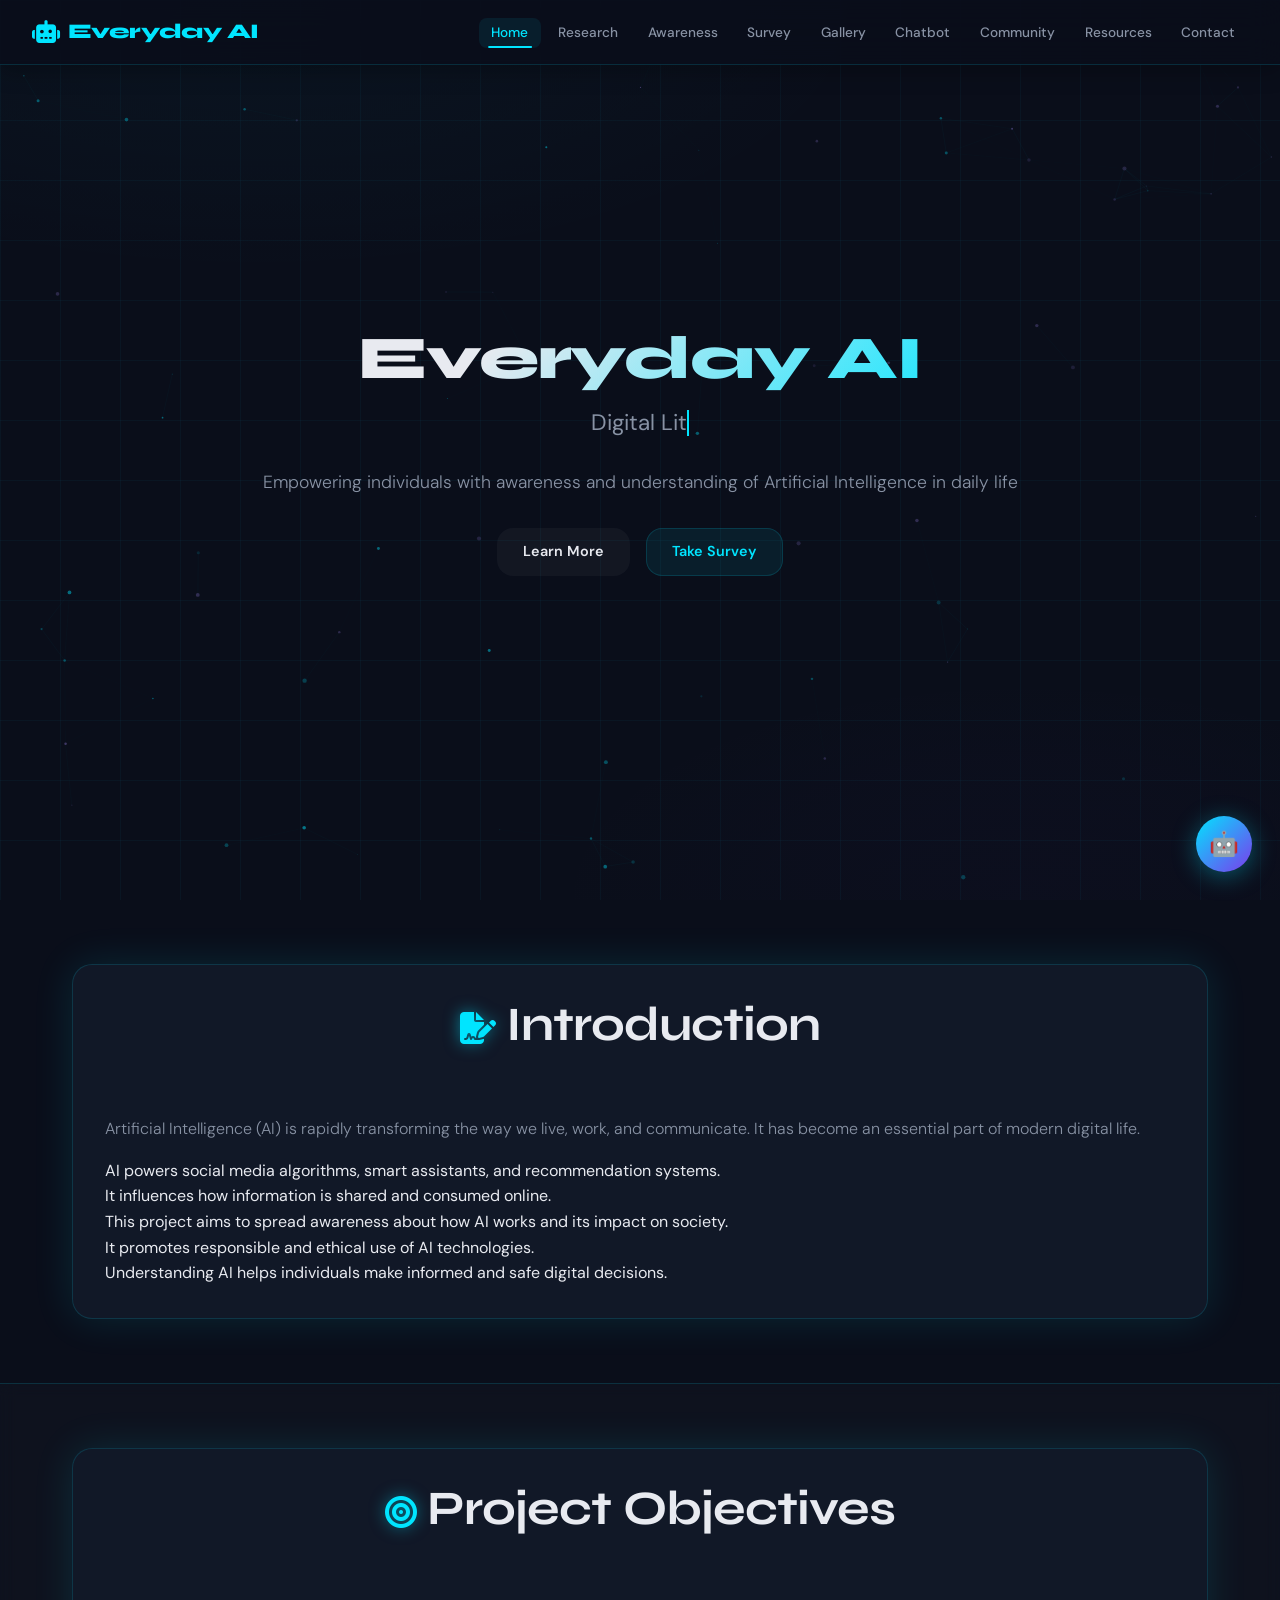
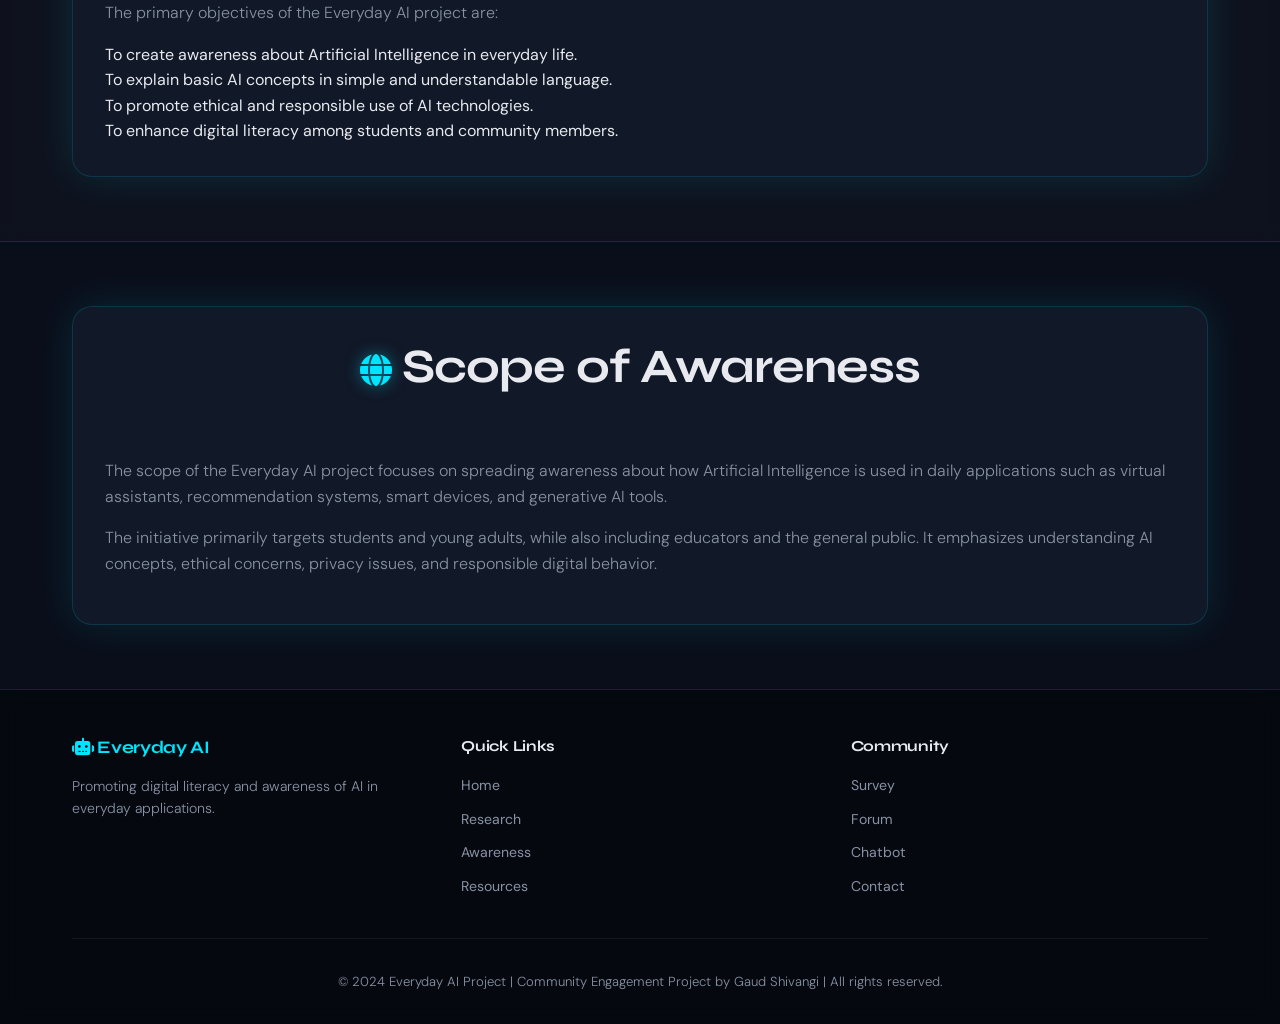
<file: index.html>
<!DOCTYPE html>
<html lang="en">
<head>
    <meta charset="UTF-8">
    <meta name="viewport" content="width=device-width, initial-scale=1.0">
    <meta name="description" content="Everyday AI: Digital Literacy Program on AI in Everyday Application - A Community Engagement Project">
    <meta name="author" content="Gaud Shivangi">
    <title>Everyday AI - Digital Literacy Program</title>
    <link rel="stylesheet" href="styles.css">
    <link rel="stylesheet" href="https://cdnjs.cloudflare.com/ajax/libs/font-awesome/6.4.0/css/all.min.css">
</head>
<body>
    <!-- Navigation -->
    <nav class="navbar">
        <div class="nav-container">
            <div class="logo">
                <i class="fas fa-robot"></i>
                <span>Everyday AI</span>
            </div>
            <ul class="nav-menu">
                <li><a href="index.html" class="active">Home</a></li>
                <li><a href="research.html">Research</a></li>
                <li><a href="awareness.html">Awareness</a></li>
                <li><a href="survey.html">Survey</a></li>
                <li><a href="gallery.html">Gallery</a></li>
                <li><a href="chatbot.html">Chatbot</a></li>
                <li><a href="community.html">Community</a></li>
                <li><a href="resources.html">Resources</a></li>
                <li><a href="contact.html">Contact</a></li>
            </ul>
            <div class="hamburger">
                <span></span>
                <span></span>
                <span></span>
            </div>
        </div>
    </nav>

    <section class="hero" id="home">

    <video autoplay muted loop playsinline class="hero-video">
        <source src="Video.mp4" type="video/mp4">
    </video>

   <div class="hero-content">
    <h1 class="fade-in">Everyday AI</h1>
    <h2 class="fade-in-delay-1">
        Digital Literacy Program on AI in Everyday Applications
    </h2>
    <p class="fade-in-delay-2">
        Empowering individuals with awareness and understanding of Artificial Intelligence in daily life
    </p>

    <!-- Buttons Added -->
    <div class="hero-buttons fade-in-delay-2">
        <a href="#introduction" class="btn">Learn More</a>
        <a href="survey.html" class="btn btn-secondary">Take Survey</a>
    </div>

</div>


    
</section>

<section class="section" id="introduction">
    <div class="container">
        <div class="glass-card">
            <div class="section-header">
                <h2><i class="fas fa-file-signature"></i> Introduction</h2>
            </div>
            <p>
                Artificial Intelligence (AI) is rapidly transforming the way we live, work, and communicate.
                It has become an essential part of modern digital life.
            </p>
            <ul>
                <li>AI powers social media algorithms, smart assistants, and recommendation systems.</li>
                <li>It influences how information is shared and consumed online.</li>
                <li>This project aims to spread awareness about how AI works and its impact on society.</li>
                <li>It promotes responsible and ethical use of AI technologies.</li>
                <li>Understanding AI helps individuals make informed and safe digital decisions.</li>
            </ul>
        </div>
    </div>
</section>


<!-- Objectives Section -->
<section class="section bg-alt" id="objectives">
    <div class="container">
        <div class="glass-card">
            <div class="section-header">
                <h2><i class="fas fa-bullseye"></i> Project Objectives</h2>
            </div>

            <p>
                The primary objectives of the Everyday AI project are:
            </p>

            <ul>
                <li>To create awareness about Artificial Intelligence in everyday life.</li>
                <li>To explain basic AI concepts in simple and understandable language.</li>
                <li>To promote ethical and responsible use of AI technologies.</li>
                <li>To enhance digital literacy among students and community members.</li>
            </ul>

        </div>
    </div>
</section>


    <!-- Scope Section -->
<section class="section" id="scope">
    <div class="container">
        <div class="glass-card">
            <div class="section-header">
                <h2><i class="fas fa-globe"></i> Scope of Awareness</h2>
            </div>

            <p>
                The scope of the Everyday AI project focuses on spreading awareness
                about how Artificial Intelligence is used in daily applications such as
                virtual assistants, recommendation systems, smart devices, and
                generative AI tools.
            </p>

            <p>
                The initiative primarily targets students and young adults,
                while also including educators and the general public.
                It emphasizes understanding AI concepts, ethical concerns,
                privacy issues, and responsible digital behavior.
            </p>

        </div>
    </div>
</section>

    
<!-- Footer -->
<footer class="footer">
    <div class="container">
        <div class="footer-content">
            <div class="footer-section">
                <h3><i class="fas fa-robot"></i> Everyday AI</h3>
                <p>Promoting digital literacy and awareness of AI in everyday applications.</p>
            </div>

            <div class="footer-section">
                <h4>Quick Links</h4>
                <ul>
                    <li><a href="index.html">Home</a></li>
                    <li><a href="research.html">Research</a></li>
                    <li><a href="awareness.html">Awareness</a></li>
                    <li><a href="resources.html">Resources</a></li>
                </ul>
            </div>

            <div class="footer-section">
                <h4>Community</h4>
                <ul>
                    <li><a href="survey.html">Survey</a></li>
                    <li><a href="community.html">Forum</a></li>
                    <li><a href="chatbot.html">Chatbot</a></li>
                    <li><a href="contact.html">Contact</a></li>
                </ul>
            </div>
        </div>

        <div class="footer-bottom">
            <p>&copy; 2024 Everyday AI Project | Community Engagement Project by Gaud Shivangi | All rights reserved.</p>
        </div>
    </div>
</footer>
    <script src="script.js"></script>
    <script src="chatbot-widget.js"></script>
</body>
</html>
</file>
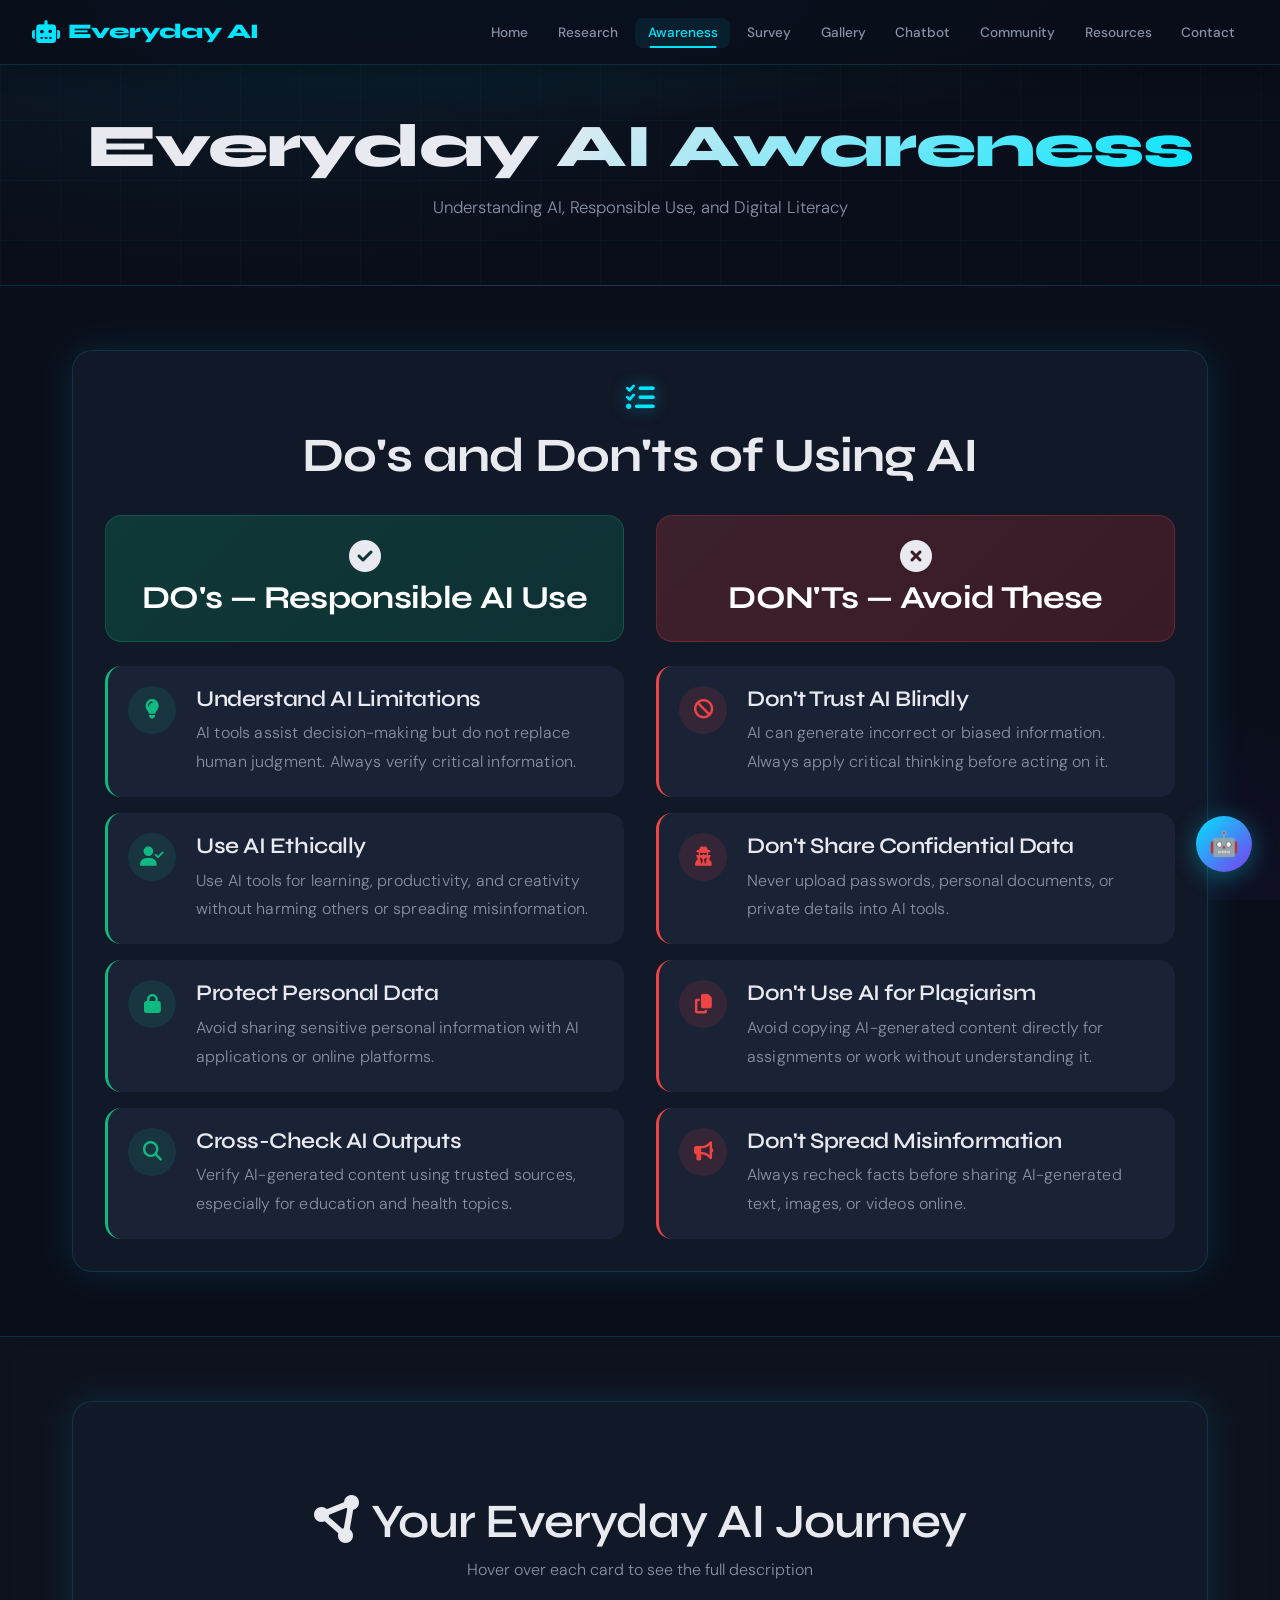
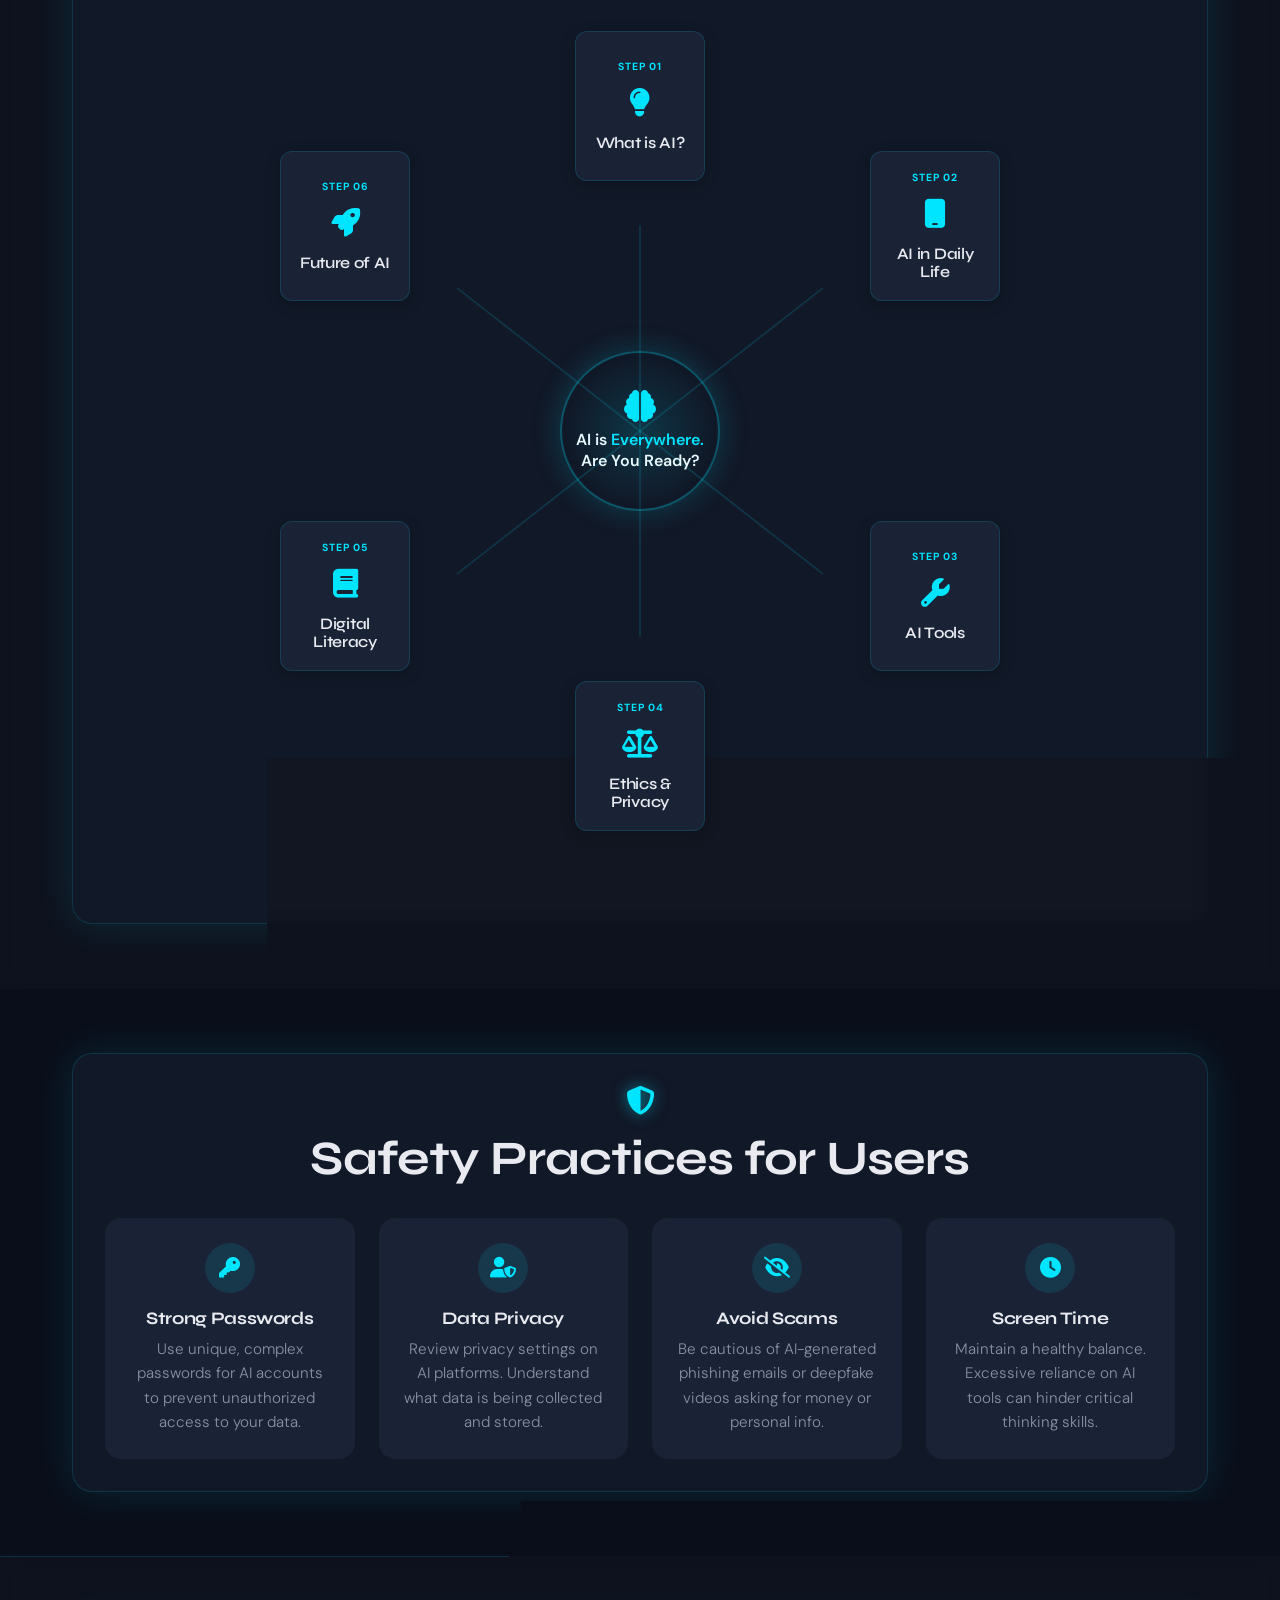
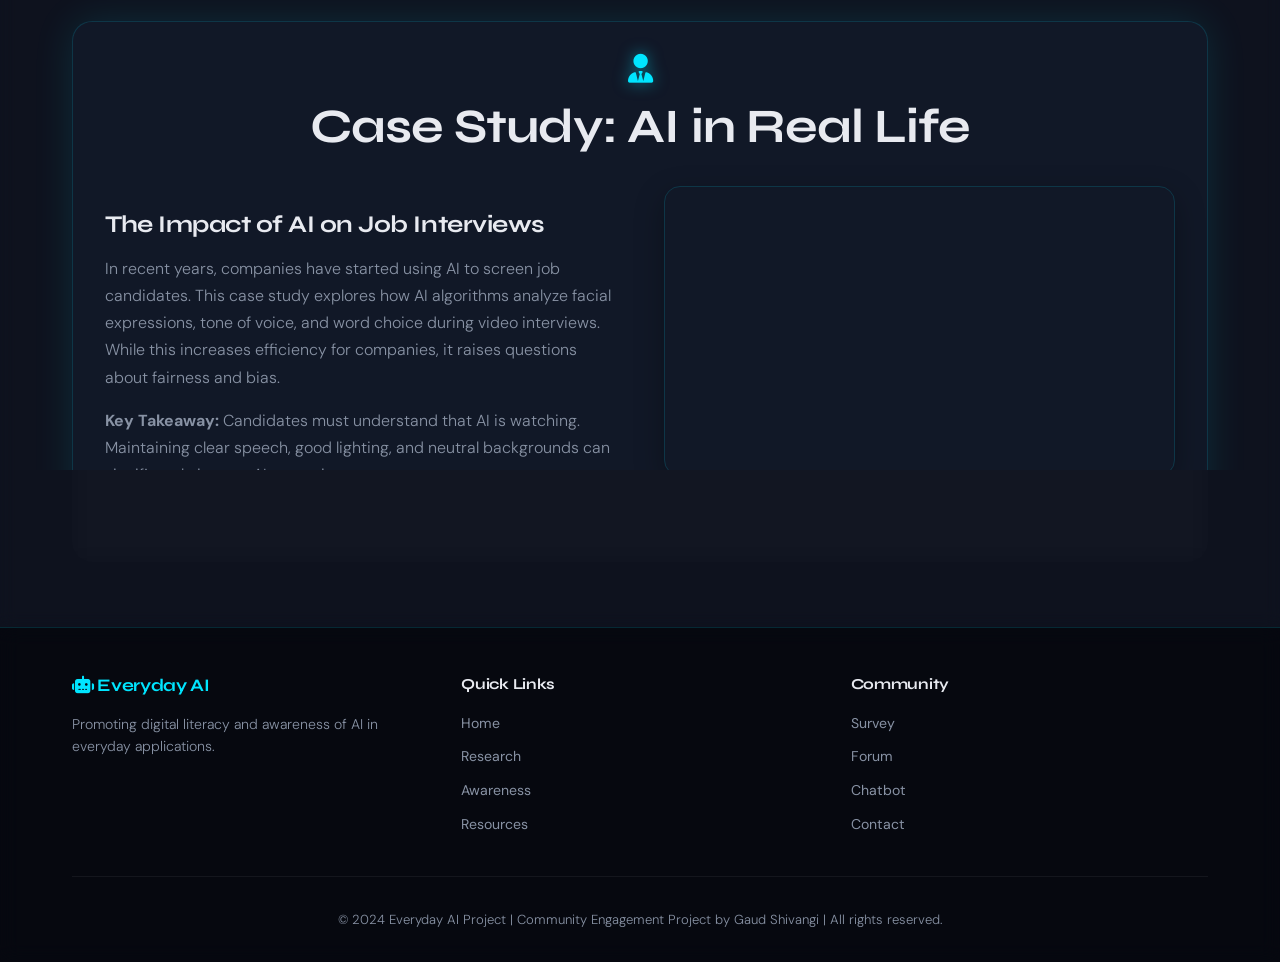
<file: awareness.html>
<!DOCTYPE html>
<html lang="en">
<head>
    <meta charset="UTF-8">
    <meta name="viewport" content="width=device-width, initial-scale=1.0">
    <meta name="description" content="Everyday AI Awareness Tips and Best Practices for AI Usage in Daily Life">
    <title>Awareness - Everyday AI</title>

    <!-- Google Fonts (Syne) -->
    <link rel="preconnect" href="https://fonts.googleapis.com">
    <link rel="preconnect" href="https://fonts.gstatic.com" crossorigin>
    <link href="https://fonts.googleapis.com/css2?family=Syne:wght@400;600;700;800&display=swap" rel="stylesheet">

    <!-- Font Awesome Icons -->
    <link rel="stylesheet" href="https://cdnjs.cloudflare.com/ajax/libs/font-awesome/6.4.0/css/all.min.css">

    <!-- Stylesheets -->
    <link rel="stylesheet" href="styles.css">
    <link rel="stylesheet" href="awareness.css">
</head>
<body>

   <!-- Navigation -->
    <nav class="navbar">
        <div class="nav-container">
            <div class="logo">
                 <i class="fas fa-robot"></i>
                <span>Everyday AI</span>
            </div>
            <ul class="nav-menu">
                <li><a href="index.html">Home</a></li>
                <li><a href="research.html">Research</a></li>
                <li><a href="awareness.html" class="active">Awareness</a></li>
                <li><a href="survey.html">Survey</a></li>
                <li><a href="gallery.html">Gallery</a></li>
                <li><a href="chatbot.html">Chatbot</a></li>
                <li><a href="community.html">Community</a></li>
                <li><a href="resources.html">Resources</a></li>
                <li><a href="contact.html">Contact</a></li>
            </ul>
            <div class="hamburger">
                <span></span><span></span><span></span>
            </div>
        </div>
    </nav>

    <!-- Page Header -->
    <section class="page-header">
        <div class="container">
            <h1 class="fade-in">Everyday AI <span class="text-accent">Awareness</span></h1>
            <p class="fade-in-delay-1">Understanding AI, Responsible Use, and Digital Literacy</p>
        </div>
    </section>

    <!-- SECTION 1: Do's and Don'ts -->
    <section class="section">
        <div class="container">
            <div class="glass-card">
                <div class="section-header">
                    <i class="fas fa-list-check"></i>
                    <h2>Do's and Don'ts of Using AI</h2>
                </div>

                <div class="dos-donts-grid">
                    <!-- Do's Column -->
                    <div class="dos-column">
                        <div class="column-header do-header">
                            <i class="fas fa-check-circle"></i>
                            <h3>DO's — Responsible AI Use</h3>
                        </div>
                        <div class="practice-list">
                            <div class="practice-item do-item">
                                <div class="practice-icon"><i class="fas fa-lightbulb"></i></div>
                                <div class="practice-content">
                                    <h4>Understand AI Limitations</h4>
                                    <p>AI tools assist decision-making but do not replace human judgment. Always verify critical information.</p>
                                </div>
                            </div>
                            <div class="practice-item do-item">
                                <div class="practice-icon"><i class="fas fa-user-check"></i></div>
                                <div class="practice-content">
                                    <h4>Use AI Ethically</h4>
                                    <p>Use AI tools for learning, productivity, and creativity without harming others or spreading misinformation.</p>
                                </div>
                            </div>
                            <div class="practice-item do-item">
                                <div class="practice-icon"><i class="fas fa-lock"></i></div>
                                <div class="practice-content">
                                    <h4>Protect Personal Data</h4>
                                    <p>Avoid sharing sensitive personal information with AI applications or online platforms.</p>
                                </div>
                            </div>
                            <div class="practice-item do-item">
                                <div class="practice-icon"><i class="fas fa-search"></i></div>
                                <div class="practice-content">
                                    <h4>Cross-Check AI Outputs</h4>
                                    <p>Verify AI-generated content using trusted sources, especially for education and health topics.</p>
                                </div>
                            </div>
                        </div>
                    </div>

                    <!-- Don'ts Column -->
                    <div class="donts-column">
                        <div class="column-header dont-header">
                            <i class="fas fa-times-circle"></i>
                            <h3>DON'Ts — Avoid These</h3>
                        </div>
                        <div class="practice-list">
                            <div class="practice-item dont-item">
                                <div class="practice-icon"><i class="fas fa-ban"></i></div>
                                <div class="practice-content">
                                    <h4>Don't Trust AI Blindly</h4>
                                    <p>AI can generate incorrect or biased information. Always apply critical thinking before acting on it.</p>
                                </div>
                            </div>
                            <div class="practice-item dont-item">
                                <div class="practice-icon"><i class="fas fa-user-secret"></i></div>
                                <div class="practice-content">
                                    <h4>Don't Share Confidential Data</h4>
                                    <p>Never upload passwords, personal documents, or private details into AI tools.</p>
                                </div>
                            </div>
                            <div class="practice-item dont-item">
                                <div class="practice-icon"><i class="fas fa-copy"></i></div>
                                <div class="practice-content">
                                    <h4>Don't Use AI for Plagiarism</h4>
                                    <p>Avoid copying AI-generated content directly for assignments or work without understanding it.</p>
                                </div>
                            </div>
                            <div class="practice-item dont-item">
                                <div class="practice-icon"><i class="fas fa-bullhorn"></i></div>
                                <div class="practice-content">
                                    <h4>Don't Spread Misinformation</h4>
                                    <p>Always recheck facts before sharing AI-generated text, images, or videos online.</p>
                                </div>
                            </div>
                        </div>
                    </div>
                </div>
            </div>
        </div>
    </section>

    <!-- SECTION 2: Step-by-Step Guide (Circle Cards) -->
    <section class="section bg-alt">
        <div class="container">
            <div class="glass-card">
                <div class="circle-section">
                    <div class="circle-guide-header">
                        <h2><i class="fas fa-circle-nodes"></i> Your Everyday AI Journey</h2>
                        <p>Hover over each card to see the full description</p>
                    </div>

                    <div class="circle-layout">
                        <!-- SVG Connectors -->
                        <svg class="connectors" viewBox="0 0 700 700" xmlns="http://www.w3.org/2000/svg">
                            <line class="connector-line" x1="350" y1="350" x2="350" y2="170"/>
                            <line class="connector-line" x1="350" y1="350" x2="510" y2="225"/>
                            <line class="connector-line" x1="350" y1="350" x2="510" y2="475"/>
                            <line class="connector-line" x1="350" y1="350" x2="350" y2="530"/>
                            <line class="connector-line" x1="350" y1="350" x2="190" y2="475"/>
                            <line class="connector-line" x1="350" y1="350" x2="190" y2="225"/>
                        </svg>

                        <!-- Center Circle (Text Only) -->
                        <div class="circle-center">
                            <div class="center-content">
                                <i class="fas fa-brain center-icon"></i>
                                <div class="center-slogan">AI is <span>Everywhere.</span><br>Are You Ready?</div>
                            </div>
                        </div>

                        <!-- Step 1 Top -->
                        <div class="circle-item pos-1">
                            <div class="flip-card">
                                <div class="flip-card-inner">
                                    <div class="flip-card-front">
                                        <div class="step-num">STEP 01</div>
                                        <div class="flip-icon"><i class="fas fa-lightbulb"></i></div>
                                        <h3>What is AI?</h3>
                                    </div>
                                    <div class="flip-card-back">
                                        <h4>Understanding AI</h4>
                                        <p>AI enables machines to learn, think, and make decisions — powering voice assistants, recommendations, and smart cameras.</p>
                                    </div>
                                </div>
                            </div>
                        </div>

                        <!-- Step 2 Top Right -->
                        <div class="circle-item pos-2">
                            <div class="flip-card">
                                <div class="flip-card-inner">
                                    <div class="flip-card-front">
                                        <div class="step-num">STEP 02</div>
                                        <div class="flip-icon"><i class="fas fa-mobile"></i></div>
                                        <h3>AI in Daily Life</h3>
                                    </div>
                                    <div class="flip-card-back">
                                        <h4>Daily Usage</h4>
                                        <p>Spotify playlists, Maps routes, email spam filters — AI shapes your day from the moment you wake up.</p>
                                    </div>
                                </div>
                            </div>
                        </div>

                        <!-- Step 3 Bottom Right -->
                        <div class="circle-item pos-3">
                            <div class="flip-card">
                                <div class="flip-card-inner">
                                    <div class="flip-card-front">
                                        <div class="step-num">STEP 03</div>
                                        <div class="flip-icon"><i class="fas fa-wrench"></i></div>
                                        <h3>AI Tools</h3>
                                    </div>
                                    <div class="flip-card-back">
                                        <h4>Popular Tools</h4>
                                        <p>ChatGPT, Gemini, Grammarly — tools that help anyone write better, design faster, and learn smarter.</p>
                                    </div>
                                </div>
                            </div>
                        </div>

                        <!-- Step 4 Bottom -->
                        <div class="circle-item pos-4">
                            <div class="flip-card">
                                <div class="flip-card-inner">
                                    <div class="flip-card-front">
                                        <div class="step-num">STEP 04</div>
                                        <div class="flip-icon"><i class="fas fa-scale-balanced"></i></div>
                                        <h3>Ethics & Privacy</h3>
                                    </div>
                                    <div class="flip-card-back">
                                        <h4>Stay Ethical</h4>
                                        <p>Understand data privacy, algorithm bias, and deepfakes. Critical thinking is your best defense.</p>
                                    </div>
                                </div>
                            </div>
                        </div>

                        <!-- Step 5 Bottom Left -->
                        <div class="circle-item pos-5">
                            <div class="flip-card">
                                <div class="flip-card-inner">
                                    <div class="flip-card-front">
                                        <div class="step-num">STEP 05</div>
                                        <div class="flip-icon"><i class="fas fa-book"></i></div>
                                        <h3>Digital Literacy</h3>
                                    </div>
                                    <div class="flip-card-back">
                                        <h4>Be Literate</h4>
                                        <p>Use technology safely and responsibly — spotting fake content and verifying information.</p>
                                    </div>
                                </div>
                            </div>
                        </div>

                        <!-- Step 6 Top Left -->
                        <div class="circle-item pos-6">
                            <div class="flip-card">
                                <div class="flip-card-inner">
                                    <div class="flip-card-front">
                                        <div class="step-num">STEP 06</div>
                                        <div class="flip-icon"><i class="fas fa-rocket"></i></div>
                                        <h3>Future of AI</h3>
                                    </div>
                                    <div class="flip-card-back">
                                        <h4>Future Ready</h4>
                                        <p>AI is reshaping careers and society. Learning to work with AI is the most valuable skill today.</p>
                                    </div>
                                </div>
                            </div>
                        </div>

                    </div><!-- end circle-layout -->
                </div><!-- end circle-section -->
            </div>
        </div>
    </section>

    <!-- SECTION 3: Safety Practices -->
    <section class="section">
        <div class="container">
            <div class="glass-card">
                <div class="section-header">
                    <i class="fas fa-shield-halved"></i>
                    <h2>Safety Practices for Users</h2>
                </div>
                
                <div class="safety-grid">
                    <div class="safety-item">
                        <div class="safety-icon"><i class="fas fa-key"></i></div>
                        <div class="safety-content">
                            <h4>Strong Passwords</h4>
                            <p>Use unique, complex passwords for AI accounts to prevent unauthorized access to your data.</p>
                        </div>
                    </div>
                    <div class="safety-item">
                        <div class="safety-icon"><i class="fas fa-user-shield"></i></div>
                        <div class="safety-content">
                            <h4>Data Privacy</h4>
                            <p>Review privacy settings on AI platforms. Understand what data is being collected and stored.</p>
                        </div>
                    </div>
                    <div class="safety-item">
                        <div class="safety-icon"><i class="fas fa-eye-slash"></i></div>
                        <div class="safety-content">
                            <h4>Avoid Scams</h4>
                            <p>Be cautious of AI-generated phishing emails or deepfake videos asking for money or personal info.</p>
                        </div>
                    </div>
                    <div class="safety-item">
                        <div class="safety-icon"><i class="fas fa-clock"></i></div>
                        <div class="safety-content">
                            <h4>Screen Time</h4>
                            <p>Maintain a healthy balance. Excessive reliance on AI tools can hinder critical thinking skills.</p>
                        </div>
                    </div>
                </div>
            </div>
        </div>
    </section>

    <!-- SECTION 4: Case Study -->
    <section class="section bg-alt">
        <div class="container">
            <div class="glass-card">
                <div class="section-header">
                    <i class="fas fa-user-tie"></i>
                    <h2>Case Study: AI in Real Life</h2>
                </div>

                <div class="case-study-content">
                    <div class="case-text">
                        <h3>The Impact of AI on Job Interviews</h3>
                        <p>
                            In recent years, companies have started using AI to screen job candidates. This case study explores how 
                            AI algorithms analyze facial expressions, tone of voice, and word choice during video interviews. 
                            While this increases efficiency for companies, it raises questions about fairness and bias.
                        </p>
                        <p>
                            <strong>Key Takeaway:</strong> Candidates must understand that AI is watching. Maintaining clear speech, 
                            good lighting, and neutral backgrounds can significantly impact AI screening scores.
                        </p>
                    </div>
                    
                    <div class="case-video">
                        <div class="video-placeholder">
                            <!-- Replace src with your actual video link -->
                            <iframe width="560" height="315" src="https://www.youtube.com/embed/GjZlNmEynv4?si=i5eexzlrSEpxERYC&amp;start=8" title="YouTube video player" frameborder="0" allow="accelerometer; autoplay; clipboard-write; encrypted-media; gyroscope; picture-in-picture; web-share" referrerpolicy="strict-origin-when-cross-origin" allowfullscreen></iframe>
                           
                        
                        </div>
                        <p class="video-caption">Experts discuss the ethical implications of AI in recruitment.</p>
                    </div>
                </div>
            </div>
        </div>
    </section>

   <!-- Footer -->
<footer class="footer">
    <div class="container">
        <div class="footer-content">
            <div class="footer-section">
                <h3><i class="fas fa-robot"></i> Everyday AI</h3>
                <p>Promoting digital literacy and awareness of AI in everyday applications.</p>
            </div>

            <div class="footer-section">
                <h4>Quick Links</h4>
                <ul>
                    <li><a href="index.html">Home</a></li>
                    <li><a href="research.html">Research</a></li>
                    <li><a href="awareness.html">Awareness</a></li>
                    <li><a href="resources.html">Resources</a></li>
                </ul>
            </div>

            <div class="footer-section">
                <h4>Community</h4>
                <ul>
                    <li><a href="survey.html">Survey</a></li>
                    <li><a href="community.html">Forum</a></li>
                    <li><a href="chatbot.html">Chatbot</a></li>
                    <li><a href="contact.html">Contact</a></li>
                </ul>
            </div>
        </div>

        <div class="footer-bottom">
            <p>&copy; 2024 Everyday AI Project | Community Engagement Project by Gaud Shivangi | All rights reserved.</p>
        </div>
    </div>
</footer>

    <script src="script.js"></script>
    <script src="awareness.js"></script>
    <script src="chatbot-widget.js"></script>
    
</body>
</html>
</file>
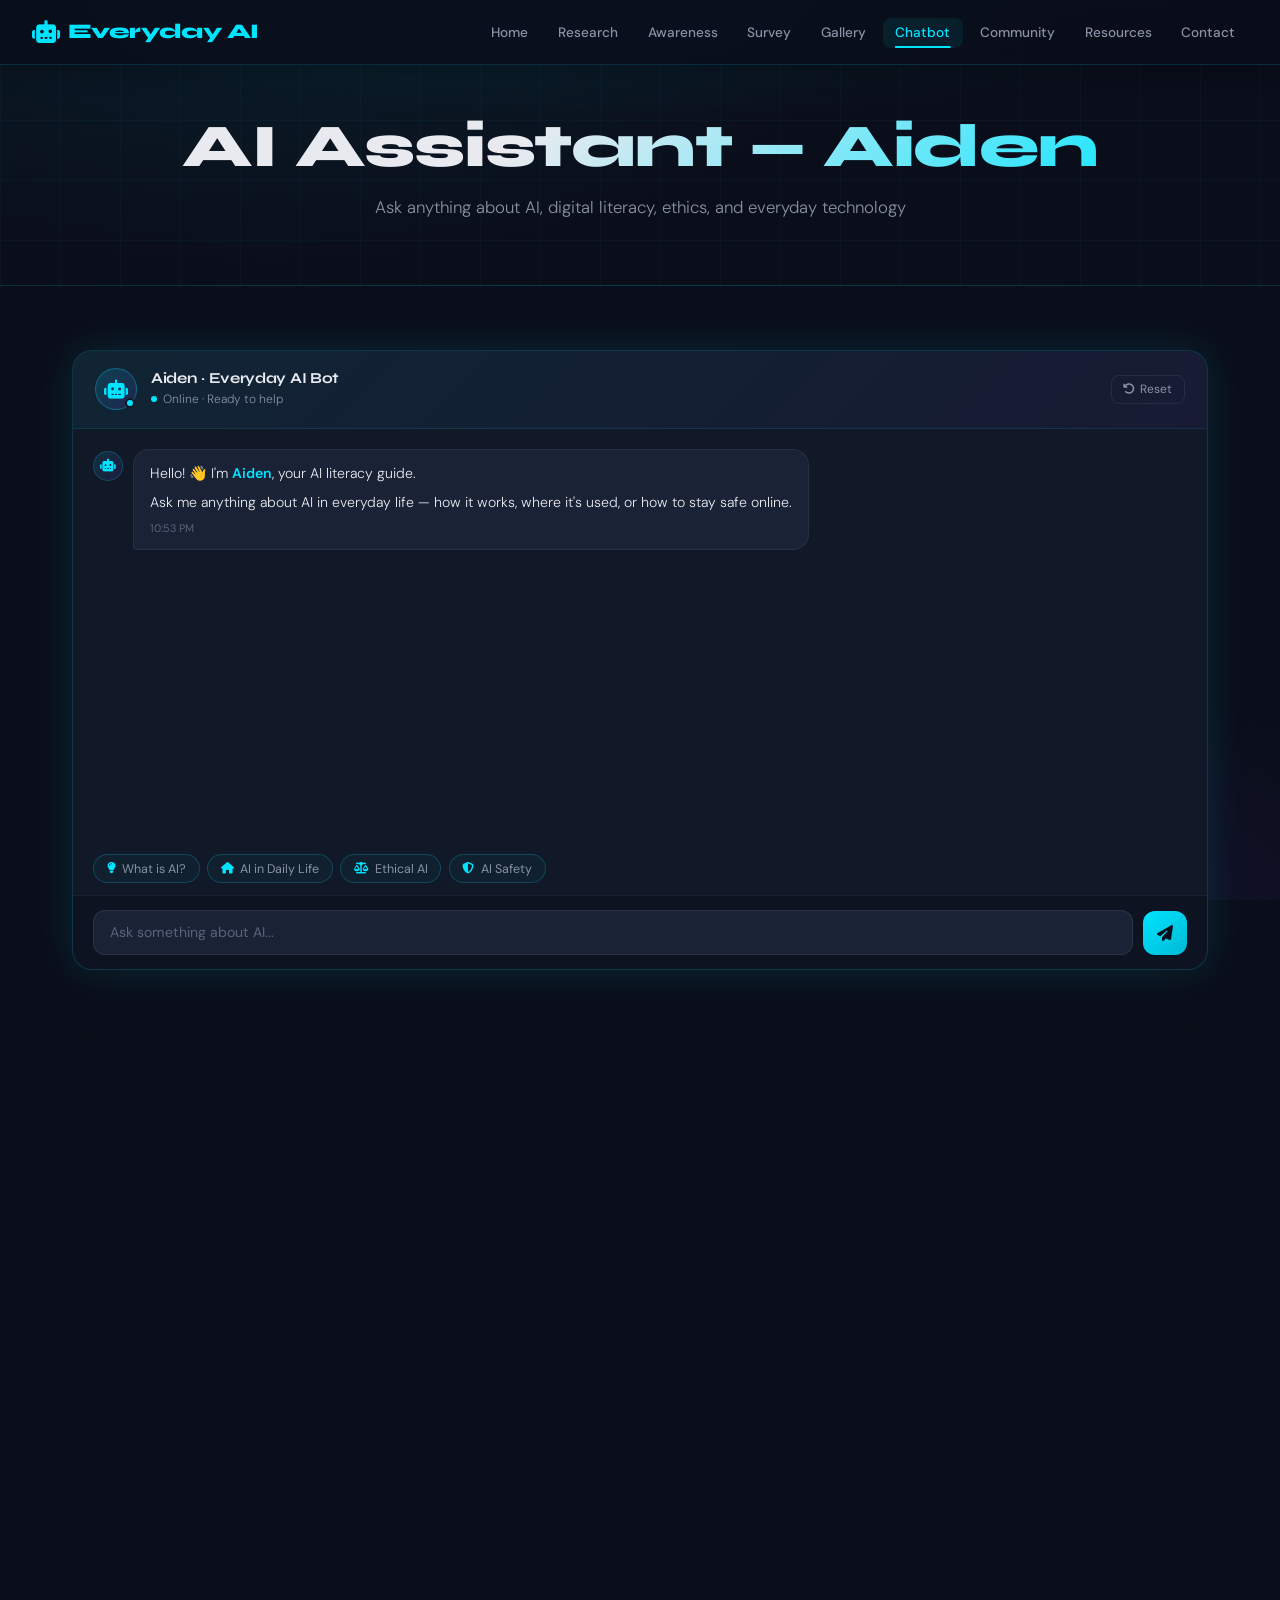
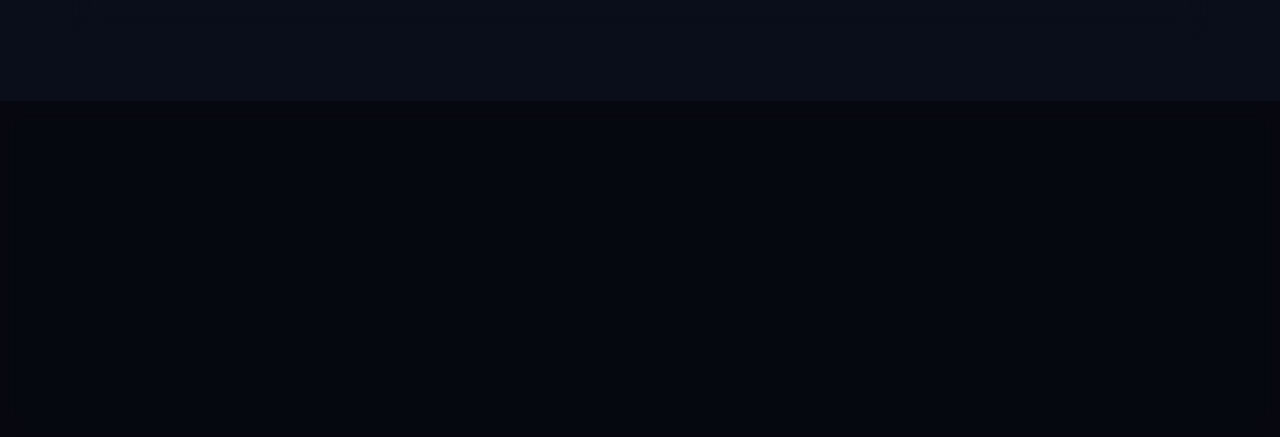
<file: chatbot.html>
<!DOCTYPE html>
<html lang="en">
<head>
    <meta charset="UTF-8">
    <meta name="viewport" content="width=device-width, initial-scale=1.0">
    <meta name="description" content="Interactive AI Assistant for Everyday AI Awarenessa and Digital Literacy">
    <title>Chatbot - Everyday AI</title>
    <link rel="stylesheet" href="styles.css">
    <link rel="stylesheet" href="chatbot.css">  
<link rel="stylesheet" href="https://cdnjs.cloudflare.com/ajax/libs/font-awesome/6.4.0/css/all.min.css">     
</head>
<body>

    <!-- Navigation -->
    <nav class="navbar">
        <div class="nav-container">
            <div class="logo">
                <i class="fas fa-robot"></i>
                <span>Everyday AI</span>
            </div>
            <ul class="nav-menu">
                <li><a href="index.html">Home</a></li>
                <li><a href="research.html">Research</a></li>
                <li><a href="awareness.html">Awareness</a></li>
                <li><a href="survey.html">Survey</a></li>
                <li><a href="gallery.html">Gallery</a></li>
                <li><a href="chatbot.html" class="active">Chatbot</a></li>
                <li><a href="community.html">Community</a></li>
                <li><a href="resources.html">Resources</a></li>
                <li><a href="contact.html">Contact</a></li>
            </ul>
            <div class="hamburger">
                <span></span><span></span><span></span>
            </div>
        </div>
    </nav>

  <!-- Page Header -->
<section class="page-header">
    <div class="container">
        <h1 class="fade-in">AI Assistant — <span class="text-accent">Aiden</span></h1>
        <p class="fade-in-delay-1">Ask anything about AI, digital literacy, ethics, and everyday technology</p>
    </div>
</section>

    <!-- Chatbot & FAQ Section -->
    <section class="section">
        <div class="container">
            <div class="chatbot-wrapper">

                <!-- Chat Interface -->
                <div class="chat-interface glass-card">
                    <div class="chat-header">
                        <div class="bot-avatar">
                            <i class="fas fa-robot"></i>
                        </div>
                        <div class="bot-info">
                            <h3>Aiden · Everyday AI Bot</h3>
                            <p class="bot-status">
                                <span class="status-dot"></span> Online · Ready to help
                            </p>
                        </div>
                        <button class="clear-chat" onclick="clearChat()">
                            <i class="fas fa-rotate-left"></i> Reset
                        </button>
                    </div>

                    <div class="chat-messages" id="chatMessages">
                        <div class="message bot-message">
                            <div class="message-avatar"><i class="fas fa-robot"></i></div>
                            <div class="message-content">
                                <p>Hello! 👋 I'm <strong>Aiden</strong>, your AI literacy guide.</p>
                                <p>Ask me anything about AI in everyday life — how it works, where it's used, or how to stay safe online.</p>
                                <span class="msg-time" id="welcome-time"></span>
                            </div>
                        </div>
                    </div>

                    <div class="quick-options" id="quickOptions">
                        <button class="quick-option" onclick="askQuestion('What is Artificial Intelligence?')">
                            <i class="fas fa-lightbulb"></i> What is AI?
                        </button>
                        <button class="quick-option" onclick="askQuestion('How is AI used in daily life?')">
                            <i class="fas fa-house"></i> AI in Daily Life
                        </button>
                        <button class="quick-option" onclick="askQuestion('What are ethical AI practices?')">
                            <i class="fas fa-scale-balanced"></i> Ethical AI
                        </button>
                        <button class="quick-option" onclick="askQuestion('How to use AI safely?')">
                            <i class="fas fa-shield-alt"></i> AI Safety
                        </button>
                    </div>

                    <div class="chat-input-container">
                        <textarea
                            id="chatInput"
                            class="chat-input"
                            placeholder="Ask something about AI..."
                            rows="1"
                            autocomplete="off"
                        ></textarea>
                        <button class="send-button" id="sendBtn" onclick="sendMessage()">
                            <i class="fas fa-paper-plane"></i>
                        </button>
                    </div>
                </div>

                <!-- FAQ Section -->
                <div class="faq-sidebar glass-card">
                    <div class="section-header">
                        <i class="fas fa-circle-question"></i>
                        <h2>Frequently Asked Questions</h2>
                    </div>

                    <div class="faq-list">

                        <div class="faq-item">
                            <button class="faq-question">
                                <span>What is Artificial Intelligence?</span>
                                <i class="fas fa-chevron-down"></i>
                            </button>
                            <div class="faq-answer">
                                <p>Artificial Intelligence (AI) is technology that enables machines to simulate human intelligence — learning from data, recognizing patterns, making decisions, and understanding language. It powers tools like Google Maps, voice assistants, and recommendation systems.</p>
                            </div>
                        </div>

                        <div class="faq-item">
                            <button class="faq-question">
                                <span>How is AI used in everyday life?</span>
                                <i class="fas fa-chevron-down"></i>
                            </button>
                            <div class="faq-answer">
                                <p>AI is present in your daily routine — YouTube and Netflix recommendations, Google Maps traffic prediction, face unlock on smartphones, email spam filters, autocorrect, and online shopping suggestions all use AI behind the scenes.</p>
                            </div>
                        </div>

                        <div class="faq-item">
                            <button class="faq-question">
                                <span>Do I need technical knowledge to use AI tools?</span>
                                <i class="fas fa-chevron-down"></i>
                            </button>
                            <div class="faq-answer">
                                <p>No technical knowledge is required. Most AI tools today are designed for everyday users with simple interfaces. Tools like ChatGPT, Grammarly, and Google Gemini can be used by anyone with basic computer skills.</p>
                            </div>
                        </div>

                        <div class="faq-item">
                            <button class="faq-question">
                                <span>Is AI safe to use?</span>
                                <i class="fas fa-chevron-down"></i>
                            </button>
                            <div class="faq-answer">
                                <p>AI tools are generally safe when used responsibly. Avoid sharing sensitive personal information, use trusted platforms, and always verify important AI-generated content with reliable sources before acting on it.</p>
                            </div>
                        </div>

                        <div class="faq-item">
                            <button class="faq-question">
                                <span>What are ethical AI practices?</span>
                                <i class="fas fa-chevron-down"></i>
                            </button>
                            <div class="faq-answer">
                                <p>Ethical AI means using AI fairly, transparently, and responsibly. This includes being aware of algorithm bias, protecting user privacy, avoiding misuse of AI-generated content, and thinking critically before trusting AI outputs.</p>
                            </div>
                        </div>

                        <div class="faq-item">
                            <button class="faq-question">
                                <span>How can I protect my data privacy with AI?</span>
                                <i class="fas fa-chevron-down"></i>
                            </button>
                            <div class="faq-answer">
                                <p>Never share passwords, ID numbers, or sensitive documents with AI tools. Read the privacy policy of any app you use, stick to well-known platforms, and be cautious about what photos or personal information you upload.</p>
                            </div>
                        </div>

                        <div class="faq-item">
                            <button class="faq-question">
                                <span>Why does AI sometimes give wrong answers?</span>
                                <i class="fas fa-chevron-down"></i>
                            </button>
                            <div class="faq-answer">
                                <p>AI can generate incorrect information — a phenomenon called "hallucination." This happens because AI predicts responses based on patterns in training data rather than truly understanding facts. Always verify AI answers with trusted sources.</p>
                            </div>
                        </div>

                        <div class="faq-item">
                            <button class="faq-question">
                                <span>How can AI help students?</span>
                                <i class="fas fa-chevron-down"></i>
                            </button>
                            <div class="faq-answer">
                                <p>AI can help students by explaining difficult concepts simply, proofreading writing, translating languages, solving math step-by-step, and organizing study schedules. However, it should be used as a learning aid — not a replacement for your own thinking.</p>
                            </div>
                        </div>

                        <div class="faq-item">
                            <button class="faq-question">
                                <span>What is a deepfake and how do I spot one?</span>
                                <i class="fas fa-chevron-down"></i>
                            </button>
                            <div class="faq-answer">
                                <p>A deepfake is AI-generated fake video or image that makes a real person appear to say or do something they never did. To spot one — look for unnatural blinking, blurry edges around the face, or inconsistent lighting. Always verify shocking content before sharing.</p>
                            </div>
                        </div>

                        <div class="faq-item">
                            <button class="faq-question">
                                <span>Will AI replace human jobs?</span>
                                <i class="fas fa-chevron-down"></i>
                            </button>
                            <div class="faq-answer">
                                <p>AI is changing jobs rather than simply replacing them. While some repetitive tasks are being automated, new AI-related roles are being created. Skills like creativity, critical thinking, and empathy remain uniquely human — learning to work with AI is the best approach.</p>
                            </div>
                        </div>

                    </div>
                </div>
            </div>
        </div>
    </section>

    <!-- Footer -->
<footer class="footer">
    <div class="container">
        <div class="footer-content">
            <div class="footer-section">
                <h3><i class="fas fa-robot"></i> Everyday AI</h3>
                <p>Promoting digital literacy and awareness of AI in everyday applications.</p>
            </div>

            <div class="footer-section">
                <h4>Quick Links</h4>
                <ul>
                    <li><a href="index.html">Home</a></li>
                    <li><a href="research.html">Research</a></li>
                    <li><a href="awareness.html">Awareness</a></li>
                    <li><a href="resources.html">Resources</a></li>
                </ul>
            </div>

            <div class="footer-section">
                <h4>Community</h4>
                <ul>
                    <li><a href="survey.html">Survey</a></li>
                    <li><a href="community.html">Forum</a></li>
                    <li><a href="chatbot.html">Chatbot</a></li>
                    <li><a href="contact.html">Contact</a></li>
                </ul>
            </div>
        </div>

        <div class="footer-bottom">
            <p>&copy; 2024 Everyday AI Project | Community Engagement Project by Gaud Shivangi | All rights reserved.</p>
        </div>
    </div>
</footer>

    <script src="script.js"></script>
    <script src="chatbot.js"></script>
</body>
</html>
</file>
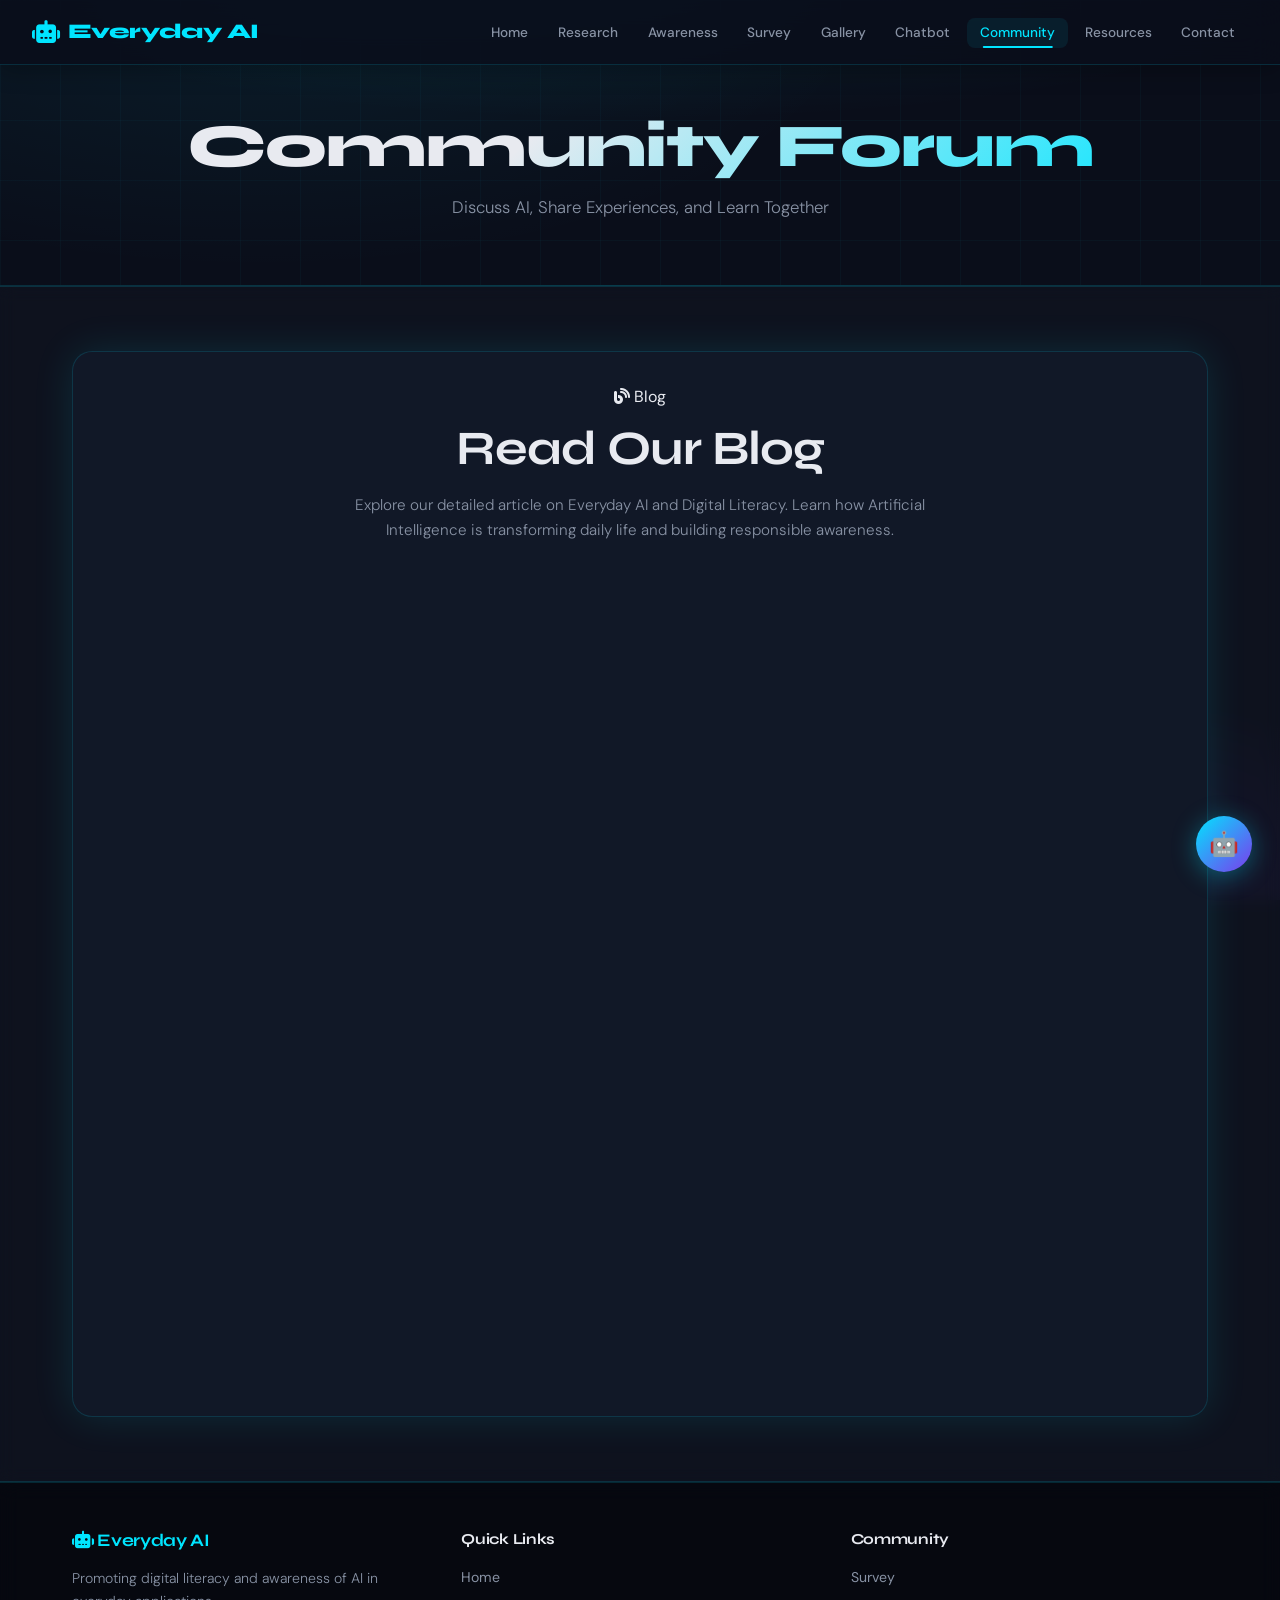
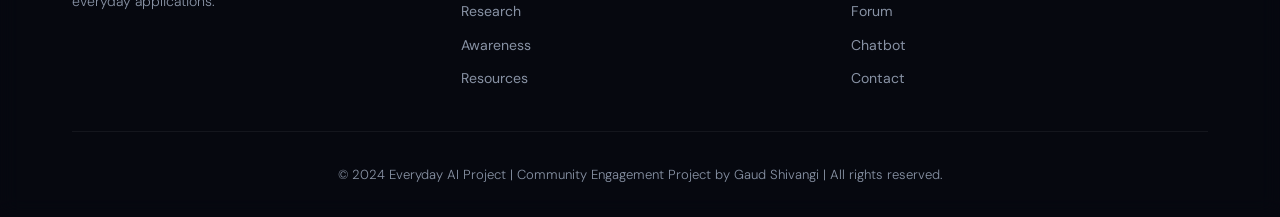
<file: community.html>
<!DOCTYPE html>
<html lang="en">
<head>
    <meta charset="UTF-8">
    <meta name="viewport" content="width=device-width, initial-scale=1.0">
    <meta name="description" content="Community Forum for AI Awareness and Digital Literacy - Everyday AI">
    <title>Community Forum - Everyday AI</title>
    <link rel="stylesheet" href="styles.css">
    <link rel="stylesheet" href="community.css">
<link rel="stylesheet" href="https://cdnjs.cloudflare.com/ajax/libs/font-awesome/6.4.0/css/all.min.css">
</head>
<body>
    <!-- Navigation -->
    <nav class="navbar">
        <div class="nav-container">
            <div class="logo">
                <i class="fas fa-robot"></i>
                <span>Everyday AI</span>
            </div>
            <ul class="nav-menu">
                <li><a href="index.html">Home</a></li>
                <li><a href="research.html">Research</a></li>
                <li><a href="awareness.html">Awareness</a></li>
                <li><a href="survey.html">Survey</a></li>
                <li><a href="gallery.html">Gallery</a></li>
                <li><a href="chatbot.html">Chatbot</a></li>
                <li><a href="community.html" class="active">Community</a></li>
                <li><a href="resources.html">Resources</a></li>
                <li><a href="contact.html">Contact</a></li>
            </ul>
            <div class="hamburger">
                <span></span>
                <span></span>
                <span></span>
            </div>
        </div>
    </nav>

    <!-- Page Header -->
    <section class="page-header">
        <div class="container">
            <h1 class="fade-in">Community Forum</h1>
            <p class="fade-in-delay-1">Discuss AI, Share Experiences, and Learn Together</p>
        </div>
    </section>

   <section class="section bg-alt">
    <div class="container">
        <div class="glass-card">

            <!-- Intro Text -->
            <div style="text-align:center; margin-bottom:2rem;">
                <div class="section-label" style="justify-content:center; margin-bottom:0.75rem;">
                    <i class="fas fa-blog"></i> Blog
                </div>
                <h2>Read Our Blog</h2>
                <p style="color:var(--text-secondary); max-width:600px; margin:0.75rem auto 0; font-size:0.95rem; line-height:1.7;">
                    Explore our detailed article on Everyday AI and Digital Literacy.
                    Learn how Artificial Intelligence is transforming daily life and building responsible awareness.
                </p>
            </div>

            <!-- Blog Embed -->
            <div style="max-width:1000px; margin:0 auto;">
                <div class="form-wrapper">
                    <iframe
                        src="https://shivangicepeverydayai.blogspot.com/2026/02/everyday-ai-digital-literacy-program-on.html"
                        width="100%"
                        height="800"
                        frameborder="0">
                    </iframe>
                </div>
            </div>

        </div>
    </div>
</section>


   
    <!-- Footer -->
<footer class="footer">
    <div class="container">
        <div class="footer-content">
            <div class="footer-section">
                <h3><i class="fas fa-robot"></i> Everyday AI</h3>
                <p>Promoting digital literacy and awareness of AI in everyday applications.</p>
            </div>

            <div class="footer-section">
                <h4>Quick Links</h4>
                <ul>
                    <li><a href="index.html">Home</a></li>
                    <li><a href="research.html">Research</a></li>
                    <li><a href="awareness.html">Awareness</a></li>
                    <li><a href="resources.html">Resources</a></li>
                </ul>
            </div>

            <div class="footer-section">
                <h4>Community</h4>
                <ul>
                    <li><a href="survey.html">Survey</a></li>
                    <li><a href="community.html">Forum</a></li>
                    <li><a href="chatbot.html">Chatbot</a></li>
                    <li><a href="contact.html">Contact</a></li>
                </ul>
            </div>
        </div>

        <div class="footer-bottom">
            <p>&copy; 2024 Everyday AI Project | Community Engagement Project by Gaud Shivangi | All rights reserved.</p>
        </div>
    </div>
</footer>

    <script src="script.js"></script>
    <script src="community.js"></script>
    <script src="chatbot-widget.js"></script>
</body>
</html>
</file>
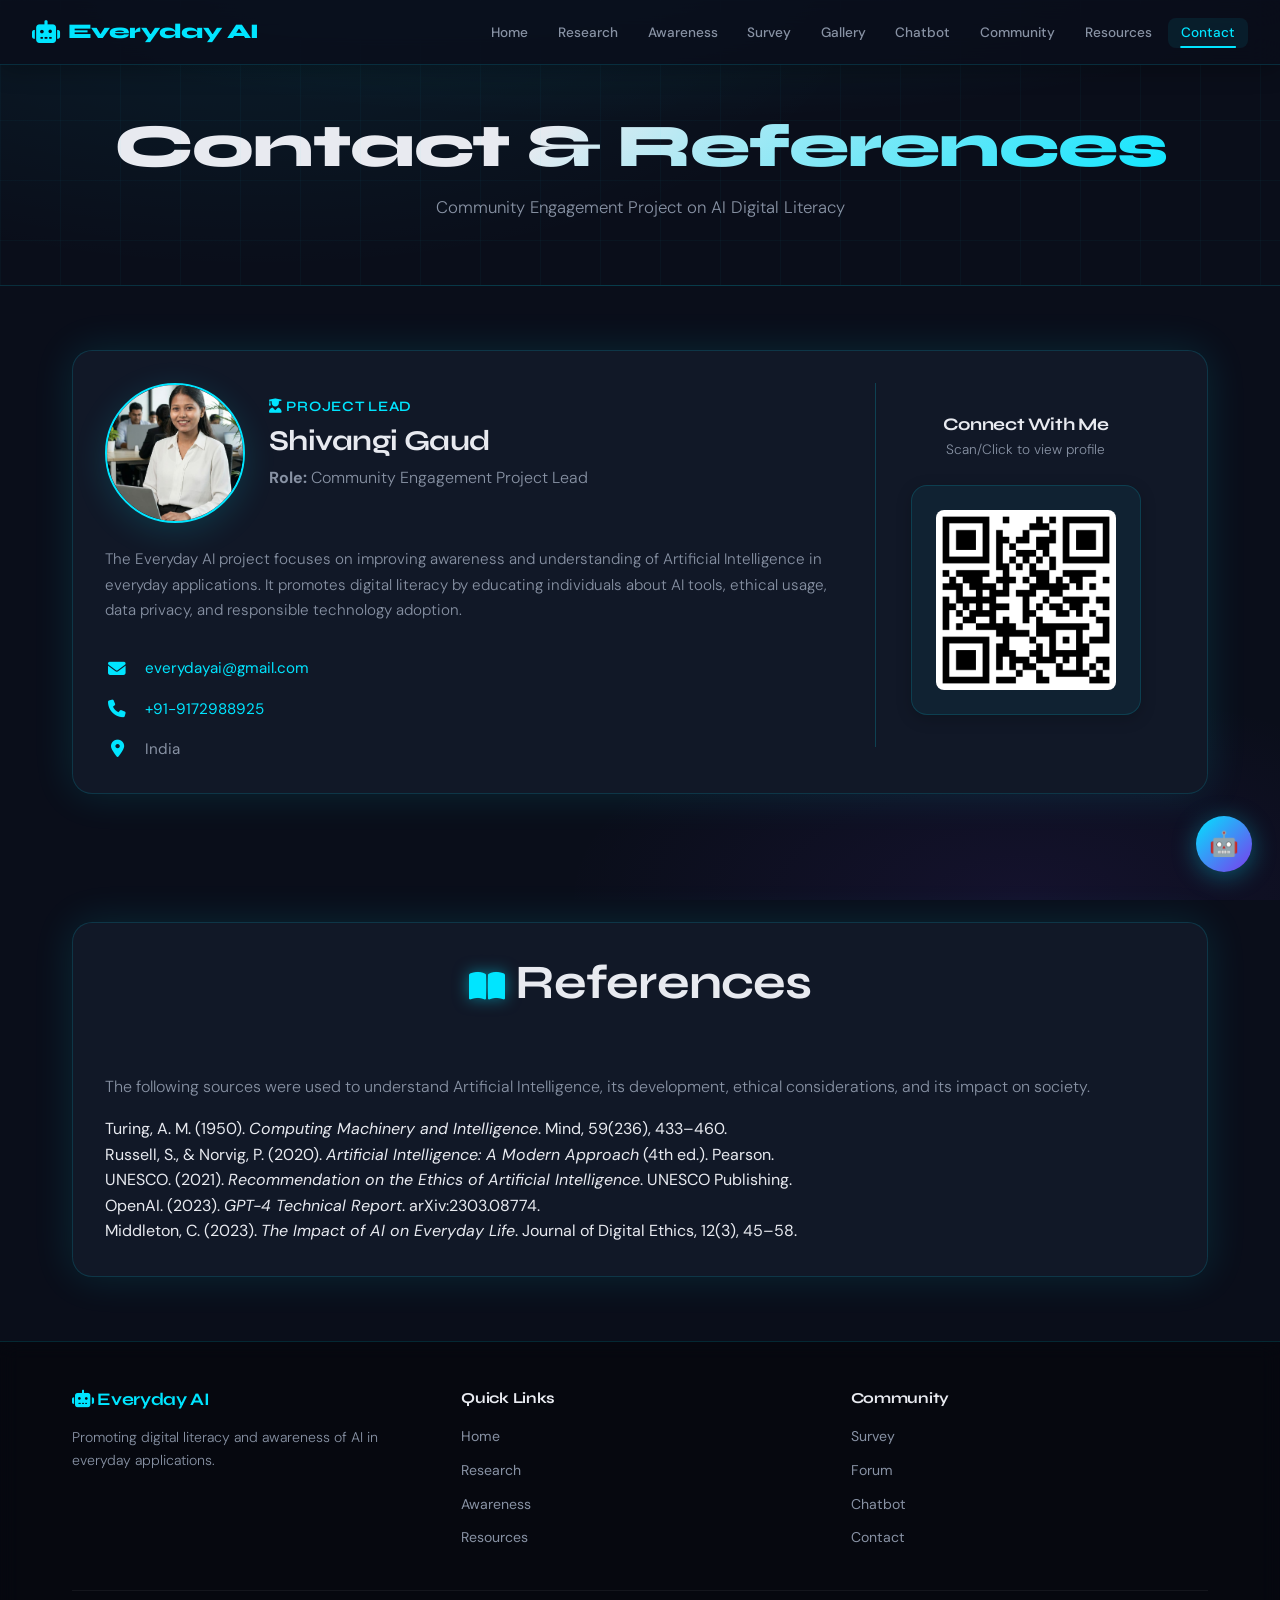
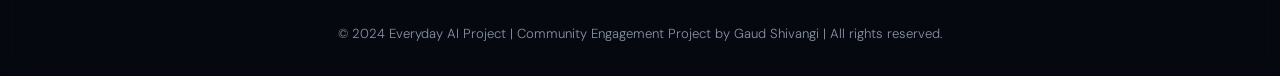
<file: contact.html>
<!DOCTYPE html>
<html lang="en">
<head>
    <meta charset="UTF-8">
    <meta name="viewport" content="width=device-width, initial-scale=1.0">
    <meta name="description" content="Contact details, academic references, and acknowledgments for the Everyday AI Digital Literacy Community Engagement Project.">
    <meta name="author" content="Shivangi Gaud">
    <title>Contact & References - Everyday AI</title>
    <link rel="stylesheet" href="styles.css">
    <link rel="stylesheet" href="contact.css">
<link rel="stylesheet" href="https://cdnjs.cloudflare.com/ajax/libs/font-awesome/6.4.0/css/all.min.css">
</head>
<body>
<!-- Navigation -->
<nav class="navbar" aria-label="Main Navigation">
    <div class="nav-container">
        <div class="logo">
            <i class="fas fa-robot"></i>
            <span>Everyday AI</span>
        </div>
        <ul class="nav-menu">
            <li><a href="index.html">Home</a></li>
            <li><a href="research.html">Research</a></li>
            <li><a href="awareness.html">Awareness</a></li>
            <li><a href="survey.html">Survey</a></li>
            <li><a href="gallery.html">Gallery</a></li>
            <li><a href="chatbot.html">Chatbot</a></li>
            <li><a href="community.html">Community</a></li>
            <li><a href="resources.html">Resources</a></li>
            <li><a href="contact.html" class="active">Contact</a></li>
        </ul>
    </div>
</nav>

<!-- Page Header -->
<section class="page-header">
    <div class="container">
        <h1>Contact & References</h1>
        <p>Community Engagement Project on AI Digital Literacy</p>
    </div>
</section>

<!-- Project Lead & QR Code -->
<section class="section">
    <div class="container">
        <div class="glass-card contact-container">    
            <!-- LEFT SIDE: Image & All Info -->
            <div class="contact-info">
                <!-- Header: Circle Image + Name/Role -->
                <div class="profile-header">
                    <div class="photo-placeholder photo-circle">
                        <img src="Images/Profile_Image.jpeg" alt="" />
                    </div>
                    <div class="profile-title">
                        <h2><i class="fas fa-user-graduate"></i> Project Lead</h2>
                        <h3>Shivangi Gaud</h3>
                        <p class="role-text"><strong>Role:</strong> Community Engagement Project Lead</p>
                    </div>
                </div>

                <!-- Description -->
                <div class="profile-body">
                    <p>
                        The Everyday AI project focuses on improving awareness and understanding 
                        of Artificial Intelligence in everyday applications. It promotes digital 
                        literacy by educating individuals about AI tools, ethical usage, data 
                        privacy, and responsible technology adoption.
                    </p>

                    <!-- Contact Details -->
                    <ul class="contact-details">
                        <li><i class="fas fa-envelope"></i> <a href="mailto:gaudshivangi9@gmail.com">everydayai@gmail.com</a></li>
                        <li><i class="fas fa-phone"></i> <a href="tel:+919172988925">+91-9172988925</a></li>
                        <li><i class="fas fa-map-marker-alt"></i> India</li>
                    </ul>
                </div>
            </div>

            <!-- RIGHT SIDE: QR Code -->
<div class="contact-qr">
    <h4>Connect With Me</h4>
    <p>Scan/Click to view profile</p>
    
    <!-- Added Link Wrapper -->
    <a href="https://scan.page/i575cS" target="_blank" rel="noopener noreferrer" class="qr-link">
        <div class="qr-section">
            <img src="Images/Contact.png" alt="Contact QR Code" />
        </div>
    </a>
</div>
</section>

<!-- References Section -->
<section class="section" id="references">
    <div class="container">
        <div class="glass-card">
            <div class="section-header">
                <h2><i class="fas fa-book-open"></i> References</h2>
            </div>
            
            <p>
                The following sources were used to understand Artificial Intelligence, 
                its development, ethical considerations, and its impact on society.
            </p>

            <ul>
                <li>
                    Turing, A. M. (1950). <i>Computing Machinery and Intelligence</i>. 
                    Mind, 59(236), 433–460.
                </li>
                <li>
                    Russell, S., & Norvig, P. (2020). 
                    <i>Artificial Intelligence: A Modern Approach</i> (4th ed.). Pearson.
                </li>
                <li>
                    UNESCO. (2021). 
                    <i>Recommendation on the Ethics of Artificial Intelligence</i>. UNESCO Publishing.
                </li>
                <li>
                    OpenAI. (2023). 
                    <i>GPT-4 Technical Report</i>. arXiv:2303.08774.
                </li>
                <li>
                    Middleton, C. (2023). 
                    <i>The Impact of AI on Everyday Life</i>. Journal of Digital Ethics, 12(3), 45–58.
                </li>
            </ul>

        </div>
    </div>
</section>


<!-- Footer -->
<footer class="footer">
    <div class="container">
        <div class="footer-content">
            <div class="footer-section">
                <h3><i class="fas fa-robot"></i> Everyday AI</h3>
                <p>Promoting digital literacy and awareness of AI in everyday applications.</p>
            </div>

            <div class="footer-section">
                <h4>Quick Links</h4>
                <ul>
                    <li><a href="index.html">Home</a></li>
                    <li><a href="research.html">Research</a></li>
                    <li><a href="awareness.html">Awareness</a></li>
                    <li><a href="resources.html">Resources</a></li>
                </ul>
            </div>

            <div class="footer-section">
                <h4>Community</h4>
                <ul>
                    <li><a href="survey.html">Survey</a></li>
                    <li><a href="community.html">Forum</a></li>
                    <li><a href="chatbot.html">Chatbot</a></li>
                    <li><a href="contact.html">Contact</a></li>
                </ul>
            </div>
        </div>

        <div class="footer-bottom">
            <p>&copy; 2024 Everyday AI Project | Community Engagement Project by Gaud Shivangi | All rights reserved.</p>
        </div>
    </div>
</footer>
<script src="script.js"></script>
<script src="contact.js"></script>
<script src="chatbot-widget.js"></script>
</body>
</html>
</file>
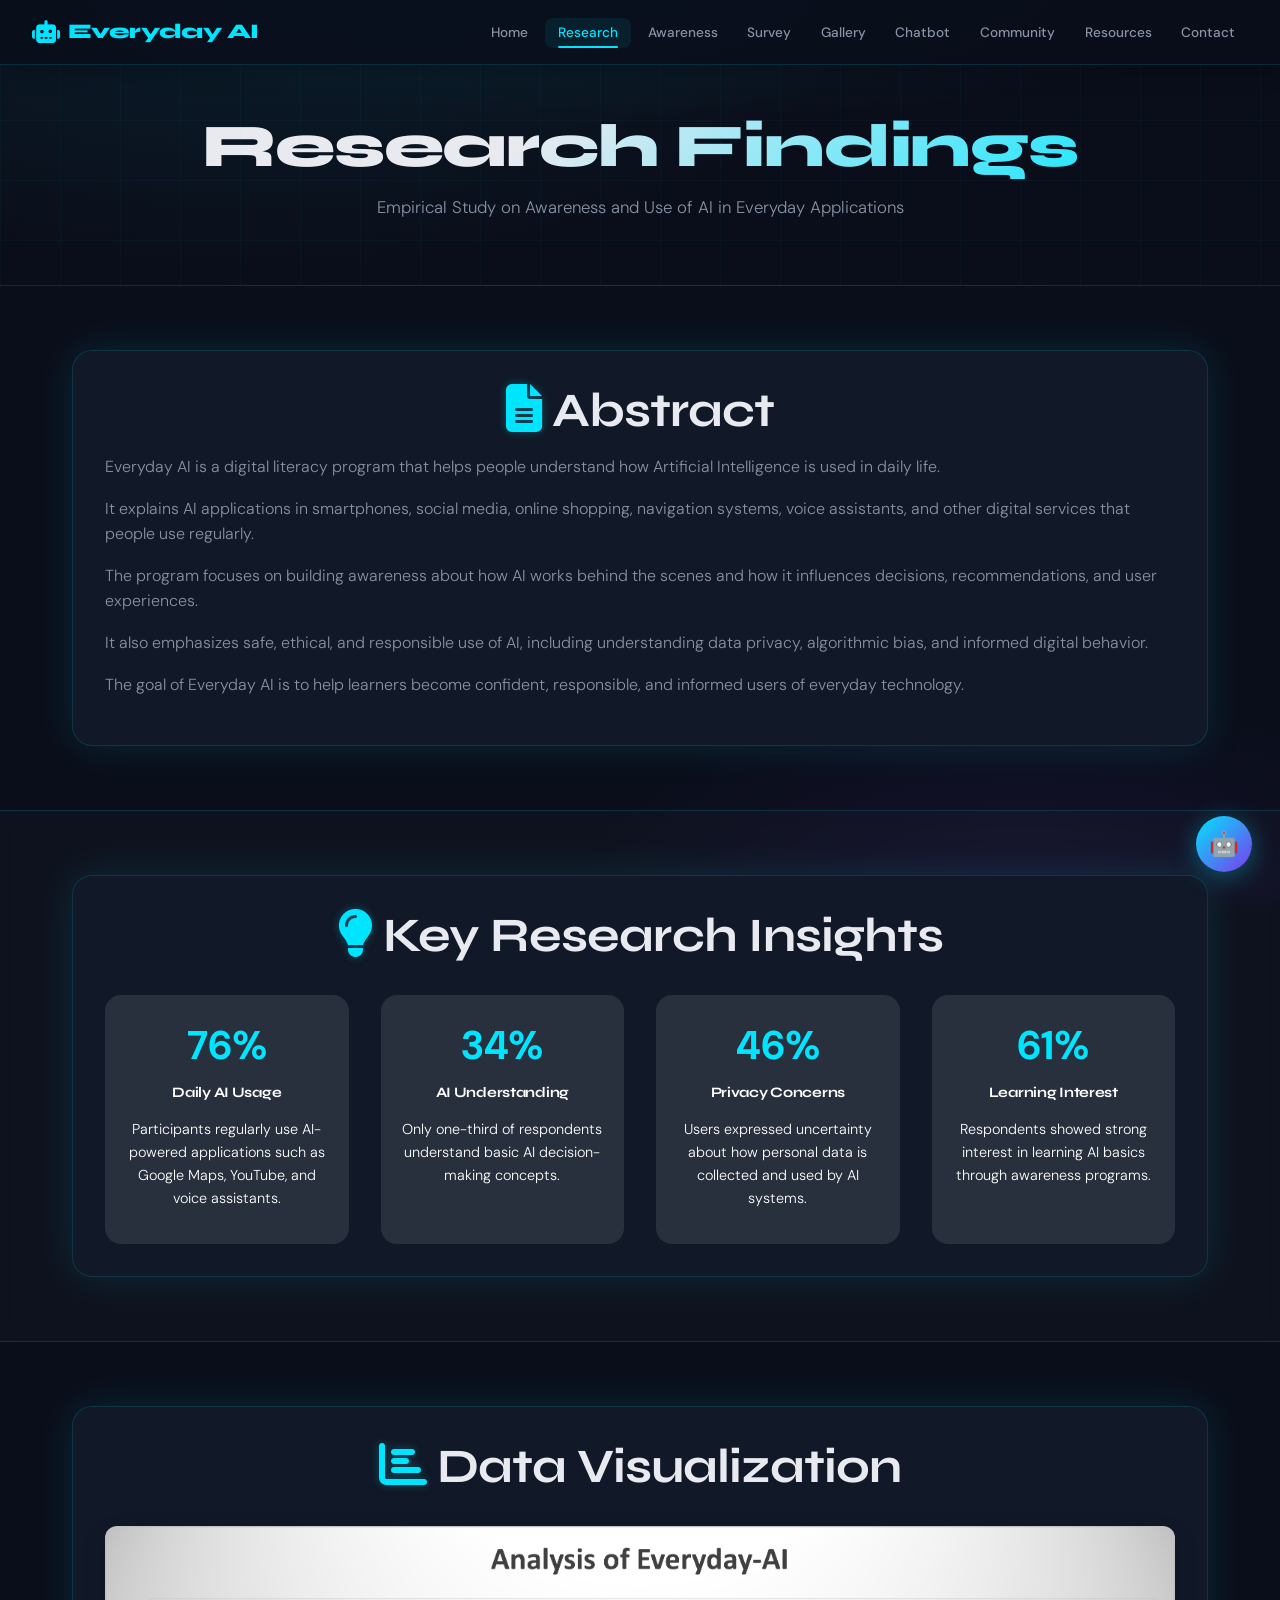
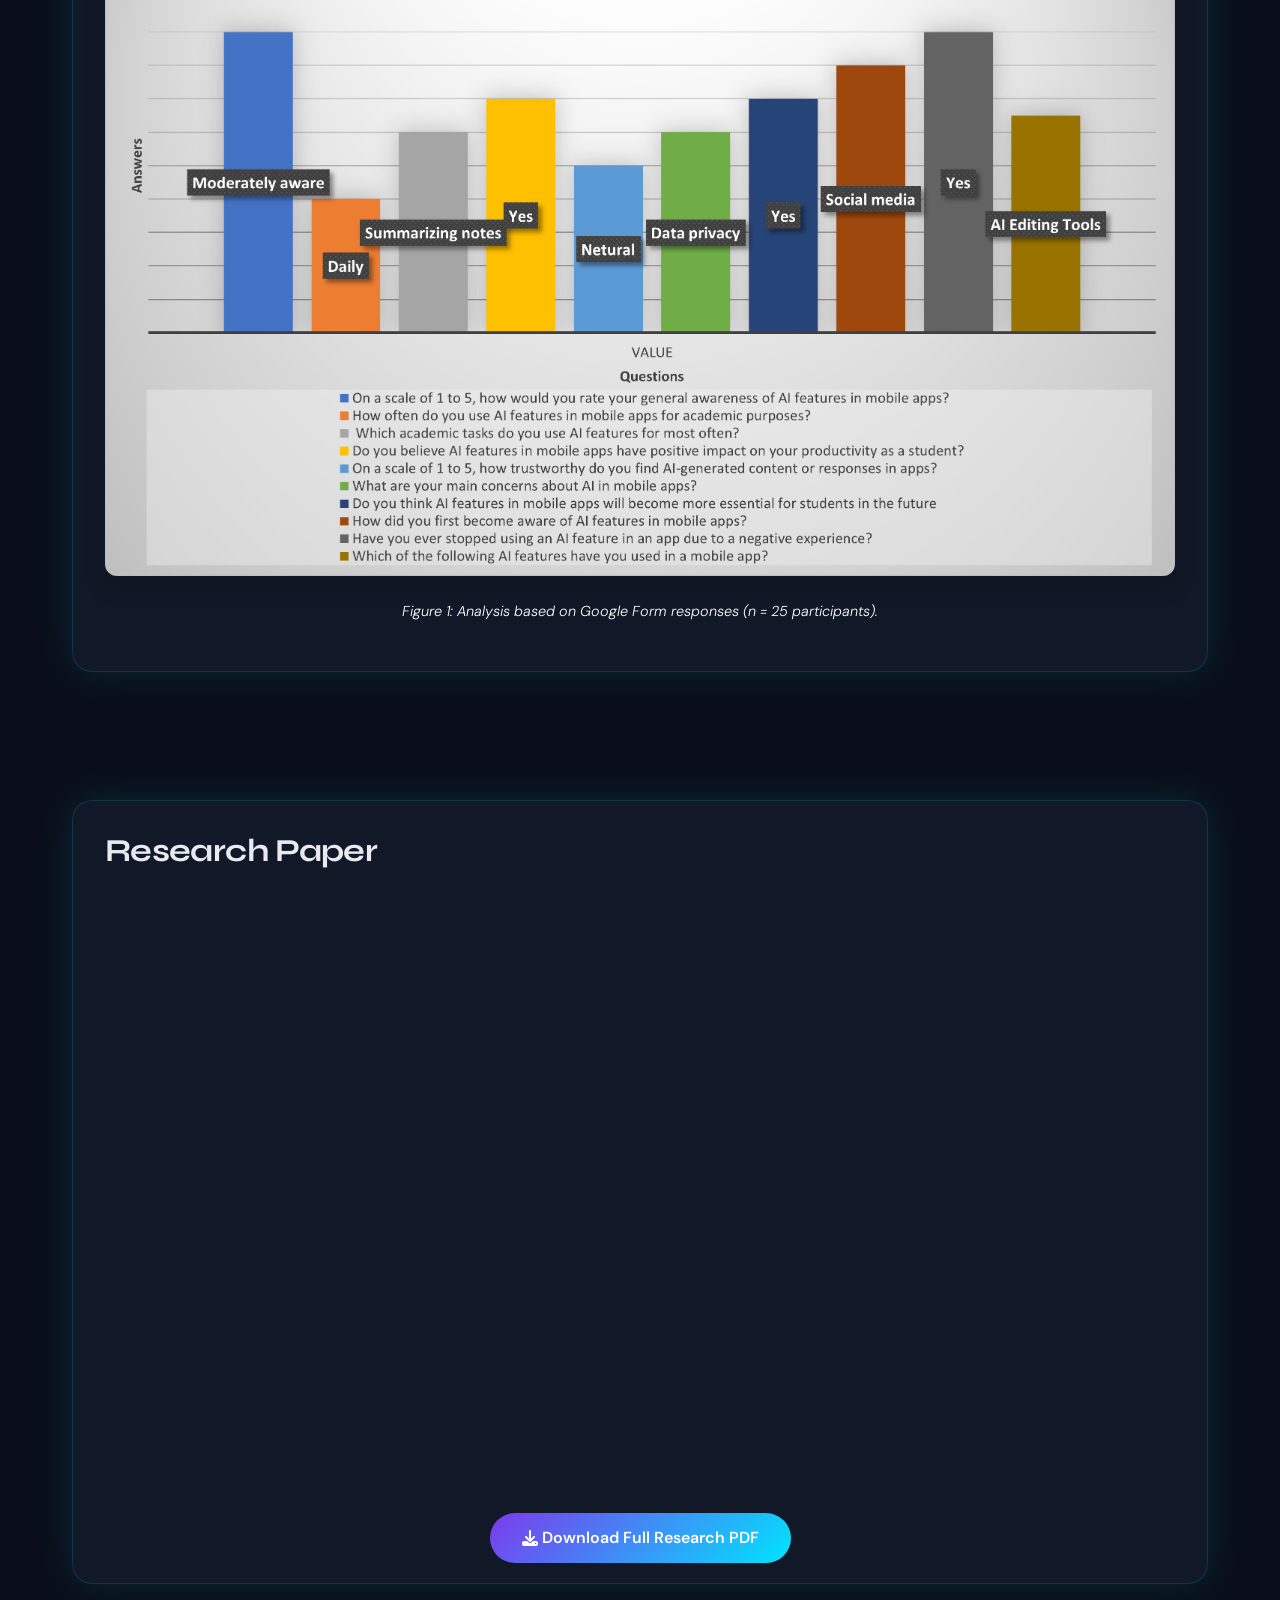
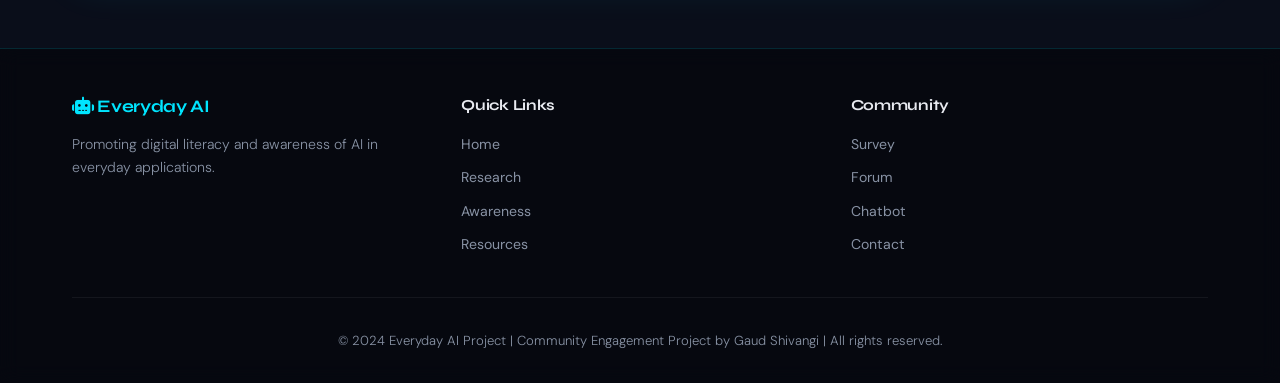
<file: research.html>
<!DOCTYPE html>
<html lang="en">
<head>
    <meta charset="UTF-8">
    <meta name="viewport" content="width=device-width, initial-scale=1.0">
    <meta name="description" content="Research Findings on Digital Literacy and Use of AI in Everyday Applications">
    <title>Research Findings - Everyday AI</title>

    <link rel="stylesheet" href="styles.css">
    <link rel="stylesheet" href="research.css">
    <link rel="stylesheet" href="https://cdnjs.cloudflare.com/ajax/libs/font-awesome/6.4.0/css/all.min.css">
</head>

<body>

<!-- Navigation -->
<nav class="navbar">
    <div class="nav-container">
        <div class="logo">
            <i class="fas fa-robot"></i>
            <span>Everyday AI</span>
        </div>
        <ul class="nav-menu">
            <li><a href="index.html">Home</a></li>
            <li><a href="research.html" class="active">Research</a></li>
            <li><a href="awareness.html">Awareness</a></li>
            <li><a href="survey.html">Survey</a></li>
            <li><a href="gallery.html">Gallery</a></li>
            <li><a href="chatbot.html">Chatbot</a></li>
            <li><a href="community.html">Community</a></li>
            <li><a href="resources.html">Resources</a></li>
            <li><a href="contact.html">Contact</a></li>
        </ul>
        <div class="hamburger">
            <span></span><span></span><span></span>
        </div>
    </div>
</nav>

<!-- Page Header -->
<section class="page-header">
    <div class="container">
        <h1>Research Findings</h1>
        <p>Empirical Study on Awareness and Use of AI in Everyday Applications</p>
    </div>
</section>

<!-- Abstract -->
<section class="section">
    <div class="container">
        <div class="glass-card">
            <h2><i class="fas fa-file-alt"></i> Abstract</h2>

            <p>Everyday AI is a digital literacy program that helps people understand how Artificial Intelligence is used in daily life.</p>

            <p>It explains AI applications in smartphones, social media, online shopping, navigation systems, voice assistants, and other digital services that people use regularly.</p>

            <p>The program focuses on building awareness about how AI works behind the scenes and how it influences decisions, recommendations, and user experiences.</p>

            <p>It also emphasizes safe, ethical, and responsible use of AI, including understanding data privacy, algorithmic bias, and informed digital behavior.</p>

            <p>The goal of Everyday AI is to help learners become confident, responsible, and informed users of everyday technology.</p>
        </div>
    </div>
</section>

<!-- Key Insights -->
<section class="section bg-alt">
    <div class="container">
        <div class="glass-card">
            <h2><i class="fas fa-lightbulb"></i> Key Research Insights</h2>
            <div class="insights-grid">
                <div class="insight-card">
                    <div class="insight-number">76%</div>
                    <h3>Daily AI Usage</h3>
                    <p>Participants regularly use AI-powered applications such as Google Maps, YouTube, and voice assistants.</p>
                </div>
                <div class="insight-card">
                    <div class="insight-number">34%</div>
                    <h3>AI Understanding</h3>
                    <p>Only one-third of respondents understand basic AI decision-making concepts.</p>
                </div>
                <div class="insight-card">
                    <div class="insight-number">46%</div>
                    <h3>Privacy Concerns</h3>
                    <p>Users expressed uncertainty about how personal data is collected and used by AI systems.</p>
                </div>
                <div class="insight-card">
                    <div class="insight-number">61%</div>
                    <h3>Learning Interest</h3>
                    <p>Respondents showed strong interest in learning AI basics through awareness programs.</p>
                </div>
            </div>
        </div>
    </div>
</section>

<!-- Data Visualization -->
<section class="section">
    <div class="container">
        <div class="glass-card">
            <h2><i class="fas fa-chart-bar"></i> Data Visualization</h2>

            <div class="single-chart-container">
                <img src="Images/Chart_EverydayAI.png" alt="AI Literacy Data Visualization" class="chart-image">
                <p class="chart-caption">
                    Figure 1: Analysis based on Google Form responses (n = 25 participants).
                </p>
            </div>

        </div>
    </div>
</section>

<section class="section">
    <div class="container">
        <div class="glass-card">
            <h3>Research Paper</h3>
            
            <!-- PDF Viewer (Preview) -->
            <iframe 
                src="Research-Preview.pdf" 
                style="width: 100%; height: 600px; border: none; border-radius: 12px; margin-bottom: 2rem;">
            </iframe>
            
            <!-- Download Button -->
            <div class="download-cta">
                <a href="Research.pdf" download class="btn-download">
                    <i class="fas fa-download"></i>
                    Download Full Research PDF
                </a>
            </div>
        </div>
    </div>
</section>

<!-- Footer -->
<footer class="footer">
    <div class="container">
        <div class="footer-content">
            <div class="footer-section">
                <h3><i class="fas fa-robot"></i> Everyday AI</h3>
                <p>Promoting digital literacy and awareness of AI in everyday applications.</p>
            </div>

            <div class="footer-section">
                <h4>Quick Links</h4>
                <ul>
                    <li><a href="index.html">Home</a></li>
                    <li><a href="research.html">Research</a></li>
                    <li><a href="awareness.html">Awareness</a></li>
                    <li><a href="resources.html">Resources</a></li>
                </ul>
            </div>

            <div class="footer-section">
                <h4>Community</h4>
                <ul>
                    <li><a href="survey.html">Survey</a></li>
                    <li><a href="community.html">Forum</a></li>
                    <li><a href="chatbot.html">Chatbot</a></li>
                    <li><a href="contact.html">Contact</a></li>
                </ul>
            </div>
        </div>

        <div class="footer-bottom">
            <p>&copy; 2024 Everyday AI Project | Community Engagement Project by Gaud Shivangi | All rights reserved.</p>
        </div>
    </div>
</footer>
<!-- JavaScript -->
<script>
document.addEventListener("DOMContentLoaded", function () {
    const btn = document.getElementById("downloadFullBtn");
    if (btn) {
        btn.addEventListener("click", function () {
            window.location.href = "Research.pdf";
        });
    }
});
</script>

<script src="script.js"></script>
<script src="research.js"></script>
<script src="chatbot-widget.js"></script>
</body>
</html>
</file>
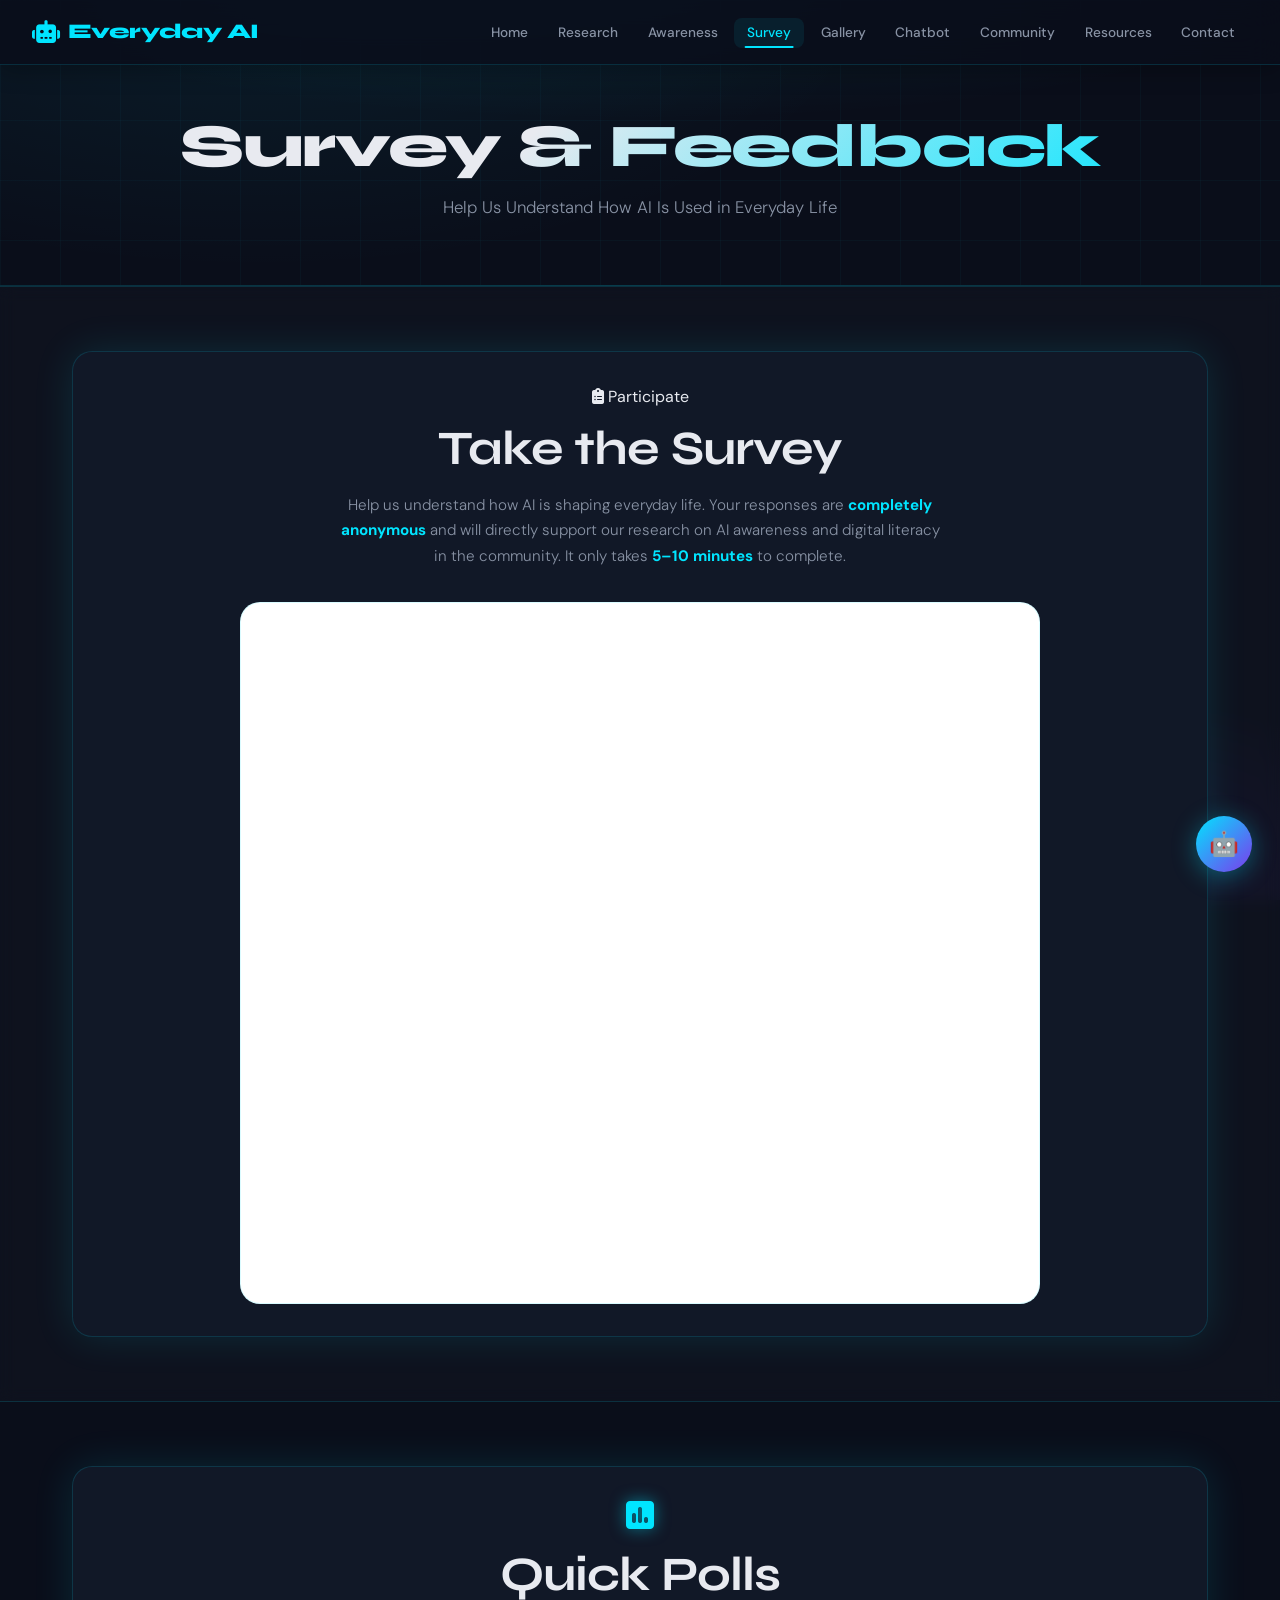
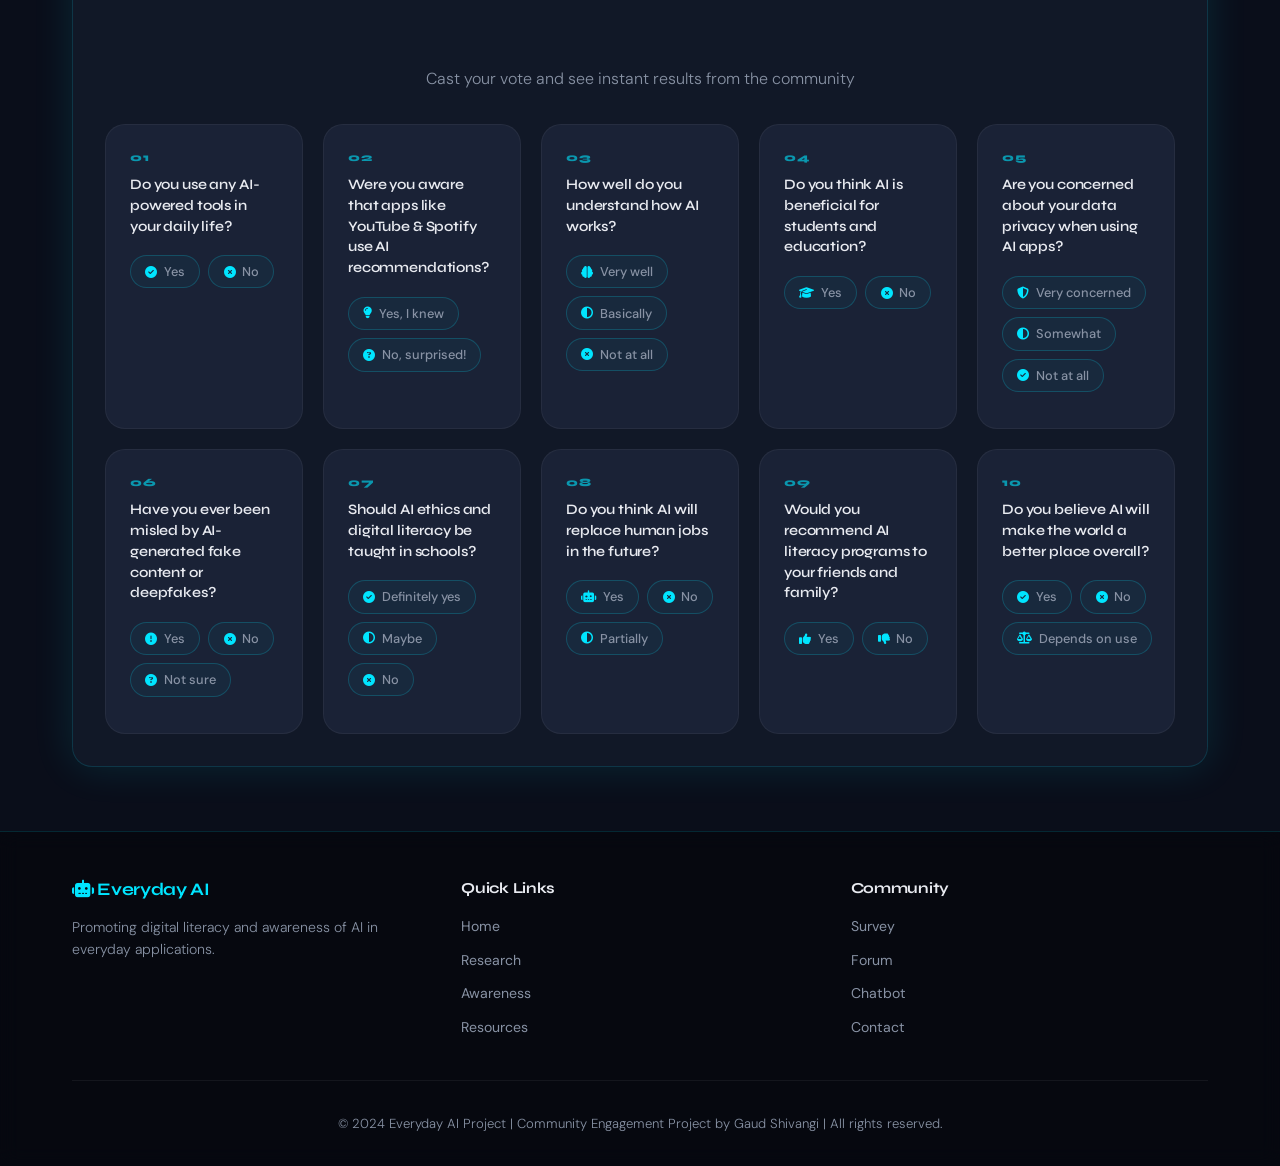
<file: survey.html>
<!DOCTYPE html>
<html lang="en">
<head>
    <meta charset="UTF-8">
    <meta name="viewport" content="width=device-width, initial-scale=1.0">
    <meta name="description" content="Survey and Feedback for Everyday AI Digital Literacy Program">
    <title>Survey & Feedback - Everyday AI</title>

    <link rel="stylesheet" href="styles.css">
    <link rel="stylesheet" href="survey.css">
<link rel="stylesheet" href="https://cdnjs.cloudflare.com/ajax/libs/font-awesome/6.4.0/css/all.min.css">
</head>
<body>

<!-- Navigation -->
<nav class="navbar">
    <div class="nav-container">
        <div class="logo">
           <i class="fas fa-robot"></i>
            <span>Everyday AI</span>
        </div>
        <ul class="nav-menu">
            <li><a href="index.html">Home</a></li>
            <li><a href="research.html">Research</a></li>
            <li><a href="awareness.html">Awareness</a></li>
            <li><a href="survey.html" class="active">Survey</a></li>
            <li><a href="gallery.html">Gallery</a></li>
            <li><a href="chatbot.html">Chatbot</a></li>
            <li><a href="community.html">Community</a></li>
            <li><a href="resources.html">Resources</a></li>
            <li><a href="contact.html">Contact</a></li>
        </ul>
        <div class="hamburger">
            <span></span><span></span><span></span>
        </div>
    </div>
</nav>

<!-- Page Header -->
<section class="page-header">
    <div class="container">
        <h1 class="fade-in">Survey & <span class="text-accent">Feedback</span></h1>
        <p class="fade-in-delay-1">Help Us Understand How AI Is Used in Everyday Life</p>
    </div>
</section>


<section class="section bg-alt">
    <div class="container">
        <div class="glass-card">

            <!-- Intro Text -->
            <div style="text-align:center; margin-bottom:2rem;">
                <div class="section-label" style="justify-content:center; margin-bottom:0.75rem;">
                    <i class="fas fa-clipboard-list"></i> Participate
                </div>
                <h2>Take the Survey</h2>
                <p style="color:var(--text-secondary); max-width:600px; margin:0.75rem auto 0; font-size:0.95rem; line-height:1.7;">
                    Help us understand how AI is shaping everyday life. Your responses are 
                    <strong style="color:var(--primary-color);">completely anonymous</strong> and 
                    will directly support our research on AI awareness and digital literacy in the community.
                    It only takes <strong style="color:var(--primary-color);">5–10 minutes</strong> to complete.
                </p>
            </div>

            <!-- Google Form -->
            <div style="max-width:800px; margin:0 auto;">
                <div class="form-wrapper">
                    <iframe
                        src="https://docs.google.com/forms/d/e/1FAIpQLScpVvhtLPRaYWC2kaBMl7cdBg84w6tQr5RDx4_KaPAbl3gKvQ/viewform?embedded=true"
                        width="100%"
                        height="700"
                        frameborder="0">
                    </iframe>
                </div>
            </div>

        </div>
    </div>
</section>




    <!-- ══════════════════════════════════════
     Quick Polls Section — Everyday AI
     Paste this inside your survey.html
     ══════════════════════════════════════ -->

<section class="section">
    <div class="container">
        <div class="glass-card">
            <div class="section-header">
                <i class="fas fa-poll"></i>
                <h2>Quick Polls</h2>
            </div>
            <p style="text-align:center; color:var(--text-secondary); margin-bottom:2rem;">
                Cast your vote and see instant results from the community
            </p>

            <div class="polls-container">

                <!-- Poll 1 -->
                <div class="poll-card" id="poll1">
                    <div class="poll-num">01</div>
                    <h3>Do you use any AI-powered tools in your daily life?</h3>
                    <div class="poll-options">
                        <button class="poll-option" data-poll="1" data-option="yes">
                            <i class="fas fa-check-circle"></i><span>Yes</span>
                        </button>
                        <button class="poll-option" data-poll="1" data-option="no">
                            <i class="fas fa-times-circle"></i><span>No</span>
                        </button>
                    </div>
                    <div class="poll-results" style="display:none;">
                        <div class="result-item"><span>Yes</span><div class="progress-bar"><div class="progress-fill" data-result="yes"></div></div><span class="percentage" data-percent="yes">0%</span></div>
                        <div class="result-item"><span>No</span><div class="progress-bar"><div class="progress-fill" data-result="no"></div></div><span class="percentage" data-percent="no">0%</span></div>
                        <p class="total-votes">Total votes: <span data-total="1">0</span></p>
                    </div>
                </div>

                <!-- Poll 2 -->
                <div class="poll-card" id="poll2">
                    <div class="poll-num">02</div>
                    <h3>Were you aware that apps like YouTube & Spotify use AI recommendations?</h3>
                    <div class="poll-options">
                        <button class="poll-option" data-poll="2" data-option="yes">
                            <i class="fas fa-lightbulb"></i><span>Yes, I knew</span>
                        </button>
                        <button class="poll-option" data-poll="2" data-option="no">
                            <i class="fas fa-question-circle"></i><span>No, surprised!</span>
                        </button>
                    </div>
                    <div class="poll-results" style="display:none;">
                        <div class="result-item"><span>Yes, I knew</span><div class="progress-bar"><div class="progress-fill" data-result="yes"></div></div><span class="percentage" data-percent="yes">0%</span></div>
                        <div class="result-item"><span>No, surprised!</span><div class="progress-bar"><div class="progress-fill" data-result="no"></div></div><span class="percentage" data-percent="no">0%</span></div>
                        <p class="total-votes">Total votes: <span data-total="2">0</span></p>
                    </div>
                </div>

                <!-- Poll 3 -->
                <div class="poll-card" id="poll3">
                    <div class="poll-num">03</div>
                    <h3>How well do you understand how AI works?</h3>
                    <div class="poll-options">
                        <button class="poll-option" data-poll="3" data-option="well">
                            <i class="fas fa-brain"></i><span>Very well</span>
                        </button>
                        <button class="poll-option" data-poll="3" data-option="basic">
                            <i class="fas fa-adjust"></i><span>Basically</span>
                        </button>
                        <button class="poll-option" data-poll="3" data-option="not">
                            <i class="fas fa-times-circle"></i><span>Not at all</span>
                        </button>
                    </div>
                    <div class="poll-results" style="display:none;">
                        <div class="result-item"><span>Very well</span><div class="progress-bar"><div class="progress-fill" data-result="well"></div></div><span class="percentage" data-percent="well">0%</span></div>
                        <div class="result-item"><span>Basically</span><div class="progress-bar"><div class="progress-fill" data-result="basic"></div></div><span class="percentage" data-percent="basic">0%</span></div>
                        <div class="result-item"><span>Not at all</span><div class="progress-bar"><div class="progress-fill" data-result="not"></div></div><span class="percentage" data-percent="not">0%</span></div>
                        <p class="total-votes">Total votes: <span data-total="3">0</span></p>
                    </div>
                </div>

                <!-- Poll 4 -->
                <div class="poll-card" id="poll4">
                    <div class="poll-num">04</div>
                    <h3>Do you think AI is beneficial for students and education?</h3>
                    <div class="poll-options">
                        <button class="poll-option" data-poll="4" data-option="yes">
                            <i class="fas fa-graduation-cap"></i><span>Yes</span>
                        </button>
                        <button class="poll-option" data-poll="4" data-option="no">
                            <i class="fas fa-times-circle"></i><span>No</span>
                        </button>
                    </div>
                    <div class="poll-results" style="display:none;">
                        <div class="result-item"><span>Yes</span><div class="progress-bar"><div class="progress-fill" data-result="yes"></div></div><span class="percentage" data-percent="yes">0%</span></div>
                        <div class="result-item"><span>No</span><div class="progress-bar"><div class="progress-fill" data-result="no"></div></div><span class="percentage" data-percent="no">0%</span></div>
                        <p class="total-votes">Total votes: <span data-total="4">0</span></p>
                    </div>
                </div>

                <!-- Poll 5 -->
                <div class="poll-card" id="poll5">
                    <div class="poll-num">05</div>
                    <h3>Are you concerned about your data privacy when using AI apps?</h3>
                    <div class="poll-options">
                        <button class="poll-option" data-poll="5" data-option="very">
                            <i class="fas fa-shield-alt"></i><span>Very concerned</span>
                        </button>
                        <button class="poll-option" data-poll="5" data-option="some">
                            <i class="fas fa-adjust"></i><span>Somewhat</span>
                        </button>
                        <button class="poll-option" data-poll="5" data-option="not">
                            <i class="fas fa-check-circle"></i><span>Not at all</span>
                        </button>
                    </div>
                    <div class="poll-results" style="display:none;">
                        <div class="result-item"><span>Very concerned</span><div class="progress-bar"><div class="progress-fill" data-result="very"></div></div><span class="percentage" data-percent="very">0%</span></div>
                        <div class="result-item"><span>Somewhat</span><div class="progress-bar"><div class="progress-fill" data-result="some"></div></div><span class="percentage" data-percent="some">0%</span></div>
                        <div class="result-item"><span>Not at all</span><div class="progress-bar"><div class="progress-fill" data-result="not"></div></div><span class="percentage" data-percent="not">0%</span></div>
                        <p class="total-votes">Total votes: <span data-total="5">0</span></p>
                    </div>
                </div>

                <!-- Poll 6 -->
                <div class="poll-card" id="poll6">
                    <div class="poll-num">06</div>
                    <h3>Have you ever been misled by AI-generated fake content or deepfakes?</h3>
                    <div class="poll-options">
                        <button class="poll-option" data-poll="6" data-option="yes">
                            <i class="fas fa-exclamation-circle"></i><span>Yes</span>
                        </button>
                        <button class="poll-option" data-poll="6" data-option="no">
                            <i class="fas fa-times-circle"></i><span>No</span>
                        </button>
                        <button class="poll-option" data-poll="6" data-option="notsure">
                            <i class="fas fa-question-circle"></i><span>Not sure</span>
                        </button>
                    </div>
                    <div class="poll-results" style="display:none;">
                        <div class="result-item"><span>Yes</span><div class="progress-bar"><div class="progress-fill" data-result="yes"></div></div><span class="percentage" data-percent="yes">0%</span></div>
                        <div class="result-item"><span>No</span><div class="progress-bar"><div class="progress-fill" data-result="no"></div></div><span class="percentage" data-percent="no">0%</span></div>
                        <div class="result-item"><span>Not sure</span><div class="progress-bar"><div class="progress-fill" data-result="notsure"></div></div><span class="percentage" data-percent="notsure">0%</span></div>
                        <p class="total-votes">Total votes: <span data-total="6">0</span></p>
                    </div>
                </div>

                <!-- Poll 7 -->
                <div class="poll-card" id="poll7">
                    <div class="poll-num">07</div>
                    <h3>Should AI ethics and digital literacy be taught in schools?</h3>
                    <div class="poll-options">
                        <button class="poll-option" data-poll="7" data-option="yes">
                            <i class="fas fa-check-circle"></i><span>Definitely yes</span>
                        </button>
                        <button class="poll-option" data-poll="7" data-option="maybe">
                            <i class="fas fa-adjust"></i><span>Maybe</span>
                        </button>
                        <button class="poll-option" data-poll="7" data-option="no">
                            <i class="fas fa-times-circle"></i><span>No</span>
                        </button>
                    </div>
                    <div class="poll-results" style="display:none;">
                        <div class="result-item"><span>Definitely yes</span><div class="progress-bar"><div class="progress-fill" data-result="yes"></div></div><span class="percentage" data-percent="yes">0%</span></div>
                        <div class="result-item"><span>Maybe</span><div class="progress-bar"><div class="progress-fill" data-result="maybe"></div></div><span class="percentage" data-percent="maybe">0%</span></div>
                        <div class="result-item"><span>No</span><div class="progress-bar"><div class="progress-fill" data-result="no"></div></div><span class="percentage" data-percent="no">0%</span></div>
                        <p class="total-votes">Total votes: <span data-total="7">0</span></p>
                    </div>
                </div>

                <!-- Poll 8 -->
                <div class="poll-card" id="poll8">
                    <div class="poll-num">08</div>
                    <h3>Do you think AI will replace human jobs in the future?</h3>
                    <div class="poll-options">
                        <button class="poll-option" data-poll="8" data-option="yes">
                            <i class="fas fa-robot"></i><span>Yes</span>
                        </button>
                        <button class="poll-option" data-poll="8" data-option="no">
                            <i class="fas fa-times-circle"></i><span>No</span>
                        </button>
                        <button class="poll-option" data-poll="8" data-option="partial">
                            <i class="fas fa-adjust"></i><span>Partially</span>
                        </button>
                    </div>
                    <div class="poll-results" style="display:none;">
                        <div class="result-item"><span>Yes</span><div class="progress-bar"><div class="progress-fill" data-result="yes"></div></div><span class="percentage" data-percent="yes">0%</span></div>
                        <div class="result-item"><span>No</span><div class="progress-bar"><div class="progress-fill" data-result="no"></div></div><span class="percentage" data-percent="no">0%</span></div>
                        <div class="result-item"><span>Partially</span><div class="progress-bar"><div class="progress-fill" data-result="partial"></div></div><span class="percentage" data-percent="partial">0%</span></div>
                        <p class="total-votes">Total votes: <span data-total="8">0</span></p>
                    </div>
                </div>

                <!-- Poll 9 -->
                <div class="poll-card" id="poll9">
                    <div class="poll-num">09</div>
                    <h3>Would you recommend AI literacy programs to your friends and family?</h3>
                    <div class="poll-options">
                        <button class="poll-option" data-poll="9" data-option="yes">
                            <i class="fas fa-thumbs-up"></i><span>Yes</span>
                        </button>
                        <button class="poll-option" data-poll="9" data-option="no">
                            <i class="fas fa-thumbs-down"></i><span>No</span>
                        </button>
                    </div>
                    <div class="poll-results" style="display:none;">
                        <div class="result-item"><span>Yes</span><div class="progress-bar"><div class="progress-fill" data-result="yes"></div></div><span class="percentage" data-percent="yes">0%</span></div>
                        <div class="result-item"><span>No</span><div class="progress-bar"><div class="progress-fill" data-result="no"></div></div><span class="percentage" data-percent="no">0%</span></div>
                        <p class="total-votes">Total votes: <span data-total="9">0</span></p>
                    </div>
                </div>

                <!-- Poll 10 -->
                <div class="poll-card" id="poll10">
                    <div class="poll-num">10</div>
                    <h3>Do you believe AI will make the world a better place overall?</h3>
                    <div class="poll-options">
                        <button class="poll-option" data-poll="10" data-option="yes">
                            <i class="fas fa-check-circle"></i><span>Yes</span>
                        </button>
                        <button class="poll-option" data-poll="10" data-option="no">
                            <i class="fas fa-times-circle"></i><span>No</span>
                        </button>
                        <button class="poll-option" data-poll="10" data-option="depends">
                            <i class="fas fa-balance-scale"></i><span>Depends on use</span>
                        </button>
                    </div>
                    <div class="poll-results" style="display:none;">
                        <div class="result-item"><span>Yes</span><div class="progress-bar"><div class="progress-fill" data-result="yes"></div></div><span class="percentage" data-percent="yes">0%</span></div>
                        <div class="result-item"><span>No</span><div class="progress-bar"><div class="progress-fill" data-result="no"></div></div><span class="percentage" data-percent="no">0%</span></div>
                        <div class="result-item"><span>Depends on use</span><div class="progress-bar"><div class="progress-fill" data-result="depends"></div></div><span class="percentage" data-percent="depends">0%</span></div>
                        <p class="total-votes">Total votes: <span data-total="10">0</span></p>
                    </div>
                </div>

            </div><!-- end .polls-container -->
        </div>
    </div>
</section>

    

<!-- Footer -->
<footer class="footer">
    <div class="container">
        <div class="footer-content">
            <div class="footer-section">
                <h3><i class="fas fa-robot"></i> Everyday AI</h3>
                <p>Promoting digital literacy and awareness of AI in everyday applications.</p>
            </div>

            <div class="footer-section">
                <h4>Quick Links</h4>
                <ul>
                    <li><a href="index.html">Home</a></li>
                    <li><a href="research.html">Research</a></li>
                    <li><a href="awareness.html">Awareness</a></li>
                    <li><a href="resources.html">Resources</a></li>
                </ul>
            </div>

            <div class="footer-section">
                <h4>Community</h4>
                <ul>
                    <li><a href="survey.html">Survey</a></li>
                    <li><a href="community.html">Forum</a></li>
                    <li><a href="chatbot.html">Chatbot</a></li>
                    <li><a href="contact.html">Contact</a></li>
                </ul>
            </div>
        </div>

        <div class="footer-bottom">
            <p>&copy; 2024 Everyday AI Project | Community Engagement Project by Gaud Shivangi | All rights reserved.</p>
        </div>
    </div>
</footer>
<script src="script.js"></script>
<script src="survey.js"></script>
<script src="chatbot-widget.js"></script>
</body>
</html>
</file>
<file: styles.css>
/* ===================================
   Everyday AI — Global Stylesheet
   Dark AI Theme | Syne + DM Sans
   =================================== */

@import url('https://fonts.googleapis.com/css2?family=Syne:wght@400;600;700;800&family=DM+Sans:ital,opsz,wght@0,9..40,300;0,9..40,400;0,9..40,500;0,9..40,600;1,9..40,300&display=swap');

/* ===================================
   CSS Variables
   =================================== */
:root {
    /* ── Brand Colors ── */
    --primary-color:   #00e5ff;
    --primary-dark:    #00b8d4;
    --primary-light:   #67f7ff;

    --secondary-color: #7c3aed;
    --secondary-dark:  #5b21b6;
    --secondary-light: #a78bfa;

    --accent-color:    #00e5ff;
    --accent-dark:     #00b8d4;

    /* ── Base ── */
    --dark:            #0a0e1a;
    --dark-secondary:  #111827;
    --surface:         #111827;
    --surface2:        #1a2236;
    --light:           #e8eaf0;
    --light-secondary: #8892a4;
    --white:           #ffffff;

    /* ── Text ── */
    --text-primary:   #e8eaf0;
    --text-secondary: #8892a4;
    --text-light:     #5a6478;

    /* ── Glass ── */
    --glass-bg:     rgba(255,255,255,0.04);
    --glass-border: rgba(0,229,255,0.15);
    --glass-shadow: 0 8px 32px rgba(0,229,255,0.08);

    /* ── Glow ── */
    --glow-cyan:    0 0 40px rgba(0,229,255,0.12);
    --glow-purple:  0 0 40px rgba(124,58,237,0.12);

    /* ── Spacing ── */
    --spacing-xs: 0.5rem;
    --spacing-sm: 1rem;
    --spacing-md: 2rem;
    --spacing-lg: 3rem;
    --spacing-xl: 4rem;

    /* ── Radius ── */
    --radius-sm: 0.5rem;
    --radius-md: 1rem;
    --radius-lg: 1.25rem;
    --radius-xl: 1.75rem;

    /* ── Transitions ── */
    --transition-fast:   0.2s ease;
    --transition-normal: 0.3s ease;
    --transition-slow:   0.5s ease;
}

/* ===================================
   Reset & Base
   =================================== */
*, *::before, *::after {
    margin: 0;
    padding: 0;
    box-sizing: border-box;
}

html {
    scroll-behavior: smooth;
    font-size: 16px;
}

html, body {
    height: 100%;
}

body {
    font-family: 'DM Sans', 'Segoe UI', sans-serif;
    line-height: 1.6;
    color: var(--text-primary);
    background: var(--dark);
    background-image:
        radial-gradient(ellipse 80% 50% at 20% 0%,   rgba(0,229,255,0.07)   0%, transparent 60%),
        radial-gradient(ellipse 60% 40% at 80% 100%, rgba(124,58,237,0.09)  0%, transparent 60%);
    background-attachment: fixed;
    overflow-x: hidden;
}

/* ===================================
   Typography
   =================================== */
h1, h2, h3, h4, h5, h6 {
    font-family: 'Syne', sans-serif;
    font-weight: 700;
    line-height: 1.15;
    letter-spacing: -0.02em;
    margin-bottom: var(--spacing-sm);
    color: var(--text-primary);
}

h1 { font-size: clamp(2.2rem, 5vw,  3.8rem); font-weight: 800; }
h2 { font-size: clamp(1.8rem, 4vw,  3rem);   }
h3 { font-size: clamp(1.3rem, 3vw,  2rem);   }
h4 { font-size: clamp(1.1rem, 2.5vw,1.4rem); }

p {
    margin-bottom: var(--spacing-sm);
    color: var(--text-secondary);
    font-weight: 300;
}

a {
    text-decoration: none;
    color: inherit;
    transition: var(--transition-fast);
}

ul { list-style: none; }

/* ===================================
   Container & Layout
   =================================== */
.container {
    max-width: 1100px; 
    margin: 0 auto;
    padding: 0 var(--spacing-md);
}

.section {
    padding: calc(var(--spacing-xl) + 1rem) 0;
    position: relative;
}

.section.bg-alt {
    background: rgba(255,255,255,0.02);
    border-top: 1px solid var(--glass-border);
    border-bottom: 1px solid var(--glass-border);
    backdrop-filter: blur(8px);
}

/* Section Header Layout */
.section-header {
    text-align: center;
    margin-bottom: var(--spacing-lg);
    display: flex;
    flex-direction: column; /* stacked look */
    align-items: center;
    justify-content: center;
    gap: 0.6rem;
}

/* Icon Styling */
.section-header i {
    font-size: 2.2rem;
    color: var(--primary-color);
    animation: pulse 2s infinite;
    text-shadow: 0 0 15px rgba(0,229,255,0.5);
}

/* Section Title Upgrade */
.section-title {
    text-align: center;
    margin-bottom: var(--spacing-md);
    font-weight: 700;
    letter-spacing: -0.5px;
    background: linear-gradient(
        135deg,
        var(--text-primary) 30%,
        var(--primary-color) 100%
    );
    -webkit-background-clip: text;
    -webkit-text-fill-color: transparent;
    background-clip: text;
}

/* Optional subtle underline */
.section-title::after {
    content: '';
    display: block;
    width: 80px;
    height: 3px;
    margin: 0.8rem auto 0;
    background: linear-gradient(
        90deg,
        var(--primary-color),
        var(--secondary-color)
    );
    border-radius: 10px;
}


/* ===================================
   Glassmorphism Cards
   =================================== */
.glass-card {
    background: var(--surface);
    backdrop-filter: blur(12px);
    -webkit-backdrop-filter: blur(12px);
    border-radius: var(--radius-lg);
    border: 1px solid var(--glass-border);
    padding: var(--spacing-md);
    box-shadow: var(--glow-cyan);
    transition: var(--transition-normal);
}

.glass-card:hover {
    transform: translateY(-4px);
    border-color: rgba(0,229,255,0.3);
    box-shadow: 0 16px 48px rgba(0,229,255,0.15);
}

/* ===================================
   Navigation
   =================================== */
.navbar {
    position: fixed;
    top: 0;
    left: 0;
    width: 100%;
    z-index: 1000;
    background: rgba(10,14,26,0.85);
    backdrop-filter: blur(16px);
    -webkit-backdrop-filter: blur(16px);
    border-bottom: 1px solid var(--glass-border);
    box-shadow: 0 4px 24px rgba(0,0,0,0.3);
}

.nav-container {
    max-width: 1400px;
    margin: 0 auto;
    padding: 0 2rem;
    height: 64px;
    display: flex;
    justify-content: space-between;
    align-items: center;
}

.logo {
    display: flex;
    align-items: center;
    gap: 0.5rem;
    font-family: 'Syne', sans-serif;
    font-size: 1.3rem;
    font-weight: 800;
    letter-spacing: -0.02em;
    color: var(--primary-color);
}

.logo i {
    font-size: 1.4rem;
    color: var(--primary-color);
}

.nav-menu {
    display: flex;
    gap: 0.25rem;
    align-items: center;
}

.nav-menu a {
    color: var(--text-secondary);
    font-size: 0.85rem;
    font-weight: 500;
    padding: 0.4rem 0.8rem;
    border-radius: var(--radius-sm);
    transition: var(--transition-fast);
    position: relative;
}

.nav-menu a::after {
    content: '';
    position: absolute;
    bottom: 0;
    left: 50%;
    transform: translateX(-50%);
    width: 0;
    height: 2px;
    background: var(--accent-color);
    border-radius: 2px;
    transition: var(--transition-normal);
}

.nav-menu a:hover::after,
.nav-menu a.active::after {
    width: 70%;
}

.nav-menu a:hover,
.nav-menu a.active {
    color: var(--accent-color);
    background: rgba(0,229,255,0.08);
}

.hamburger {
    display: none;
    flex-direction: column;
    gap: 5px;
    cursor: pointer;
}

.hamburger span {
    width: 24px;
    height: 2px;
    background: var(--text-primary);
    border-radius: 4px;
    transition: var(--transition-fast);
}

/* ===================================
   Hero Section
   =================================== */
.hero {
    position: relative;
    width: 100%;
    height: 100vh;
    min-height: 100vh;
    display: flex;
    align-items: center;
    justify-content: center;
    overflow: hidden;
}

.hero-video {
    position: absolute;
    inset: 0;
    width: 100%;
    height: 100%;
    object-fit: cover;
    z-index: -1;
    opacity: 0.35;
}

.hero::before {
    content: '';
    position: absolute;
    inset: 0;
    background:
        linear-gradient(to bottom, rgba(10,14,26,0.6) 0%, rgba(10,14,26,0.3) 50%, rgba(10,14,26,0.8) 100%);
    z-index: 0;
}

/* Subtle animated grid overlay */
.hero::after {
    content: '';
    position: absolute;
    inset: 0;
    background-image:
        linear-gradient(rgba(0,229,255,0.04) 1px, transparent 1px),
        linear-gradient(90deg, rgba(0,229,255,0.04) 1px, transparent 1px);
    background-size: 60px 60px;
    z-index: 0;
    pointer-events: none;
}

.hero-content {
    position: relative;
    z-index: 2;
    text-align: center;
    max-width: 900px;
    margin: 0 auto;
    padding: 0 var(--spacing-md);
    color: var(--white);
}

.hero-card {
    padding: var(--spacing-lg);
    background: rgba(10,14,26,0.5);
    border: 1px solid var(--glass-border);
    border-radius: var(--radius-xl);
    backdrop-filter: blur(16px);
}

.hero h1 {
    margin-bottom: var(--spacing-sm);
    background: linear-gradient(135deg, #e8eaf0 30%, var(--primary-color) 100%);
    -webkit-background-clip: text;
    -webkit-text-fill-color: transparent;
    background-clip: text;
}

.hero h2 {
    font-weight: 400;
    font-family: 'DM Sans', sans-serif;
    letter-spacing: 0;
    margin-bottom: var(--spacing-md);
    color: var(--text-secondary);
    font-size: clamp(1rem, 2.5vw, 1.4rem);
}

.hero p {
    font-size: 1.1rem;
    margin-bottom: var(--spacing-md);
    color: var(--text-secondary);
}

.hero-buttons {
    display: flex;
    gap: var(--spacing-sm);
    justify-content: center;
    flex-wrap: wrap;
}

/* ===================================
   AI Futuristic Buttons
   =================================== */

.btn {
    position: relative;
    display: inline-flex;
    align-items: center;
    justify-content: center;
    gap: 0.5rem;
    padding: 0.8rem 2rem;
    border-radius: 50px;
    font-family: 'DM Sans', sans-serif;
    font-size: 0.95rem;
    font-weight: 600;
    cursor: pointer;
    border: 1px solid var(--glass-border);
    background: rgba(255,255,255,0.04);
    color: var(--text-primary);
    backdrop-filter: blur(12px);
    overflow: hidden;
    transition: all 0.4s ease;
}

/* Animated Glow Border */
.btn::before {
    content: '';
    position: absolute;
    inset: 0;
    border-radius: 50px;
    padding: 1px;
    background: linear-gradient(
        120deg,
        var(--primary-color),
        var(--secondary-color),
        var(--primary-light)
    );
    -webkit-mask: 
        linear-gradient(#000 0 0) content-box, 
        linear-gradient(#000 0 0);
    -webkit-mask-composite: xor;
            mask-composite: exclude;
    opacity: 0;
    transition: opacity 0.4s ease;
}

.btn:hover::before {
    opacity: 1;
}

/* Shine Animation */
.btn::after {
    content: '';
    position: absolute;
    top: 0;
    left: -75%;
    width: 50%;
    height: 100%;
    background: linear-gradient(
        120deg,
        transparent,
        rgba(255,255,255,0.3),
        transparent
    );
    transform: skewX(-20deg);
}

.btn:hover::after {
    animation: shine 0.8s forwards;
}

@keyframes shine {
    100% {
        left: 125%;
    }
}

/* Hover Effect */
.btn:hover {
    transform: translateY(-3px);
    box-shadow: 0 10px 30px rgba(0,229,255,0.25);
    color: var(--white);
}

/* Primary Button */
.btn-primary {
    background: linear-gradient(
        135deg,
        var(--primary-color),
        var(--primary-dark)
    );
    color: var(--dark);
    border: none;
}

.btn-primary:hover {
    box-shadow: 0 10px 40px rgba(0,229,255,0.4);
}

/* Secondary Button */
.btn-secondary {
    background: linear-gradient(
        135deg,
        var(--secondary-color),
        var(--secondary-dark)
    );
    color: var(--white);
    border: none;
}

.btn-secondary:hover {
    box-shadow: 0 10px 40px rgba(0,229,255,0.4);
}


/* ===================================
   Section Content
   =================================== */
.section-content { color: var(--text-primary); }

.section-content p {
    color: var(--text-secondary);
    font-size: 1.05rem;
    line-height: 1.8;
    margin-bottom: var(--spacing-md);
    text-align: justify;
}

.highlight-box {
    background: rgba(0,229,255,0.06);
    border-left: 3px solid var(--accent-color);
    padding: var(--spacing-md);
    border-radius: var(--radius-sm);
    margin: var(--spacing-md) 0;
}

.highlight-box h3 {
    color: var(--accent-color);
    display: flex;
    align-items: center;
    gap: var(--spacing-sm);
    margin-bottom: var(--spacing-sm);
}

.highlight-box p {
    color: var(--text-secondary);
    margin: 0;
}

/* ===================================
   Objectives Grid
   =================================== */
.objectives-grid {
    display: grid;
    grid-template-columns: repeat(auto-fit, minmax(280px, 1fr));
    gap: var(--spacing-md);
    margin-top: var(--spacing-md);
}

.objective-card {
    background: var(--surface2);
    border: 1px solid rgba(255,255,255,0.06);
    padding: var(--spacing-md);
    border-radius: var(--radius-md);
    text-align: center;
    transition: var(--transition-normal);
}

.objective-card:hover {
    border-color: var(--glass-border);
    transform: translateY(-4px);
    box-shadow: var(--glow-cyan);
}

.objective-icon {
    font-size: 2.5rem;
    margin-bottom: var(--spacing-sm);
}

.objective-icon i { color: var(--accent-color); }

.objective-card h3 {
    color: var(--text-primary);
    font-size: 1.1rem;
    margin-bottom: var(--spacing-xs);
}

.objective-card p {
    color: var(--text-secondary);
    font-size: 0.9rem;
}

/* ===================================
   Scope
   =================================== */
.scope-content { color: var(--text-primary); }

.scope-intro p {
    font-size: 1.05rem;
    line-height: 1.8;
    margin-bottom: var(--spacing-lg);
    text-align: justify;
    color: var(--text-secondary);
}

.scope-categories {
    display: flex;
    flex-direction: column;
    gap: var(--spacing-md);
}

.scope-category {
    background: var(--surface2);
    border: 1px solid rgba(255,255,255,0.06);
    padding: var(--spacing-md);
    border-radius: var(--radius-md);
    transition: var(--transition-fast);
}

.scope-category:hover {
    border-color: var(--glass-border);
}

.scope-category h3 {
    color: var(--accent-color);
    display: flex;
    align-items: center;
    gap: var(--spacing-sm);
    margin-bottom: var(--spacing-sm);
}

.scope-category li {
    padding: 0.4rem 0 0.4rem 1.5rem;
    position: relative;
    color: var(--text-secondary);
    font-size: 0.95rem;
}

.scope-category li::before {
    content: '▸';
    position: absolute;
    left: 0;
    color: var(--secondary-color);
}

.scope-category strong { color: var(--primary-color); }

.scope-outcomes {
    margin-top: var(--spacing-lg);
    background: rgba(124,58,237,0.08);
    border: 1px solid rgba(124,58,237,0.2);
    padding: var(--spacing-md);
    border-radius: var(--radius-md);
}

.scope-outcomes h3 {
    color: var(--text-primary);
    text-align: center;
    margin-bottom: var(--spacing-md);
    display: flex;
    align-items: center;
    justify-content: center;
    gap: var(--spacing-sm);
}

.outcome-item {
    text-align: center;
    padding: var(--spacing-md);
    background: var(--surface2);
    border: 1px solid rgba(255,255,255,0.05);
    border-radius: var(--radius-md);
    transition: var(--transition-fast);
}

.outcome-item:hover {
    border-color: var(--glass-border);
}

.outcome-number {
    display: block;
    font-family: 'Syne', sans-serif;
    font-size: 2.2rem;
    font-weight: 800;
    color: var(--accent-color);
    margin-bottom: var(--spacing-xs);
}

.outcome-item p {
    color: var(--text-secondary);
    font-size: 0.88rem;
    margin: 0;
}

/* ===================================
   Stats Grid
   =================================== */
.stats-grid {
    display: grid;
    grid-template-columns: repeat(auto-fit, minmax(180px, 1fr));
    gap: var(--spacing-md);
}

.stat-item {
    text-align: center;
    padding: var(--spacing-md);
}

.stat-item i {
    font-size: 2rem;
    color: var(--primary-color);
    margin-bottom: var(--spacing-sm);
    display: block;
}

.stat-number {
    font-family: 'Syne', sans-serif;
    font-size: 2.5rem;
    font-weight: 800;
    background: linear-gradient(135deg, var(--primary-color), var(--secondary-light));
    -webkit-background-clip: text;
    -webkit-text-fill-color: transparent;
    background-clip: text;
    line-height: 1;
    margin-bottom: 0.25rem;
}

.stat-label {
    color: var(--text-secondary);
    font-size: 0.85rem;
    font-weight: 500;
    text-transform: uppercase;
    letter-spacing: 0.05em;
}

/* ===================================
   Page Header (inner pages)
   =================================== */
.page-header {
    padding: 7rem 0 3rem;
    text-align: center;
    background:
        radial-gradient(ellipse 70% 60% at 50% 0%, rgba(0,229,255,0.08) 0%, transparent 70%);
    border-bottom: 1px solid var(--glass-border);
    position: relative;
}

.page-header::before {
    content: '';
    position: absolute;
    inset: 0;
    background-image:
        linear-gradient(rgba(0,229,255,0.03) 1px, transparent 1px),
        linear-gradient(90deg, rgba(0,229,255,0.03) 1px, transparent 1px);
    background-size: 60px 60px;
    pointer-events: none;
}

.page-header h1 {
    background: linear-gradient(135deg, var(--text-primary) 40%, var(--primary-color) 100%);
    -webkit-background-clip: text;
    -webkit-text-fill-color: transparent;
    background-clip: text;
    margin-bottom: 0.75rem;
}

.page-header p {
    color: var(--text-secondary);
    font-size: 1.05rem;
}

/* ===================================
   Footer
   =================================== */
.footer {
    background: rgba(0,0,0,0.4);
    backdrop-filter: blur(10px);
    border-top: 1px solid var(--glass-border);
    color: var(--text-primary);
    padding: var(--spacing-lg) 0 var(--spacing-md);
}

.footer-content {
    display: grid;
    grid-template-columns: repeat(auto-fit, minmax(220px, 1fr));
    gap: var(--spacing-md);
    margin-bottom: var(--spacing-md);
}

.footer-section h3 {
    color: var(--accent-color);
    font-size: 1.1rem;
    margin-bottom: var(--spacing-sm);
}

.footer-section h4 {
    color: var(--text-primary);
    font-size: 0.95rem;
    margin-bottom: var(--spacing-sm);
}

.footer-section p {
    color: var(--text-secondary);
    font-size: 0.88rem;
}

.footer-section ul li {
    margin-bottom: var(--spacing-xs);
}

.footer-section ul li a {
    color: var(--text-secondary);
    font-size: 0.88rem;
    transition: var(--transition-fast);
    display: inline-flex;
    align-items: center;
    gap: 0.3rem;
}

.footer-section ul li a:hover {
    color: var(--accent-color);
    padding-left: 4px;
}

.social-links {
    display: flex;
    gap: var(--spacing-sm);
}

.social-links a {
    display: flex;
    align-items: center;
    justify-content: center;
    width: 38px;
    height: 38px;
    background: var(--surface2);
    border: 1px solid var(--glass-border);
    border-radius: 50%;
    color: var(--text-secondary);
    transition: var(--transition-fast);
}

.social-links a:hover {
    background: rgba(0,229,255,0.1);
    border-color: var(--accent-color);
    color: var(--accent-color);
    transform: translateY(-3px);
}

.footer-bottom {
    text-align: center;
    padding-top: var(--spacing-md);
    border-top: 1px solid rgba(255,255,255,0.06);
}

.footer-bottom p {
    color: var(--text-secondary);
    font-size: 0.82rem;
    margin: 0;
}

/* ===================================
   Animations
   =================================== */
@keyframes fadeIn {
    from { opacity: 0; transform: translateY(20px); }
    to   { opacity: 1; transform: translateY(0); }
}

@keyframes pulse {
    0%, 100% { opacity: 1; }
    50%       { opacity: 0.6; }
}

@keyframes bounce {
    0%, 20%, 50%, 80%, 100% { transform: translateX(-50%) translateY(0); }
    40% { transform: translateX(-50%) translateY(-10px); }
    60% { transform: translateX(-50%) translateY(-5px); }
}

@keyframes shimmer {
    0%   { background-position: -200% center; }
    100% { background-position:  200% center; }
}

.fade-in           { animation: fadeIn 0.8s ease forwards; }
.fade-in-delay-1   { animation: fadeIn 0.8s ease 0.15s forwards; opacity: 0; }
.fade-in-delay-2   { animation: fadeIn 0.8s ease 0.3s  forwards; opacity: 0; }
.fade-in-delay-3   { animation: fadeIn 0.8s ease 0.45s forwards; opacity: 0; }

/* ===================================
   Utilities
   =================================== */
.text-accent   { color: var(--accent-color); }
.text-muted    { color: var(--text-secondary); }
.text-gradient {
    background: linear-gradient(135deg, var(--primary-color), var(--secondary-light));
    -webkit-background-clip: text;
    -webkit-text-fill-color: transparent;
    background-clip: text;
}

/* ===================================
   Responsive
   =================================== */
@media (max-width: 1024px) {
    .nav-menu {
        position: fixed;
        left: -100%;
        top: 64px;
        flex-direction: column;
        background: rgba(10,14,26,0.98);
        backdrop-filter: blur(16px);
        width: 100%;
        text-align: center;
        transition: var(--transition-normal);
        padding: var(--spacing-md) 0;
        gap: 0;
        border-bottom: 1px solid var(--glass-border);
    }

    .nav-menu.active { left: 0; }

    .nav-menu li {
        width: 100%;
        padding: 0.5rem 0;
    }

    .hamburger { display: flex; }

    .hamburger.active span:nth-child(1) { transform: rotate(45deg) translate(5px, 5px); }
    .hamburger.active span:nth-child(2) { opacity: 0; }
    .hamburger.active span:nth-child(3) { transform: rotate(-45deg) translate(7px, -6px); }
}

@media (max-width: 768px) {
    :root {
        --spacing-xl: 2.5rem;
        --spacing-lg: 2rem;
    }

    .hero { min-height: 90vh; }
    .hero-buttons { flex-direction: column; }

    .btn { width: 100%; justify-content: center; }

    .objectives-grid,
    .stats-grid,
    .outcomes-grid { grid-template-columns: 1fr; }

    .footer-content {
        grid-template-columns: 1fr;
        text-align: center;
    }

    .social-links { justify-content: center; }
}

@media (max-width: 480px) {
    .nav-container { padding: 0 1rem; }
    .container     { padding: 0 var(--spacing-sm); }
    .glass-card    { padding: var(--spacing-sm); }
    .stat-number   { font-size: 2rem; }
}

/* ===================================
   Print
   =================================== *//* ===================================
   Everyday AI — Global Stylesheet
   Dark AI Theme | Syne + DM Sans
   =================================== */

@import url('https://fonts.googleapis.com/css2?family=Syne:wght@400;600;700;800&family=DM+Sans:ital,opsz,wght@0,9..40,300;0,9..40,400;0,9..40,500;0,9..40,600;1,9..40,300&display=swap');

/* ===================================
   CSS Variables
   =================================== */
:root {
    /* ── Brand Colors ── */
    --primary-color:   #00e5ff;
    --primary-dark:    #00b8d4;
    --primary-light:   #67f7ff;

    --secondary-color: #7c3aed;
    --secondary-dark:  #5b21b6;
    --secondary-light: #a78bfa;

    --accent-color:    #00e5ff;
    --accent-dark:     #00b8d4;

    /* ── Base ── */
    --dark:            #0a0e1a;
    --dark-secondary:  #111827;
    --surface:         #111827;
    --surface2:        #1a2236;
    --light:           #e8eaf0;
    --light-secondary: #8892a4;
    --white:           #ffffff;

    /* ── Text ── */
    --text-primary:   #e8eaf0;
    --text-secondary: #8892a4;
    --text-light:     #5a6478;

    /* ── Glass ── */
    --glass-bg:     rgba(255,255,255,0.04);
    --glass-border: rgba(0,229,255,0.15);
    --glass-shadow: 0 8px 32px rgba(0,229,255,0.08);

    /* ── Glow ── */
    --glow-cyan:    0 0 40px rgba(0,229,255,0.12);
    --glow-purple:  0 0 40px rgba(124,58,237,0.12);

    /* ── Spacing ── */
    --spacing-xs: 0.5rem;
    --spacing-sm: 1rem;
    --spacing-md: 2rem;
    --spacing-lg: 3rem;
    --spacing-xl: 4rem;

    /* ── Radius ── */
    --radius-sm: 0.5rem;
    --radius-md: 1rem;
    --radius-lg: 1.25rem;
    --radius-xl: 1.75rem;

    /* ── Transitions ── */
    --transition-fast:   0.2s ease;
    --transition-normal: 0.3s ease;
    --transition-slow:   0.5s ease;
}

/* ===================================
   Reset & Base
   =================================== */
*, *::before, *::after {
    margin: 0;
    padding: 0;
    box-sizing: border-box;
}

html {
    scroll-behavior: smooth;
    font-size: 16px;
}

html, body {
    height: 100%;
}

body {
    font-family: 'DM Sans', 'Segoe UI', sans-serif;
    line-height: 1.6;
    color: var(--text-primary);
    background: var(--dark);
    background-image:
        radial-gradient(ellipse 80% 50% at 20% 0%,   rgba(0,229,255,0.07)   0%, transparent 60%),
        radial-gradient(ellipse 60% 40% at 80% 100%, rgba(124,58,237,0.09)  0%, transparent 60%);
    background-attachment: fixed;
    overflow-x: hidden;
}

/* ===================================
   Typography
   =================================== */
h1, h2, h3, h4, h5, h6 {
    font-family: 'Syne', sans-serif;
    font-weight: 700;
    line-height: 1.15;
    letter-spacing: -0.02em;
    margin-bottom: var(--spacing-sm);
    color: var(--text-primary);
}

h1 { font-size: clamp(2.2rem, 5vw,  3.8rem); font-weight: 800; }
h2 { font-size: clamp(1.8rem, 4vw,  3rem);   }
h3 { font-size: clamp(1.3rem, 3vw,  2rem);   }
h4 { font-size: clamp(1.1rem, 2.5vw,1.4rem); }

p {
    margin-bottom: var(--spacing-sm);
    color: var(--text-secondary);
    font-weight: 300;
}

a {
    text-decoration: none;
    color: inherit;
    transition: var(--transition-fast);
}

ul { list-style: none; }

/* ===================================
   Container & Layout
   =================================== */
.container {
    max-width: 1200px;
    margin: 0 auto;
    padding: 0 var(--spacing-md);
}

.section {
    padding: var(--spacing-xl) 0;
    position: relative;
}

.section.bg-alt {
    background: rgba(255,255,255,0.02);
    border-top: 1px solid var(--glass-border);
    border-bottom: 1px solid var(--glass-border);
}

.section-header {
    text-align: center;
    margin-bottom: var(--spacing-lg);
    display: flex;
    align-items: center;
    justify-content: center;
    gap: var(--spacing-sm);
}

.section-header i {
    font-size: 2rem;
    color: var(--primary-color);
    animation: pulse 2s infinite;
}

.section-title {
    text-align: center;
    margin-bottom: var(--spacing-lg);
    color: var(--text-primary);
}

/* ===================================
   Glassmorphism Cards
   =================================== */
.glass-card {
    background: var(--surface);
    backdrop-filter: blur(12px);
    -webkit-backdrop-filter: blur(12px);
    border-radius: var(--radius-lg);
    border: 1px solid var(--glass-border);
    padding: var(--spacing-md);
    box-shadow: var(--glow-cyan);
    transition: var(--transition-normal);
}

.glass-card:hover {
    transform: translateY(-4px);
    border-color: rgba(0,229,255,0.3);
    box-shadow: 0 16px 48px rgba(0,229,255,0.15);
}

/* ===================================
   Navigation
   =================================== */
.navbar {
    position: fixed;
    top: 0;
    left: 0;
    width: 100%;
    z-index: 1000;
    background: rgba(10,14,26,0.85);
    backdrop-filter: blur(16px);
    -webkit-backdrop-filter: blur(16px);
    border-bottom: 1px solid var(--glass-border);
    box-shadow: 0 4px 24px rgba(0,0,0,0.3);
}

.nav-container {
    max-width: 1400px;
    margin: 0 auto;
    padding: 0 2rem;
    height: 64px;
    display: flex;
    justify-content: space-between;
    align-items: center;
}

.logo {
    display: flex;
    align-items: center;
    gap: 0.5rem;
    font-family: 'Syne', sans-serif;
    font-size: 1.3rem;
    font-weight: 800;
    letter-spacing: -0.02em;
    color: var(--primary-color);
}

.logo i {
    font-size: 1.4rem;
    color: var(--primary-color);
}

.nav-menu {
    display: flex;
    gap: 0.25rem;
    align-items: center;
}

.nav-menu a {
    color: var(--text-secondary);
    font-size: 0.85rem;
    font-weight: 500;
    padding: 0.4rem 0.8rem;
    border-radius: var(--radius-sm);
    transition: var(--transition-fast);
    position: relative;
}

.nav-menu a::after {
    content: '';
    position: absolute;
    bottom: 0;
    left: 50%;
    transform: translateX(-50%);
    width: 0;
    height: 2px;
    background: var(--accent-color);
    border-radius: 2px;
    transition: var(--transition-normal);
}

.nav-menu a:hover::after,
.nav-menu a.active::after {
    width: 70%;
}

.nav-menu a:hover,
.nav-menu a.active {
    color: var(--accent-color);
    background: rgba(0,229,255,0.08);
}

.hamburger {
    display: none;
    flex-direction: column;
    gap: 5px;
    cursor: pointer;
}

.hamburger span {
    width: 24px;
    height: 2px;
    background: var(--text-primary);
    border-radius: 4px;
    transition: var(--transition-fast);
}

/* ===================================
   Hero Section
   =================================== */
.hero {
    position: relative;
    width: 100%;
    height: 100vh;
    min-height: 100vh;
    display: flex;
    align-items: center;
    justify-content: center;
    overflow: hidden;
}

.hero-video {
    position: absolute;
    inset: 0;
    width: 100%;
    height: 100%;
    object-fit: cover;
    z-index: -1;
    opacity: 0.35;
}

.hero::before {
    content: '';
    position: absolute;
    inset: 0;
    background:
        linear-gradient(to bottom, rgba(10,14,26,0.6) 0%, rgba(10,14,26,0.3) 50%, rgba(10,14,26,0.8) 100%);
    z-index: 0;
}

/* Subtle animated grid overlay */
.hero::after {
    content: '';
    position: absolute;
    inset: 0;
    background-image:
        linear-gradient(rgba(0,229,255,0.04) 1px, transparent 1px),
        linear-gradient(90deg, rgba(0,229,255,0.04) 1px, transparent 1px);
    background-size: 60px 60px;
    z-index: 0;
    pointer-events: none;
}

.hero-content {
    position: relative;
    z-index: 2;
    text-align: center;
    max-width: 900px;
    margin: 0 auto;
    padding: 0 var(--spacing-md);
    color: var(--white);
}

.hero-card {
    padding: var(--spacing-lg);
    background: rgba(10,14,26,0.5);
    border: 1px solid var(--glass-border);
    border-radius: var(--radius-xl);
    backdrop-filter: blur(16px);
}

.hero h1 {
    margin-bottom: var(--spacing-sm);
    background: linear-gradient(135deg, #e8eaf0 30%, var(--primary-color) 100%);
    -webkit-background-clip: text;
    -webkit-text-fill-color: transparent;
    background-clip: text;
}

.hero h2 {
    font-weight: 400;
    font-family: 'DM Sans', sans-serif;
    letter-spacing: 0;
    margin-bottom: var(--spacing-md);
    color: var(--text-secondary);
    font-size: clamp(1rem, 2.5vw, 1.4rem);
}

.hero p {
    font-size: 1.1rem;
    margin-bottom: var(--spacing-md);
    color: var(--text-secondary);
}

.hero-buttons {
    display: flex;
    gap: var(--spacing-sm);
    justify-content: center;
    flex-wrap: wrap;
}

/* ===================================
   Buttons
   =================================== */
.btn {
    display: inline-flex;
    align-items: center;
    gap: 0.5rem;
    padding: 0.7rem 1.6rem;
    border-radius: var(--radius-md);
    font-family: 'DM Sans', sans-serif;
    font-size: 0.9rem;
    font-weight: 600;
    cursor: pointer;
    border: none;
    transition: var(--transition-normal);
    text-decoration: none;
}

.btn-primary {
    background: linear-gradient(135deg, var(--primary-color), var(--primary-dark));
    color: var(--dark);
}

.btn-primary:hover {
    opacity: 0.9;
    transform: translateY(-2px);
    box-shadow: 0 8px 24px rgba(0,229,255,0.3);
}

.btn-secondary {
    background: rgba(0,229,255,0.08);
    color: var(--primary-color);
    border: 1px solid var(--glass-border);
}

.btn-secondary:hover {
    background: rgba(0,229,255,0.16);
    border-color: var(--primary-color);
    transform: translateY(-2px);
}

.btn-outline {
    background: transparent;
    color: var(--text-primary);
    border: 1px solid var(--glass-border);
}

.btn-outline:hover {
    border-color: var(--primary-color);
    color: var(--primary-color);
    transform: translateY(-2px);
}

/* ===================================
   Section Content
   =================================== */
.section-content { color: var(--text-primary); }

.section-content p {
    color: var(--text-secondary);
    font-size: 1.05rem;
    line-height: 1.8;
    margin-bottom: var(--spacing-md);
    text-align: justify;
}

.highlight-box {
    background: rgba(0,229,255,0.06);
    border-left: 3px solid var(--accent-color);
    padding: var(--spacing-md);
    border-radius: var(--radius-sm);
    margin: var(--spacing-md) 0;
}

.highlight-box h3 {
    color: var(--accent-color);
    display: flex;
    align-items: center;
    gap: var(--spacing-sm);
    margin-bottom: var(--spacing-sm);
}

.highlight-box p {
    color: var(--text-secondary);
    margin: 0;
}

/* ===================================
   Objectives Grid
   =================================== */
.objectives-grid {
    display: grid;
    grid-template-columns: repeat(auto-fit, minmax(280px, 1fr));
    gap: var(--spacing-md);
    margin-top: var(--spacing-md);
}

.objective-card {
    background: var(--surface2);
    border: 1px solid rgba(255,255,255,0.06);
    padding: var(--spacing-md);
    border-radius: var(--radius-md);
    text-align: center;
    transition: var(--transition-normal);
}

.objective-card:hover {
    border-color: var(--glass-border);
    transform: translateY(-4px);
    box-shadow: var(--glow-cyan);
}

.objective-icon {
    font-size: 2.5rem;
    margin-bottom: var(--spacing-sm);
}

.objective-icon i { color: var(--accent-color); }

.objective-card h3 {
    color: var(--text-primary);
    font-size: 1.1rem;
    margin-bottom: var(--spacing-xs);
}

.objective-card p {
    color: var(--text-secondary);
    font-size: 0.9rem;
}

/* ===================================
   Scope
   =================================== */
.scope-content { color: var(--text-primary); }

.scope-intro p {
    font-size: 1.05rem;
    line-height: 1.8;
    margin-bottom: var(--spacing-lg);
    text-align: justify;
    color: var(--text-secondary);
}

/* Categories — horizontal timeline-style cards */
.scope-categories {
    display: grid;
    grid-template-columns: repeat(auto-fit, minmax(260px, 1fr));
    gap: 1.25rem;
}

.scope-category {
    position: relative;
    background: var(--surface2);
    border: 1px solid rgba(255,255,255,0.05);
    border-radius: var(--radius-lg);
    padding: 1.75rem 1.5rem;
    overflow: hidden;
    transition: transform 0.3s ease, border-color 0.3s ease, box-shadow 0.3s ease;
}

/* Glowing top accent bar */
.scope-category::before {
    content: '';
    position: absolute;
    top: 0; left: 0; right: 0;
    height: 2px;
    background: linear-gradient(90deg, var(--primary-color), var(--secondary-light));
    opacity: 0;
    transition: opacity 0.3s ease;
}

/* Subtle corner glow */
.scope-category::after {
    content: '';
    position: absolute;
    top: -40px; right: -40px;
    width: 100px; height: 100px;
    border-radius: 50%;
    background: radial-gradient(circle, rgba(0,229,255,0.08) 0%, transparent 70%);
    transition: opacity 0.3s ease;
    opacity: 0;
}

.scope-category:hover {
    border-color: var(--glass-border);
    transform: translateY(-4px);
    box-shadow: 0 12px 40px rgba(0,229,255,0.08);
}

.scope-category:hover::before { opacity: 1; }
.scope-category:hover::after  { opacity: 1; }

/* Icon badge */
.scope-category h3 {
    font-size: 0.95rem;
    font-weight: 700;
    letter-spacing: 0.02em;
    color: var(--text-primary);
    display: flex;
    align-items: center;
    gap: 0.65rem;
    margin-bottom: 1rem;
}

.scope-category h3 i {
    width: 34px;
    height: 34px;
    border-radius: 8px;
    background: rgba(0,229,255,0.08);
    border: 1px solid var(--glass-border);
    display: flex;
    align-items: center;
    justify-content: center;
    color: var(--primary-color);
    font-size: 0.9rem;
    flex-shrink: 0;
}

.scope-category ul { padding: 0; }

.scope-category li {
    display: flex;
    align-items: flex-start;
    gap: 0.6rem;
    padding: 0.45rem 0;
    color: var(--text-secondary);
    font-size: 0.88rem;
    line-height: 1.5;
    border-bottom: 1px solid rgba(255,255,255,0.03);
}

.scope-category li:last-child { border-bottom: none; }

.scope-category li::before {
    content: '▸';
    color: var(--primary-color);
    font-size: 0.7rem;
    margin-top: 0.2rem;
    flex-shrink: 0;
}

.scope-category strong { color: var(--primary-color); font-weight: 600; }

/* ── Outcomes ── */
.scope-outcomes {
    margin-top: var(--spacing-lg);
    position: relative;
    background: linear-gradient(135deg,
        rgba(0,229,255,0.04) 0%,
        rgba(124,58,237,0.06) 100%);
    border: 1px solid rgba(124,58,237,0.2);
    border-radius: var(--radius-lg);
    padding: 2rem;
    overflow: hidden;
}

/* Decorative background glow */
.scope-outcomes::before {
    content: '';
    position: absolute;
    bottom: -60px; right: -60px;
    width: 200px; height: 200px;
    border-radius: 50%;
    background: radial-gradient(circle, rgba(124,58,237,0.12) 0%, transparent 70%);
    pointer-events: none;
}

.scope-outcomes h3 {
    color: var(--text-primary);
    text-align: center;
    margin-bottom: 1.5rem;
    font-size: 1.1rem;
    display: flex;
    align-items: center;
    justify-content: center;
    gap: 0.6rem;
}

.scope-outcomes h3 i { color: var(--secondary-light); }

/* Outcomes grid */
.outcomes-grid {
    display: grid;
    grid-template-columns: repeat(auto-fit, minmax(160px, 1fr));
    gap: 1rem;
}

.outcome-item {
    text-align: center;
    padding: 1.5rem 1rem;
    background: rgba(10,14,26,0.5);
    border: 1px solid rgba(255,255,255,0.06);
    border-radius: var(--radius-md);
    transition: transform 0.3s ease, border-color 0.3s ease, box-shadow 0.3s ease;
    position: relative;
    overflow: hidden;
}

.outcome-item::before {
    content: '';
    position: absolute;
    bottom: 0; left: 0; right: 0;
    height: 2px;
    background: linear-gradient(90deg, var(--secondary-light), var(--primary-color));
    opacity: 0;
    transition: opacity 0.3s ease;
}

.outcome-item:hover {
    border-color: rgba(124,58,237,0.35);
    transform: translateY(-4px);
    box-shadow: 0 8px 30px rgba(124,58,237,0.12);
}

.outcome-item:hover::before { opacity: 1; }

.outcome-number {
    display: block;
    font-family: 'Syne', sans-serif;
    font-size: 2.4rem;
    font-weight: 800;
    background: linear-gradient(135deg, var(--primary-color), var(--secondary-light));
    -webkit-background-clip: text;
    -webkit-text-fill-color: transparent;
    background-clip: text;
    line-height: 1;
    margin-bottom: 0.5rem;
}

.outcome-item p {
    color: var(--text-secondary);
    font-size: 0.82rem;
    line-height: 1.4;
    margin: 0;
}

/* ===================================
   Stats Grid
   =================================== */
.stats-grid {
    display: grid;
    grid-template-columns: repeat(auto-fit, minmax(180px, 1fr));
    gap: var(--spacing-md);
}

.stat-item {
    text-align: center;
    padding: var(--spacing-md);
}

.stat-item i {
    font-size: 2rem;
    color: var(--primary-color);
    margin-bottom: var(--spacing-sm);
    display: block;
}

.stat-number {
    font-family: 'Syne', sans-serif;
    font-size: 2.5rem;
    font-weight: 800;
    background: linear-gradient(135deg, var(--primary-color), var(--secondary-light));
    -webkit-background-clip: text;
    -webkit-text-fill-color: transparent;
    background-clip: text;
    line-height: 1;
    margin-bottom: 0.25rem;
}

.stat-label {
    color: var(--text-secondary);
    font-size: 0.85rem;
    font-weight: 500;
    text-transform: uppercase;
    letter-spacing: 0.05em;
}

/* ===================================
   Page Header (inner pages)
   =================================== */
.page-header {
    padding: 7rem 0 3rem;
    text-align: center;
    background:
        radial-gradient(ellipse 70% 60% at 50% 0%, rgba(0,229,255,0.08) 0%, transparent 70%);
    border-bottom: 1px solid var(--glass-border);
    position: relative;
}

.page-header::before {
    content: '';
    position: absolute;
    inset: 0;
    background-image:
        linear-gradient(rgba(0,229,255,0.03) 1px, transparent 1px),
        linear-gradient(90deg, rgba(0,229,255,0.03) 1px, transparent 1px);
    background-size: 60px 60px;
    pointer-events: none;
}

.page-header h1 {
    background: linear-gradient(135deg, var(--text-primary) 40%, var(--primary-color) 100%);
    -webkit-background-clip: text;
    -webkit-text-fill-color: transparent;
    background-clip: text;
    margin-bottom: 0.75rem;
}

.page-header p {
    color: var(--text-secondary);
    font-size: 1.05rem;
}

/* ===================================
   Footer
   =================================== */
.footer {
    background: rgba(0,0,0,0.4);
    backdrop-filter: blur(10px);
    border-top: 1px solid var(--glass-border);
    color: var(--text-primary);
    padding: var(--spacing-lg) 0 var(--spacing-md);
}

.footer-content {
    display: grid;
    grid-template-columns: repeat(auto-fit, minmax(220px, 1fr));
    gap: var(--spacing-md);
    margin-bottom: var(--spacing-md);
}

.footer-section h3 {
    color: var(--accent-color);
    font-size: 1.1rem;
    margin-bottom: var(--spacing-sm);
}

.footer-section h4 {
    color: var(--text-primary);
    font-size: 0.95rem;
    margin-bottom: var(--spacing-sm);
}

.footer-section p {
    color: var(--text-secondary);
    font-size: 0.88rem;
}

.footer-section ul li {
    margin-bottom: var(--spacing-xs);
}

.footer-section ul li a {
    color: var(--text-secondary);
    font-size: 0.88rem;
    transition: var(--transition-fast);
    display: inline-flex;
    align-items: center;
    gap: 0.3rem;
}

.footer-section ul li a:hover {
    color: var(--accent-color);
    padding-left: 4px;
}

.social-links {
    display: flex;
    gap: var(--spacing-sm);
}

.social-links a {
    display: flex;
    align-items: center;
    justify-content: center;
    width: 38px;
    height: 38px;
    background: var(--surface2);
    border: 1px solid var(--glass-border);
    border-radius: 50%;
    color: var(--text-secondary);
    transition: var(--transition-fast);
}

.social-links a:hover {
    background: rgba(0,229,255,0.1);
    border-color: var(--accent-color);
    color: var(--accent-color);
    transform: translateY(-3px);
}

.footer-bottom {
    text-align: center;
    padding-top: var(--spacing-md);
    border-top: 1px solid rgba(255,255,255,0.06);
}

.footer-bottom p {
    color: var(--text-secondary);
    font-size: 0.82rem;
    margin: 0;
}

/* ===================================
   Animations
   =================================== */
@keyframes fadeIn {
    from { opacity: 0; transform: translateY(20px); }
    to   { opacity: 1; transform: translateY(0); }
}

@keyframes pulse {
    0%, 100% { opacity: 1; }
    50%       { opacity: 0.6; }
}

@keyframes bounce {
    0%, 20%, 50%, 80%, 100% { transform: translateX(-50%) translateY(0); }
    40% { transform: translateX(-50%) translateY(-10px); }
    60% { transform: translateX(-50%) translateY(-5px); }
}

@keyframes shimmer {
    0%   { background-position: -200% center; }
    100% { background-position:  200% center; }
}

.fade-in           { animation: fadeIn 0.8s ease forwards; }
.fade-in-delay-1   { animation: fadeIn 0.8s ease 0.15s forwards; opacity: 0; }
.fade-in-delay-2   { animation: fadeIn 0.8s ease 0.3s  forwards; opacity: 0; }
.fade-in-delay-3   { animation: fadeIn 0.8s ease 0.45s forwards; opacity: 0; }

/* ===================================
   Utilities
   =================================== */
.text-accent   { color: var(--accent-color); }
.text-muted    { color: var(--text-secondary); }
.text-gradient {
    background: linear-gradient(135deg, var(--primary-color), var(--secondary-light));
    -webkit-background-clip: text;
    -webkit-text-fill-color: transparent;
    background-clip: text;
}

/* ===================================
   Responsive
   =================================== */
@media (max-width: 1024px) {
    .nav-menu {
        position: fixed;
        left: -100%;
        top: 64px;
        flex-direction: column;
        background: rgba(10,14,26,0.98);
        backdrop-filter: blur(16px);
        width: 100%;
        text-align: center;
        transition: var(--transition-normal);
        padding: var(--spacing-md) 0;
        gap: 0;
        border-bottom: 1px solid var(--glass-border);
    }

    .nav-menu.active { left: 0; }

    .nav-menu li {
        width: 100%;
        padding: 0.5rem 0;
    }

    .hamburger { display: flex; }

    .hamburger.active span:nth-child(1) { transform: rotate(45deg) translate(5px, 5px); }
    .hamburger.active span:nth-child(2) { opacity: 0; }
    .hamburger.active span:nth-child(3) { transform: rotate(-45deg) translate(7px, -6px); }
}

@media (max-width: 768px) {
    :root {
        --spacing-xl: 2.5rem;
        --spacing-lg: 2rem;
    }

    .hero { min-height: 90vh; }
    .hero-buttons { flex-direction: column; }

    .btn { width: 100%; justify-content: center; }

    .objectives-grid,
    .stats-grid,
    .outcomes-grid { grid-template-columns: 1fr; }

    .footer-content {
        grid-template-columns: 1fr;
        text-align: center;
    }

    .social-links { justify-content: center; }
}

@media (max-width: 480px) {
    .nav-container { padding: 0 1rem; }
    .container     { padding: 0 var(--spacing-sm); }
    .glass-card    { padding: var(--spacing-sm); }
    .stat-number   { font-size: 2rem; }
}

/* ===================================
   Print
   =================================== */
@media print {
    .navbar, .hero, .footer { display: none; }
    body { background: white; color: black; }
    .glass-card { background: white; border: 1px solid #ccc; }
}

/* Fade-in animation for sections */
@keyframes fadeIn {
    from {
        opacity: 0;
        transform: translateY(10px);
    }
    to {
        opacity: 1;
        transform: translateY(0);
    }
}

section {
    animation: fadeIn 0.5s ease-out;
}

/* ===================================
   Force Consistent Page Headers
   =================================== */
.page-header {
    padding: 7rem 0 3rem !important;
}
</file>
<file: awareness.css>
/* ===================================
   Awareness Page — awareness.css
   =================================== */

/* ── Do's & Don'ts Grid ─────────────── */
.dos-donts-grid {
    display: grid;
    grid-template-columns: repeat(auto-fit, minmax(400px, 1fr));
    gap: 2rem;
    margin-top: 2rem;
}

/* Section Header Fix */
.section-header {
    display: flex;
    align-items: center;
    gap: 1rem;
    margin-bottom: 2rem;
}

.section-header i {
    font-size: 1.8rem;
    color: var(--primary-color);
}

.section-header h2 {
    margin: 0; 
}

.column-header {
    padding: 1.5rem;
    border-radius: var(--radius-md);
    text-align: center;
    margin-bottom: 1.5rem;
}

.column-header i {
    font-size: 2rem;
    margin-bottom: 0.5rem;
    display: block;
}

.column-header h3 {
    color: #fff;
    margin: 0;
}

.do-header {
    background: linear-gradient(135deg, rgba(16,185,129,0.2), rgba(5,150,105,0.2));
    border: 1px solid rgba(16,185,129,0.25);
}

.dont-header {
    background: linear-gradient(135deg, rgba(239,68,68,0.2), rgba(220,38,38,0.2));
    border: 1px solid rgba(239,68,68,0.25);
}

.practice-list {
    display: flex;
    flex-direction: column;
    gap: 1rem;
}

.practice-item {
    display: flex;
    gap: 1.25rem;
    padding: 1.25rem;
    background: var(--surface2);
    border-radius: var(--radius-md);
    border-left: 3px solid transparent;
    transition: all 0.25s ease;
}

.practice-item:hover {
    transform: translateX(4px);
}

.do-item   { border-left-color: #10b981; }
.dont-item { border-left-color: #ef4444; }

.do-item:hover   { box-shadow: 0 4px 20px rgba(16,185,129,0.15); }
.dont-item:hover { box-shadow: 0 4px 20px rgba(239,68,68,0.15); }

.practice-icon {
    flex-shrink: 0;
    width: 48px;
    height: 48px;
    border-radius: 50%;
    display: flex;
    align-items: center;
    justify-content: center;
    font-size: 1.2rem;
}

.do-item .practice-icon   { background: rgba(16,185,129,0.12); color: #10b981; }
.dont-item .practice-icon { background: rgba(239,68,68,0.12);  color: #ef4444; }

.practice-content h4 {
    color: var(--text-primary);
    margin-bottom: 0.5rem;
    font-weight: 600;
}

.practice-content p {
    color: var(--text-secondary);
    font-size: 1rem;
    line-height: 1.8;
    letter-spacing: 0.01em;
    margin: 0;
}

/* ════════════════════════════════════════════════════════════════
   CIRCLE CARDS SECTION - 3D FLIP
   ════════════════════════════════════════════════════════════════ */

.circle-section {
    padding: 60px 0;
}

.circle-guide-header {
    text-align: center;
    margin-bottom: 3rem;
}

.circle-guide-header h2 {
    font-weight: 600;
    color: var(--text-primary);
    margin-bottom: 0.5rem;
}

.circle-guide-header p {
    color: var(--text-secondary);
}

/* CIRCLE LAYOUT */
.circle-layout {
    position: relative;
    width: 100%;
    max-width: 800px;
    margin: 0 auto;
    aspect-ratio: 1;
}

.connectors {
    position: absolute;
    width: 100%;
    height: 100%;
    z-index: 1;
}

.connector-line {
    stroke: rgba(0, 229, 255, 0.15);
    stroke-width: 1.5;
}

/* CENTER CIRCLE */
.circle-center {
    position: absolute;
    top: 50%;
    left: 50%;
    transform: translate(-50%, -50%);
    width: 160px;
    height: 160px;
    border-radius: 50%;
    background: radial-gradient(circle, rgba(0, 229, 255, 0.15) 0%, rgba(0, 0, 0, 0) 70%);
    border: 2px solid rgba(0, 229, 255, 0.3);
    z-index: 10;
    display: flex;
    align-items: center;
    justify-content: center;
    box-shadow: 0 0 30px rgba(0, 229, 255, 0.2);
}

.center-content {
    text-align: center;
}

.center-icon {
    font-size: 2rem;
    color: var(--primary-color);
    margin-bottom: 0.5rem;
    display: block;
}

.center-slogan {
    font-size: 1rem;
    font-weight: 600;
    color: #e6faff;
    text-align: center;
    line-height: 1.3;
}

.center-slogan span {
    color: #00e5ff;
}

/* CIRCLE ITEMS POSITIONING */
.circle-item {
    position: absolute;
    width: 130px;
    height: 150px;
    perspective: 1000px; /* Required for 3D flip */
}

.pos-1 { top: 0; left: 50%; transform: translateX(-50%); }
.pos-2 { top: 15%; right: 5%; }
.pos-3 { bottom: 20%; right: 5%; }
.pos-4 { bottom: 0; left: 50%; transform: translateX(-50%); }
.pos-5 { bottom: 20%; left: 5%; }
.pos-6 { top: 15%; left: 5%; }

/* 3D FLIP CARD MECHANISM */
.flip-card {
    width: 100%;
    height: 100%;
    cursor: pointer;
    position: relative;
    transform-style: preserve-3d;
    transition: transform 0.8s cubic-bezier(0.175, 0.885, 0.32, 1.275);
}

.flip-card.flipped, 
.flip-card:hover {
    transform: rotateY(180deg);
}

.flip-card-inner {
    position: relative;
    width: 100%;
    height: 100%;
}

/* FRONT AND BACK FACES */
.flip-card-front, 
.flip-card-back {
    position: absolute;
    width: 100%;
    height: 100%;
    backface-visibility: hidden;
    -webkit-backface-visibility: hidden;
    border-radius: 12px;
    display: flex;
    flex-direction: column;
    align-items: center;
    justify-content: center;
    text-align: center;
    padding: 1rem;
    border: 1px solid var(--glass-border);
    box-shadow: 0 4px 15px rgba(0, 0, 0, 0.2);
}

/* FRONT SIDE */
.flip-card-front {
    background: var(--surface2);
}

.step-num {
    font-size: 0.65rem;
    font-weight: 700;
    letter-spacing: 1px;
    color: var(--primary-color);
    text-transform: uppercase;
    margin-bottom: 0.25rem;
}

.flip-card-front h3 {
    color: var(--text-primary);
    margin: 0;
    font-size: 1rem;
    font-weight: 600;
}

.flip-icon {
    font-size: 1.8rem;
    color: var(--primary-color);
    margin-bottom: 0.5rem;
}

/* BACK SIDE */
.flip-card-back {
    background: var(--surface); /* Slightly different background */
    border-color: rgba(0, 229, 255, 0.3);
    transform: rotateY(180deg); /* Rotated by default to sit behind front */
}

.flip-card-back h4 {
    color: var(--primary-color);
    margin: 0 0 0.5rem 0;
    font-weight: 600;
}

.flip-card-back p {
    font-size: 0.8rem;
    color: var(--text-secondary);
    margin: 0;
    line-height: 1.5;
}

/* ════════════════════════════════════════════════════════════════
   SAFETY PRACTICES SECTION
   ════════════════════════════════════════════════════════════════ */

.safety-grid {
    display: grid;
    /* Forces items into one row (change '4' to your actual item count) */
    grid-template-columns: repeat(4, 1fr);
    gap: 1.5rem;
    margin-top: 1rem;
}

.safety-item {
    display: flex;
    /* Change direction to vertical (stack) */
    flex-direction: column;
    /* Center the icon and content horizontally */
    align-items: center;
    /* Center the text inside */
    text-align: center;
    gap: 1rem;
    padding: 1.5rem;
    background: var(--surface2);
    border-radius: var(--radius-md);
    transition: all 0.3s ease;
    border: 1px solid transparent;
    /* Prevents layout issues on smaller screens */
    min-width: 0; 
}

.safety-item:hover {
    transform: translateY(-5px);
    border-color: rgba(0, 229, 255, 0.2);
    box-shadow: 0 10px 20px rgba(0, 0, 0, 0.2);
}

.safety-icon {
    width: 50px;
    height: 50px;
    flex-shrink: 0;
    background: rgba(0, 229, 255, 0.1);
    border-radius: 50%;
    display: flex;
    align-items: center;
    justify-content: center;
    color: var(--primary-color);
    font-size: 1.3rem;
    /* No margin-bottom needed because gap in parent handles spacing */
}

.safety-content h4 {
    color: var(--text-primary);
    margin-bottom: 0.5rem;
    font-size: 1.1rem;
}

.safety-content p {
    color: var(--text-secondary);
    font-size: 0.95rem;
    line-height: 1.6;
    margin: 0;
}

/* ════════════════════════════════════════════════════════════════
   CASE STUDY SECTION
   ════════════════════════════════════════════════════════════════ */

.case-study-content {
    display: grid;
    grid-template-columns: 1fr 1fr;
    gap: 3rem;
    align-items: center;
}

.case-text h3 {
    color: var(--text-primary);
    font-size: 1.5rem;
    margin-bottom: 1rem;
}

.case-text p {
    color: var(--text-secondary);
    line-height: 1.7;
    margin-bottom: 1rem;
}

.case-video {
    position: relative;
}

.video-placeholder {
    position: relative;
    width: 100%;
    padding-bottom: 56.25%; /* 16:9 Aspect Ratio */
    height: 0;
    border-radius: var(--radius-md);
    overflow: hidden;
    border: 1px solid var(--glass-border);
    box-shadow: 0 10px 30px rgba(0, 0, 0, 0.3);
}

.video-placeholder iframe {
    position: absolute;
    top: 0;
    left: 0;
    width: 100%;
    height: 100%;
}

.video-caption {
    text-align: center;
    font-size: 0.85rem;
    color: var(--text-muted);
    margin-top: 1rem;
    font-style: italic;
}

/* ════════════════════════════════════════════════════════════════
   RESPONSIVE DESIGN
   ════════════════════════════════════════════════════════════════ */

@media (max-width: 1024px) {
    .case-study-content {
        grid-template-columns: 1fr;
    }
}

@media (max-width: 768px) {
    .circle-layout { max-width: 500px; }
    .circle-item { width: 100px; height: 120px; }
    .dos-donts-grid { grid-template-columns: 1fr; }
    
    /* Case Study responsive */
    .case-study-content {
        gap: 2rem;
    }
}

@media (max-width: 480px) {
    .circle-layout { max-width: 350px; }
    .circle-item { width: 90px; height: 110px; }
    .practice-item { flex-direction: column; text-align: center; }
    
    /* Safety grid responsive */
    .safety-grid {
        grid-template-columns: 1fr;
    }
}
</file>
<file: chatbot.css>
/* ── Chatbot Page Styles ── */

.chatbot-wrapper {
    display: flex;
    flex-direction: column;
    gap: 3rem;
    align-items: stretch;
    width: 100%;
}

/* Divider line in the gap */
.chatbot-wrapper > :first-child::after {
    content: '';
    position: absolute;
    width: 100vw;
    height: 1px;
    background: linear-gradient(90deg, transparent, rgba(0,229,255,0.5), transparent);
    left: 50%;
    transform: translateX(-50%);
    bottom: -1.5rem;
    z-index: 10;
}

/* ── Chat Interface ── */
.chat-interface {
    display: flex;
    flex-direction: column;
    height: 620px;
    padding: 0;
    overflow: hidden;
    width: 100%;
    position: relative;
}

.chat-header {
    display: flex;
    align-items: center;
    gap: 0.85rem;
    padding: 1.1rem 1.4rem;
    background: linear-gradient(135deg, rgba(0,229,255,0.06), rgba(124,58,237,0.06));
    border-bottom: 1px solid rgba(0,229,255,0.1);
    flex-shrink: 0;
}

.bot-avatar {
    width: 42px;
    height: 42px;
    border-radius: 50%;
    background: linear-gradient(135deg, rgba(0,229,255,0.15), rgba(124,58,237,0.15));
    border: 1.5px solid rgba(0,229,255,0.3);
    display: flex;
    align-items: center;
    justify-content: center;
    font-size: 1.2rem;
    color: var(--primary-color);
    flex-shrink: 0;
    position: relative;
}

.bot-avatar::after {
    content: '';
    position: absolute;
    bottom: 1px; right: 1px;
    width: 10px; height: 10px;
    background: #00e5ff;
    border-radius: 50%;
    border: 2px solid var(--surface);
    animation: blink 1.8s ease-in-out infinite;
}

@keyframes blink {
    0%, 100% { opacity: 1; }
    50%       { opacity: 0.3; }
}

.bot-info { flex: 1; }

.bot-info h3 {
    font-size: 0.95rem;
    font-weight: 700;
    color: var(--text-primary);
    margin: 0 0 0.15rem;
}

.bot-status {
    font-size: 0.75rem;
    color: var(--text-secondary);
    margin: 0;
    display: flex;
    align-items: center;
    gap: 0.35rem;
}

.status-dot {
    width: 6px; height: 6px;
    background: var(--primary-color);
    border-radius: 50%;
    animation: blink 1.8s ease-in-out infinite;
}

.clear-chat {
    background: none;
    border: 1px solid rgba(255,255,255,0.08);
    border-radius: 8px;
    color: var(--text-secondary);
    font-size: 0.75rem;
    cursor: pointer;
    padding: 0.35rem 0.7rem;
    display: flex;
    align-items: center;
    gap: 0.35rem;
    transition: all 0.2s ease;
    font-family: 'DM Sans', sans-serif;
}

.clear-chat:hover {
    border-color: rgba(239,68,68,0.4);
    color: #f87171;
}

/* ── Messages ── */
.chat-messages {
    flex: 1;
    overflow-y: auto;
    padding: 1.25rem;
    display: flex;
    flex-direction: column;
    gap: 1rem;
    scroll-behavior: smooth;
}

.chat-messages::-webkit-scrollbar { width: 4px; }
.chat-messages::-webkit-scrollbar-track { background: transparent; }
.chat-messages::-webkit-scrollbar-thumb {
    background: rgba(0,229,255,0.2);
    border-radius: 4px;
}

.message {
    display: flex;
    gap: 0.65rem;
    animation: msgIn 0.3s cubic-bezier(0.34,1.56,0.64,1);
}

@keyframes msgIn {
    from { opacity: 0; transform: translateY(10px) scale(0.97); }
    to   { opacity: 1; transform: translateY(0) scale(1); }
}

.message.user-message { flex-direction: row-reverse; }

.message-avatar {
    width: 30px; height: 30px;
    border-radius: 50%;
    display: flex;
    align-items: center;
    justify-content: center;
    font-size: 0.8rem;
    flex-shrink: 0;
    margin-top: 2px;
}

.bot-message .message-avatar {
    background: linear-gradient(135deg, rgba(0,229,255,0.12), rgba(124,58,237,0.12));
    border: 1px solid rgba(0,229,255,0.2);
    color: var(--primary-color);
}

.user-message .message-avatar {
    background: rgba(0,229,255,0.08);
    border: 1px solid rgba(0,229,255,0.2);
    color: var(--primary-color);
    font-size: 0.65rem;
    font-weight: 700;
    font-family: 'Syne', sans-serif;
}

.message-content {
    max-width: 75%;
    padding: 0.75rem 1rem;
    border-radius: 16px;
    font-size: 0.88rem;
    line-height: 1.6;
}

.bot-message .message-content {
    background: var(--surface2);
    border: 1px solid rgba(255,255,255,0.06);
    color: var(--text-primary);
    border-bottom-left-radius: 4px;
}

.user-message .message-content {
    background: linear-gradient(135deg, rgba(0,229,255,0.12), rgba(0,180,210,0.08));
    border: 1px solid rgba(0,229,255,0.2);
    color: var(--text-primary);
    border-bottom-right-radius: 4px;
}

.message-content p { margin: 0 0 0.4rem; color: inherit; }
.message-content p:last-child { margin: 0; }
.message-content strong { color: var(--primary-color); font-weight: 600; }

/* Timestamp */
.msg-time {
    font-size: 0.68rem;
    color: var(--text-light);
    margin-top: 0.25rem;
    display: block;
}

/* Typing indicator */
.typing-indicator .message-content {
    display: flex;
    align-items: center;
    gap: 4px;
    padding: 0.8rem 1rem;
}

.typing-dot {
    width: 6px; height: 6px;
    border-radius: 50%;
    background: var(--primary-color);
    opacity: 0.4;
    animation: typingDot 1.2s ease-in-out infinite;
}

.typing-dot:nth-child(2) { animation-delay: 0.2s; }
.typing-dot:nth-child(3) { animation-delay: 0.4s; }

@keyframes typingDot {
    0%, 100% { opacity: 0.2; transform: translateY(0); }
    50%       { opacity: 1;   transform: translateY(-4px); }
}

/* ── Quick Options ── */
.quick-options {
    padding: 0 1.25rem 0.75rem;
    display: flex;
    flex-wrap: wrap;
    gap: 0.45rem;
    flex-shrink: 0;
}

.quick-option {
    display: inline-flex;
    align-items: center;
    gap: 0.4rem;
    padding: 0.35rem 0.8rem;
    border-radius: 100px;
    border: 1px solid rgba(0,229,255,0.2);
    background: rgba(0,229,255,0.04);
    color: var(--text-secondary);
    font-size: 0.78rem;
    cursor: pointer;
    transition: all 0.2s ease;
    font-family: 'DM Sans', sans-serif;
    white-space: nowrap;
}

.quick-option i { color: var(--primary-color); font-size: 0.72rem; }

.quick-option:hover {
    border-color: rgba(0,229,255,0.5);
    color: var(--primary-color);
    background: rgba(0,229,255,0.08);
    transform: translateY(-1px);
}

/* ── Input ── */
.chat-input-container {
    display: flex;
    gap: 0.6rem;
    align-items: flex-end;
    padding: 0.85rem 1.25rem;
    border-top: 1px solid rgba(255,255,255,0.05);
    background: rgba(10,14,26,0.4);
    flex-shrink: 0;
}

.chat-input {
    flex: 1;
    background: var(--surface2);
    border: 1px solid rgba(255,255,255,0.08);
    border-radius: 12px;
    padding: 0.7rem 1rem;
    color: var(--text-primary);
    font-size: 0.88rem;
    font-family: 'DM Sans', sans-serif;
    outline: none;
    transition: border-color 0.2s ease, box-shadow 0.2s ease;
    resize: none;
    min-height: 44px;
    max-height: 120px;
    line-height: 1.5;
}

.chat-input::placeholder { color: var(--text-light); }

.chat-input:focus {
    border-color: rgba(0,229,255,0.35);
    box-shadow: 0 0 0 3px rgba(0,229,255,0.06);
}

.send-button {
    width: 44px; height: 44px;
    border-radius: 12px;
    background: linear-gradient(135deg, var(--primary-color), var(--primary-dark));
    border: none;
    color: #0a0e1a;
    font-size: 1rem;
    cursor: pointer;
    display: flex;
    align-items: center;
    justify-content: center;
    flex-shrink: 0;
    transition: all 0.2s ease;
}

.send-button:hover { opacity: 0.85; transform: translateY(-2px); box-shadow: 0 6px 20px rgba(0,229,255,0.3); }
.send-button:disabled { opacity: 0.3; cursor: not-allowed; transform: none; box-shadow: none; }

/* ── FAQ Sidebar ── */
.faq-sidebar {
    display: flex;
    flex-direction: column;
    height: 620px;
    padding: 1.4rem;
    overflow: hidden;
    width: 100%;
}

.section-header {
    display: flex;
    align-items: center;
    gap: 0.75rem;
    margin-bottom: 1.5rem;
    flex-shrink: 0;
}

.section-header i {
    color: var(--primary-color);
    font-size: 1.3rem;
}

.section-header h2 {
    font-size: 1.2rem;
    color: var(--text-primary);
    margin: 0;
}

/* ── FAQ ── */
.faq-list {
    display: flex;
    flex-direction: column;
    gap: 0.6rem;
    overflow-y: auto;
    flex: 1;
    padding-right: 0.5rem;
}

.faq-list::-webkit-scrollbar { width: 4px; }
.faq-list::-webkit-scrollbar-track { background: transparent; }
.faq-list::-webkit-scrollbar-thumb {
    background: rgba(0,229,255,0.2);
    border-radius: 4px;
}

.faq-item {
    background: rgba(255,255,255,0.02);
    border: 1px solid rgba(255,255,255,0.05);
    border-radius: 8px;
    overflow: hidden;
    transition: border-color 0.2s ease;
}

.faq-item:hover { border-color: rgba(0,229,255,0.3); }

.faq-question {
    width: 100%;
    display: flex;
    align-items: center;
    justify-content: space-between;
    padding: 0.85rem 1rem;
    background: none;
    border: none;
    color: var(--text-primary);
    font-family: 'DM Sans', sans-serif;
    font-size: 0.85rem;
    font-weight: 600;
    cursor: pointer;
    text-align: left;
    gap: 1rem;
    transition: color 0.2s ease;
}

.faq-question:hover { color: var(--primary-color); }

.faq-question i {
    color: var(--primary-color);
    font-size: 0.7rem;
    flex-shrink: 0;
    transition: transform 0.3s ease;
}

.faq-item.open .faq-question i {
    transform: rotate(180deg);
}

.faq-item.open .faq-question {
    color: var(--primary-color);
}

.faq-answer {
    max-height: 0;
    overflow: hidden;
    transition: max-height 0.35s ease, padding 0.3s ease;
}

.faq-answer p {
    padding: 0 1rem 0.85rem;
    font-size: 0.78rem;
    line-height: 1.6;
    color: var(--text-secondary);
    margin: 0;
}

.faq-item.open .faq-answer {
    max-height: 250px;
}

/* ── Topics Grid ── */
.topics-grid {
    display: grid;
    grid-template-columns: repeat(auto-fit, minmax(200px, 1fr));
    gap: 1rem;
    margin-top: 0.5rem;
}

.topic-card {
    background: var(--surface2);
    border: 1px solid rgba(255,255,255,0.05);
    border-radius: var(--radius-md);
    padding: 1.4rem;
    cursor: pointer;
    transition: all 0.25s ease;
    position: relative;
    overflow: hidden;
}

.topic-card::before {
    content: '';
    position: absolute;
    top: 0; left: 0; right: 0;
    height: 2px;
    background: linear-gradient(90deg, var(--primary-color), var(--secondary-light));
    opacity: 0;
    transition: opacity 0.25s ease;
}

.topic-card:hover {
    border-color: var(--glass-border);
    transform: translateY(-4px);
    box-shadow: 0 10px 30px rgba(0,229,255,0.08);
}

.topic-card:hover::before { opacity: 1; }

.topic-card i {
    font-size: 1.5rem;
    color: var(--primary-color);
    margin-bottom: 0.75rem;
    display: block;
}

.topic-card h4 {
    font-size: 0.9rem;
    color: var(--text-primary);
    margin-bottom: 0.4rem;
}

.topic-card p {
    font-size: 0.78rem;
    color: var(--text-secondary);
    margin: 0;
    line-height: 1.5;
}

/* ── Responsive ── */
@media (max-width: 1200px) {
    .chat-interface,
    .faq-sidebar {
        height: auto;
        min-height: 600px;
        width: 100%;
    }
}

@media (max-width: 900px) {
    .chat-interface { height: 500px; }
    .faq-sidebar { height: auto; min-height: 500px; }
}

@media (max-width: 480px) {
    .chat-interface { height: 460px; }
    .quick-option span { display: none; }
    .chatbot-wrapper {
        gap: 1rem;
    }
}
</file>
<file: community.css>
/* Community Page Styles */

.forum-intro {
    text-align: center;
    padding: var(--spacing-md);
}

.forum-intro i {
    font-size: 4rem;
    color: var(--accent-color);
    margin-bottom: var(--spacing-sm);
}

.forum-intro h2 {
    color: var(--white);
    margin-bottom: var(--spacing-sm);
}

.forum-intro p {
    color: var(--white);
    font-size: 1.05rem;
    line-height: 1.7;
    max-width: 800px;
    margin: 0 auto;
}

/* Categories Grid */
.categories-grid {
    display: grid;
    grid-template-columns: repeat(auto-fit, minmax(250px, 1fr));
    gap: var(--spacing-md);
    margin-top: var(--spacing-md);
}

.category-card {
    background: rgba(255, 255, 255, 0.05);
    padding: var(--spacing-md);
    border-radius: var(--radius-md);
    text-align: center;
    transition: var(--transition-normal);
    border: 2px solid transparent;
    cursor: pointer;
}

.category-card:hover {
    background: rgba(255, 255, 255, 0.08);
    border-color: var(--accent-color);
    transform: translateY(-5px);
}

.category-icon {
    width: 70px;
    height: 70px;
    background: linear-gradient(135deg, var(--primary-color), var(--secondary-color));
    border-radius: 50%;
    display: flex;
    align-items: center;
    justify-content: center;
    margin: 0 auto var(--spacing-sm);
    font-size: 2rem;
    color: var(--white);
}

.category-card h3 {
    color: var(--white);
    margin-bottom: var(--spacing-sm);
}

.category-card p {
    color: var(--light-secondary);
    font-size: 0.9rem;
    margin-bottom: var(--spacing-sm);
}

.category-stats {
    display: flex;
    justify-content: center;
    gap: var(--spacing-md);
    flex-wrap: wrap;
    margin-top: var(--spacing-sm);
}

.category-stats span {
    color: var(--accent-color);
    font-size: 0.85rem;
    display: flex;
    align-items: center;
    gap: 0.3rem;
}

/* Discussions List */
.discussions-list {
    display: flex;
    flex-direction: column;
    gap: var(--spacing-md);
}

.discussion-item {
    background: rgba(255, 255, 255, 0.05);
    padding: var(--spacing-md);
    border-radius: var(--radius-md);
    display: flex;
    gap: var(--spacing-sm);
    transition: var(--transition-normal);
    border-left: 3px solid transparent;
}

.discussion-item:hover {
    background: rgba(255, 255, 255, 0.08);
    border-left-color: var(--accent-color);
}

.discussion-avatar {
    width: 50px;
    height: 50px;
    background: linear-gradient(135deg, var(--primary-color), var(--secondary-color));
    border-radius: 50%;
    display: flex;
    align-items: center;
    justify-content: center;
    color: var(--white);
    font-size: 1.5rem;
    flex-shrink: 0;
}

.discussion-content {
    flex: 1;
}

.discussion-content h4 {
    color: var(--white);
    margin-bottom: var(--spacing-xs);
    font-size: 1.1rem;
}

.discussion-content p {
    color: var(--light-secondary);
    margin-bottom: var(--spacing-xs);
    font-size: 0.95rem;
}

.discussion-meta {
    display: flex;
    gap: var(--spacing-md);
    flex-wrap: wrap;
    font-size: 0.85rem;
}

.discussion-meta span {
    color: var(--light-secondary);
    display: flex;
    align-items: center;
    gap: 0.3rem;
}

.discussion-meta .author {
    color: var(--accent-color);
}

.discussion-meta i {
    font-size: 0.8rem;
}

.discussion-stats {
    display: flex;
    flex-direction: column;
    gap: var(--spacing-xs);
    align-items: center;
    min-width: 60px;
}

.stat-item {
    display: flex;
    align-items: center;
    gap: 0.3rem;
    color: var(--white);
}

.stat-item i {
    color: var(--accent-color);
}

.stat-item .resolved {
    color: #10b981;
    font-size: 0.8rem;
}

.stat-item .important {
    color: #ef4444;
    font-size: 0.8rem;
}

/* Share Form */
.share-form {
    max-width: 700px;
    margin: 0 auto;
}

.form-group {
    margin-bottom: var(--spacing-md);
}

.form-group label {
    display: block;
    color: var(--white);
    margin-bottom: var(--spacing-xs);
    font-weight: 500;
}

.form-group input,
.form-group select,
.form-group textarea {
    width: 100%;
    background: rgba(255, 255, 255, 0.05);
    border: 1px solid rgba(255, 255, 255, 0.1);
    padding: var(--spacing-sm);
    border-radius: var(--radius-sm);
    color: var(--white);
    font-size: 0.95rem;
    font-family: inherit;
}

.form-group input::placeholder,
.form-group textarea::placeholder {
    color: var(--light-secondary);
}

.form-group input:focus,
.form-group select:focus,
.form-group textarea:focus {
    outline: none;
    border-color: var(--primary-color);
    background: rgba(255, 255, 255, 0.08);
}

.form-group textarea {
    resize: vertical;
}

.share-form .btn {
    width: 100%;
    margin-bottom: var(--spacing-sm);
}

.form-notice {
    text-align: center;
    color: var(--light-secondary);
    font-size: 0.85rem;
    display: flex;
    align-items: center;
    justify-content: center;
    gap: 0.5rem;
}

.form-notice i {
    color: var(--accent-color);
}

/* Guidelines */
.guidelines {
    display: flex;
    flex-direction: column;
    gap: var(--spacing-md);
    margin-top: var(--spacing-md);
}

.guideline-item {
    display: flex;
    gap: var(--spacing-sm);
    padding: var(--spacing-sm);
    background: rgba(255, 255, 255, 0.05);
    border-radius: var(--radius-sm);
}

.guideline-item i {
    font-size: 1.5rem;
    color: var(--secondary-color);
    flex-shrink: 0;
}

.guideline-item h4 {
    color: var(--accent-color);
    margin-bottom: 0.3rem;
}

.guideline-item p {
    color: var(--white);
    font-size: 0.9rem;
    margin: 0;
}

/* Responsive */
@media (max-width: 768px) {
    .categories-grid {
        grid-template-columns: 1fr;
    }

    .discussion-item {
        flex-wrap: wrap;
    }

    .discussion-stats {
        flex-direction: row;
        width: 100%;
        justify-content: flex-start;
    }

    .discussion-meta {
        flex-direction: column;
        gap: var(--spacing-xs);
    }
}
</file>
<file: contact.css>
/* ============================================
   CONTACT PAGE STYLES - MATCHING MAIN THEME
   ============================================ */

/* ============================================
   MAIN CONTAINER - GRID LAYOUT
   ============================================ */

.contact-container {
    display: grid;
    grid-template-columns: 1fr 300px; 
    gap: 3rem;
    align-items: start;
    padding: 2.5rem;
}

/* ============================================
   LEFT COLUMN - INFO
   ============================================ */

.contact-info {
    display: flex;
    flex-direction: column;
    gap: 1.5rem;
}

/* Header Layout: Image beside Text */
.profile-header {
    display: flex;
    align-items: center;
    gap: 1.5rem;
}

/* CIRCULAR IMAGE */
.photo-circle {
    width: 140px;
    height: 140px;
    flex-shrink: 0;
    border-radius: 50%;
    overflow: hidden;
    border: 2px solid var(--primary-color);
    box-shadow: 0 8px 32px rgba(0, 229, 255, 0.15);
    transition: transform 0.3s ease;
}

.photo-circle:hover {
    transform: scale(1.05);
    box-shadow: 0 12px 40px rgba(0, 229, 255, 0.25);
}

.photo-circle img {
    width: 100%;
    height: 100%;
    object-fit: cover;
    display: block;
}

/* Title Styling */
.profile-title h2 {
    font-size: 0.9rem;
    color: var(--primary-color);
    margin: 0 0 0.5rem 0;
    font-weight: 600;
    letter-spacing: 0.05em;
    text-transform: uppercase;
}

.profile-title h3 {
    font-size: 1.8rem;
    color: var(--text-primary);
    margin: 0 0 0.5rem 0;
    font-weight: 700;
}

.profile-title .role {
    color: var(--text-secondary);
    margin: 0;
    font-size: 0.95rem;
    font-weight: 400;
}

/* Body Styling */
.profile-body p {
    line-height: 1.7;
    color: var(--text-secondary);
    margin-bottom: 1.5rem;
    font-size: 0.95rem;
}

/* ============================================
   CONTACT DETAILS LIST
   ============================================ */

.contact-details {
    list-style: none;
    padding: 0;
    margin: 2rem 0 0 0;
    display: flex;
    flex-direction: column;
    gap: 1rem;
}

.contact-details li {
    display: flex;
    align-items: center;
    gap: 1rem;
    color: var(--text-secondary);
    font-size: 0.95rem;
}

.contact-details i {
    color: var(--primary-color);
    font-size: 1.1rem;
    width: 24px;
    text-align: center;
}

.contact-details a {
    color: var(--primary-color);
    text-decoration: none;
    transition: var(--transition-fast);
}

.contact-details a:hover {
    color: var(--primary-light);
    text-decoration: underline;
}

/* ============================================
   RIGHT COLUMN - QR CODE 
   ============================================ */

.contact-qr {
    text-align: center;
    display: flex;
    flex-direction: column;
    align-items: center;
    padding: 2rem;
    background: transparent; 
    border: none;
    border-radius: 0;
    backdrop-filter: none;
    border-left: 1px solid rgba(0, 229, 255, 0.2); 
}

.contact-qr h4 {
    font-size: 1.1rem;
    color: var(--text-primary);
    margin-bottom: 0.25rem;
    font-weight: 700;
}

.contact-qr p {
    color: var(--text-secondary);
    font-size: 0.85rem;
    margin-bottom: 1.5rem;
}

.qr-section {
    background: rgba(0, 229, 255, 0.05);
    padding: 1.5rem;
    border-radius: var(--radius-md);
    border: 1px solid rgba(0, 229, 255, 0.15);
    box-shadow: 0 4px 16px rgba(0, 0, 0, 0.2);
    transition: all 0.4s cubic-bezier(0.4, 0, 0.2, 1);
    position: relative;
    overflow: hidden;
}

.qr-section::before {
    content: '';
    position: absolute;
    inset: -2px;
    background: linear-gradient(135deg, var(--primary-color), var(--secondary-color), var(--primary-light));
    border-radius: var(--radius-md);
    opacity: 0;
    z-index: -1;
    transition: opacity 0.4s ease;
}

.qr-section:hover {
    transform: translateY(-8px) scale(1.02);
    box-shadow: 0 20px 50px rgba(0, 229, 255, 0.3);
    background: rgba(0, 229, 255, 0.1);
}

.qr-section:hover::before {
    opacity: 0.3;
    filter: blur(20px);
}

.qr-section img {
    max-width: 180px;
    width: 100%;
    display: block;
    border-radius: var(--radius-sm);
    transition: transform 0.4s ease, filter 0.4s ease;
}

.qr-section:hover img {
    transform: scale(1.05);
    filter: brightness(1.1);
}

/* ============================================
   GLASS CARD STYLES
   ============================================ */

.glass-card {
    background: var(--surface);
    backdrop-filter: blur(12px);
    -webkit-backdrop-filter: blur(12px);
    border-radius: var(--radius-lg);
    border: 1px solid var(--glass-border);
    padding: var(--spacing-md);
    box-shadow: var(--glow-cyan);
    transition: var(--transition-normal);
    animation: fadeIn 0.6s ease-out;
}

.glass-card:hover {
    transform: translateY(-4px);
    border-color: rgba(0, 229, 255, 0.3);
    box-shadow: 0 16px 48px rgba(0, 229, 255, 0.15);
}

/* ============================================
   RESPONSIVE FIXES
   ============================================ */

@media (max-width: 1024px) {
    .contact-container {
        grid-template-columns: 1fr;
        gap: 2rem;
        padding: 2rem;
    }

    .contact-qr {
        max-width: 400px;
        margin: 0 auto;
        border-left: none;
        border-top: 1px solid rgba(0, 229, 255, 0.2);
        padding-top: 2rem;
    }
}

@media (max-width: 768px) {
    .profile-header {
        flex-direction: column;
        text-align: center;
        align-items: center;
    }

    .photo-circle {
        width: 120px;
        height: 120px;
    }

    .contact-details {
        align-items: center;
    }

    .profile-title h3 {
        font-size: 1.5rem;
    }

    .contact-container {
        padding: 1.5rem;
    }
}

@media (max-width: 480px) {
    .contact-container {
        padding: 1rem;
        gap: 1.5rem;
    }

    .photo-circle {
        width: 100px;
        height: 100px;
    }

    .profile-title h3 {
        font-size: 1.3rem;
    }

    .contact-qr {
        padding: 1.5rem;
    }

    .contact-qr h4 {
        font-size: 1rem;
    }
}

@keyframes fadeIn {
    from { 
        opacity: 0; 
        transform: translateY(20px); 
    }
    to { 
        opacity: 1; 
        transform: translateY(0); 
    }
}

/* ============================================
   CLICKABLE QR CODE LINK
   ============================================ */

.qr-link {
    display: block;
    text-decoration: none;
    color: inherit;
    border-radius: var(--radius-md);
    transition: transform 0.3s ease;
}

.qr-link:hover {
    transform: translateY(-3px);
}

.qr-link:hover .qr-section {
    border-color: rgba(0, 229, 255, 0.4);
    box-shadow: 0 8px 24px rgba(0, 0, 0, 0.3);
}
/* ============================================
   REFERENCES SECTION STYLE
   ============================================ */

/* Center the text in this specific section */
.references-section .glass-card {
    text-align: center;
}

/* Force Icon to be Cyan */
.references-section .glass-card h2 i {
    color: var(--secondary); /* Change to #00e5ff if this doesn't work */
    margin-right: 0.5rem;
}

/* Center the List numbers */
.references-list {
    list-style-position: inside; /* Moves numbers inside to align with text */
    padding: 0;
    margin: 0;
    color: var(--text-secondary);
    display: inline-block; /* Allows the block to be centered */
    text-align: left; /* Keeps text aligned left visually, but block is centered */
}

.references-list li {
    margin-bottom: 1rem;
    line-height: 1.6;
}
</file>
<file: research.css>
/* Research Page Specific Styles */

.section h2 {
    text-align: center;
}

.glass-card h2 {
    text-align: center;
}

/* ================= ABSTRACT ================= */
.abstract-content p {
    color: var(--white);
    font-size: 1.05rem;
    line-height: 1.9;
    margin-bottom: var(--spacing-md);
    text-align: justify;
}

.abstract-content strong {
    color: var(--accent-color);
}

/* ================= KEY INSIGHTS ================= */
.insights-grid {
    display: grid;
    grid-template-columns: repeat(auto-fit, minmax(200px, 1fr));
    gap: var(--spacing-md);
    margin-top: var(--spacing-md);
}

.insight-card {
    background: rgba(255, 255, 255, 0.1);
    padding: 1rem;
    border-radius: var(--radius-md);
    text-align: center;
    transition: var(--transition-normal);
    border: 2px solid transparent;
}

.insight-card:hover {
    background: rgba(255, 255, 255, 0.15);
    transform: translateY(-5px);
    border-color: var(--accent-color);
}

.insight-number {
    font-size: 2.5rem;
    font-weight: 700;
    color: var(--accent-color);
    margin-bottom: 0.5rem;
}

.insight-card h3,
.insight-card p {
    color: var(--white);
    font-size: 0.9rem;
}

/* ================= CHARTS ================= */
.single-chart-container {
    text-align: center;
    margin-top: 2rem;
}

.chart-image {
    max-width: 100%;
    height: auto;
    border-radius: 12px;
    box-shadow: 0 10px 25px rgba(0,0,0,0.15);
}

.chart-caption {
    margin-top: 1rem;
    font-size: 0.9rem;
    color: var(--white);
    font-style: italic;
}

/* ================= PDF PREVIEW ================= */
/* Research PDF Section */
.research-preview-card {
    text-align: center;
    padding: 2rem;
}

.section-title {
    color: var(--white);
    margin-bottom: 0.5rem;
}

.section-subtitle {
    color: var(--white);
    margin-bottom: 1.5rem;
    opacity: 0.85;
}

.pdf-container {
    height: 500px;
    overflow-y: auto;
    border-radius: 12px;
    margin-top: 1.5rem;
    box-shadow: 0 15px 35px rgba(0,0,0,0.15);
    background: white;
}

.pdf-preview {
    width: 100%;
    height: 1000px;
    border: none;
}

.download-cta {
    text-align: center;
}

.btn-download {
    padding: 0.9rem 2rem;
    background: linear-gradient(135deg, var(--secondary-color), var(--accent-color));
    border: none;
    border-radius: 50px;
    color: white;
    font-size: 1rem;
    font-weight: 600;
    cursor: pointer;
    transition: all 0.3s ease;
}

/* ================= ICONS ================= */
.glass-card h2 i {
    color: var(--primary-color);
    text-shadow: 0 0 8px rgba(0, 229, 255, 0.3);
}

/* ================= RESPONSIVE ================= */
@media (max-width: 768px) {
    .charts-grid {
        grid-template-columns: 1fr;
    }

    .chart-container canvas {
        max-height: 250px;
    }

    .insights-grid {
        grid-template-columns: 1fr;
    }

    .insight-number {
        font-size: 2.3rem;
    }
}
</file>
<file: survey.css>
/* ===================================
   Survey Page — survey.css
   Only: Quick Polls + Google Form
   =================================== */

/* ── Page Header ──────────────────────
   Already handled by styles.css
   .page-header is global — no override
   needed unless you want a custom bg
   ─────────────────────────────────── */

/* ── Survey Intro Card ───────────────── */
.survey-intro {
    text-align: center;
    padding: var(--spacing-md);
}

.survey-intro i {
    font-size: 3rem;
    color: var(--primary-color);
    margin-bottom: var(--spacing-sm);
    display: block;
}

.survey-intro h2 {
    color: var(--text-primary);
    margin-bottom: var(--spacing-sm);
}

.survey-intro p {
    color: var(--text-secondary);
    font-size: 1rem;
    line-height: 1.7;
    max-width: 720px;
    margin: 0 auto var(--spacing-sm);
}

/* ── Polls Container ─────────────────── */
.polls-container {
    display: grid;
    grid-template-columns: repeat(5, 1fr);
    gap: 1.25rem;
}

/* ── Poll Card ───────────────────────── */
.poll-card {
    background: var(--surface2);
    border: 1px solid rgba(255,255,255,0.05);
    border-radius: var(--radius-lg);
    padding: 1.5rem;
    position: relative;
    overflow: hidden;
    transition: border-color 0.3s ease, transform 0.3s ease, box-shadow 0.3s ease;
}

.poll-card::before {
    content: '';
    position: absolute;
    top: 0; left: 0; right: 0;
    height: 2px;
    background: linear-gradient(90deg, var(--primary-color), var(--secondary-light));
    opacity: 0;
    transition: opacity 0.3s ease;
}

.poll-card:hover {
    border-color: var(--glass-border);
    transform: translateY(-3px);
    box-shadow: 0 10px 30px rgba(0,229,255,0.07);
}

.poll-card:hover::before { opacity: 1; }

/* Poll number badge */
.poll-num {
    font-family: 'Syne', sans-serif;
    font-size: 0.7rem;
    font-weight: 800;
    letter-spacing: 0.08em;
    color: var(--primary-color);
    opacity: 0.6;
    margin-bottom: 0.5rem;
}

.poll-card h3 {
    font-size: 0.9rem;
    font-weight: 600;
    color: var(--text-primary);
    line-height: 1.45;
    margin-bottom: 1.1rem;
    letter-spacing: -0.01em;
}

/* ── Poll Option Buttons ─────────────── */
.poll-options {
    display: flex;
    flex-wrap: wrap;
    gap: 0.5rem;
    margin-bottom: 0.75rem;
}

.poll-option {
    display: inline-flex;
    align-items: center;
    gap: 0.4rem;
    padding: 0.45rem 0.9rem;
    border-radius: 100px;
    border: 1px solid rgba(0,229,255,0.2);
    background: rgba(0,229,255,0.04);
    color: var(--text-secondary);
    font-family: 'DM Sans', sans-serif;
    font-size: 0.8rem;
    font-weight: 500;
    cursor: pointer;
    transition: all 0.2s ease;
    white-space: nowrap;
}

.poll-option i {
    color: var(--primary-color);
    font-size: 0.75rem;
}

.poll-option:hover {
    border-color: var(--primary-color);
    color: var(--primary-color);
    background: rgba(0,229,255,0.1);
    transform: translateY(-1px);
}

.poll-option.selected {
    background: linear-gradient(135deg, rgba(0,229,255,0.18), rgba(0,180,210,0.1));
    border-color: var(--primary-color);
    color: var(--primary-color);
    font-weight: 600;
}

.poll-option:disabled {
    cursor: default;
    transform: none;
}

/* ── Poll Results ────────────────────── */
.poll-results {
    margin-top: 0.75rem;
}

.result-item {
    display: flex;
    align-items: center;
    gap: 0.6rem;
    margin-bottom: 0.5rem;
    font-size: 0.78rem;
    color: var(--text-secondary);
}

.result-item > span:first-child {
    min-width: 90px;
    font-weight: 500;
    color: var(--text-primary);
    font-size: 0.78rem;
}

.progress-bar {
    flex: 1;
    height: 6px;
    background: rgba(255,255,255,0.05);
    border-radius: 100px;
    overflow: hidden;
}

.progress-fill {
    height: 100%;
    width: 0%;
    border-radius: 100px;
    background: linear-gradient(90deg, var(--primary-color), var(--secondary-light));
    transition: width 0.6s cubic-bezier(0.4,0,0.2,1);
}

.percentage {
    min-width: 34px;
    text-align: right;
    font-weight: 600;
    color: var(--primary-color);
    font-size: 0.78rem;
}

.total-votes {
    font-size: 0.72rem;
    color: var(--text-light);
    margin: 0.6rem 0 0;
    text-align: right;
}

.total-votes span {
    color: var(--primary-color);
    font-weight: 600;
}

/* ── Google Form Embed ───────────────── */
.form-embed-placeholder {
    display: flex;
    flex-direction: column;
    align-items: center;
    justify-content: center;
    gap: 1rem;
    padding: 3rem 2rem;
    text-align: center;
    background: var(--surface2);
    border: 1px dashed rgba(0,229,255,0.2);
    border-radius: var(--radius-lg);
}

.form-embed-placeholder i {
    font-size: 2.5rem;
    color: var(--primary-color);
    opacity: 0.7;
}

.form-embed-placeholder h3 {
    color: var(--text-primary);
    font-size: 1.1rem;
}

.form-embed-placeholder p {
    color: var(--text-secondary);
    font-size: 0.88rem;
    max-width: 400px;
    margin: 0;
}

/* Actual iframe once you add your form URL */
.form-wrapper {
    border-radius: var(--radius-lg);
    overflow: hidden;
    border: 1px solid var(--glass-border);
    background: #fff;
    max-width: 800px;       
    margin: 0 auto;         
}

.form-wrapper iframe {
    width: 100%;
    height: 700px;
    border: none;
    display: block;
}

/* ── Responsive ──────────────────────── */
@media (max-width: 768px) {
    .polls-container {
        grid-template-columns: 1fr;
    }

    .form-wrapper iframe {
        height: 500px;
    }
}
@media (max-width: 1024px) {
    .polls-container { grid-template-columns: repeat(2, 1fr); }
}

@media (max-width: 600px) {
    .polls-container { grid-template-columns: 1fr; }
}
</file>
